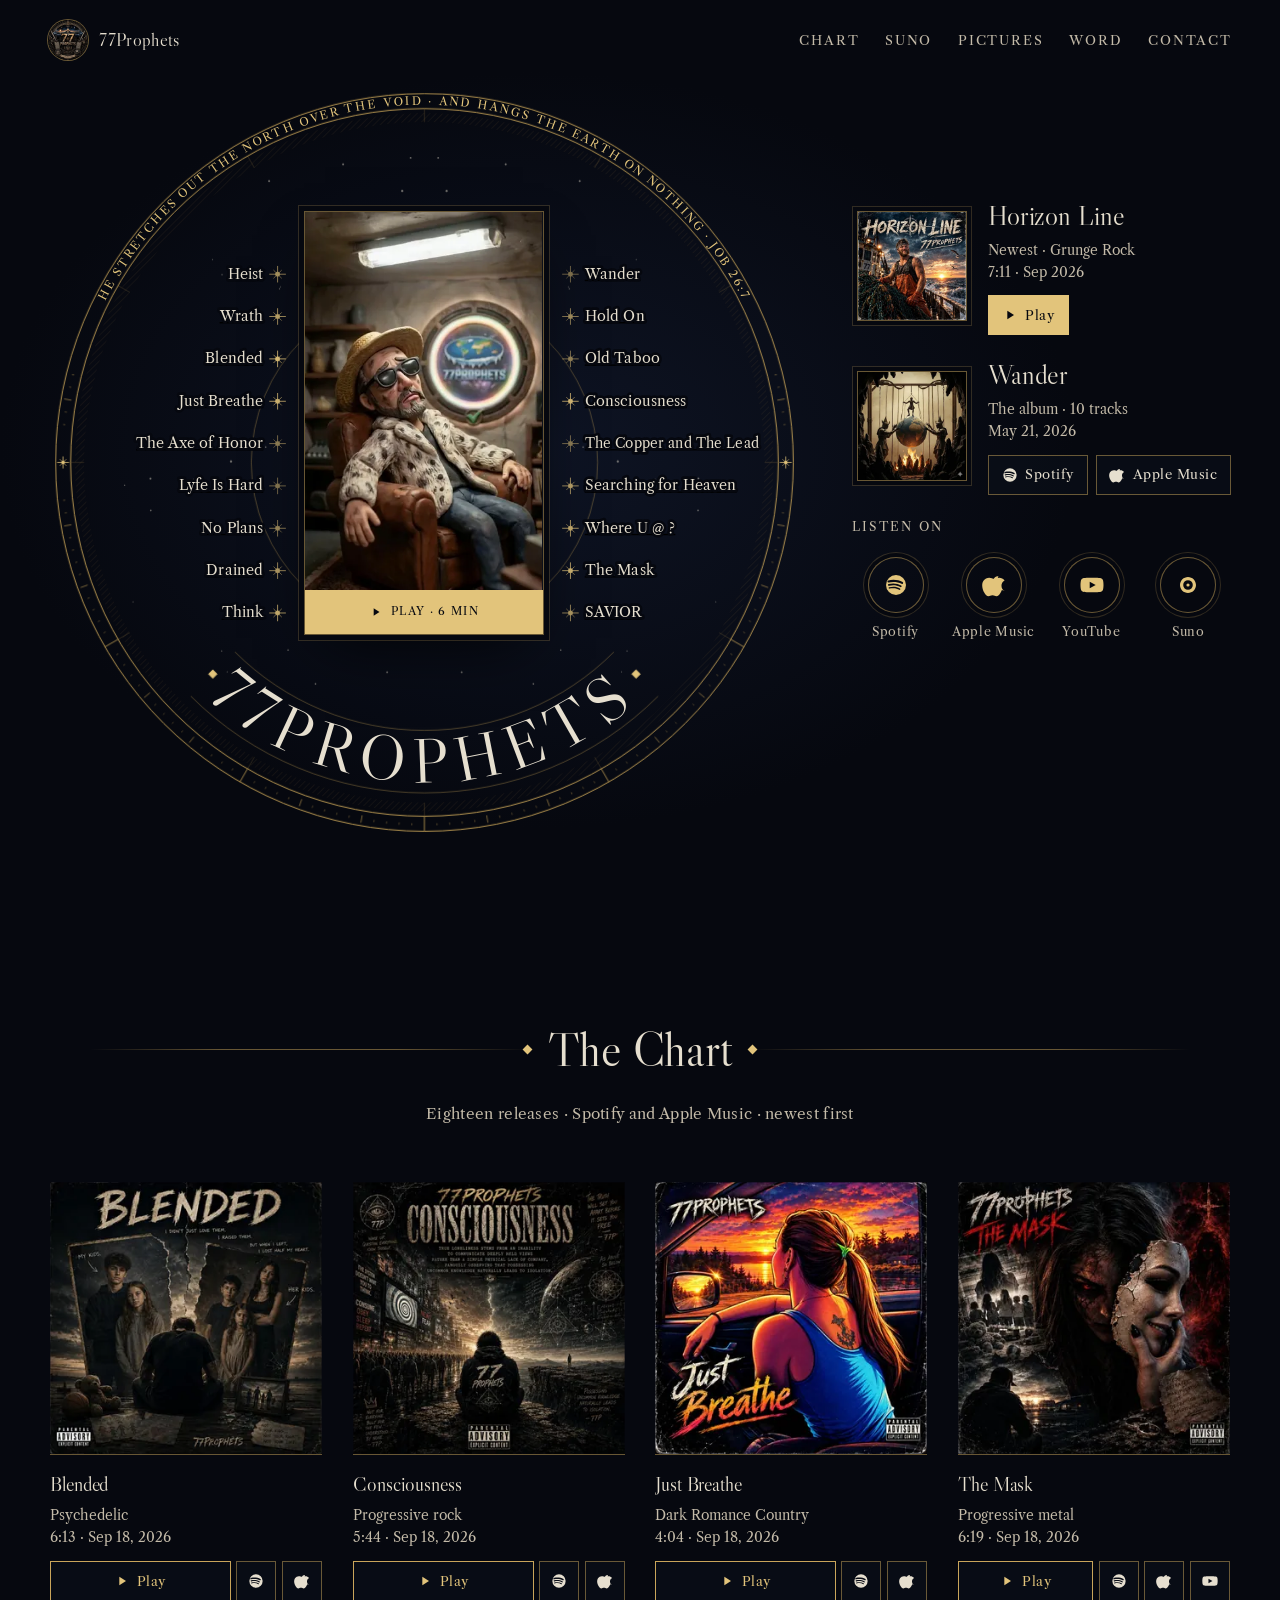
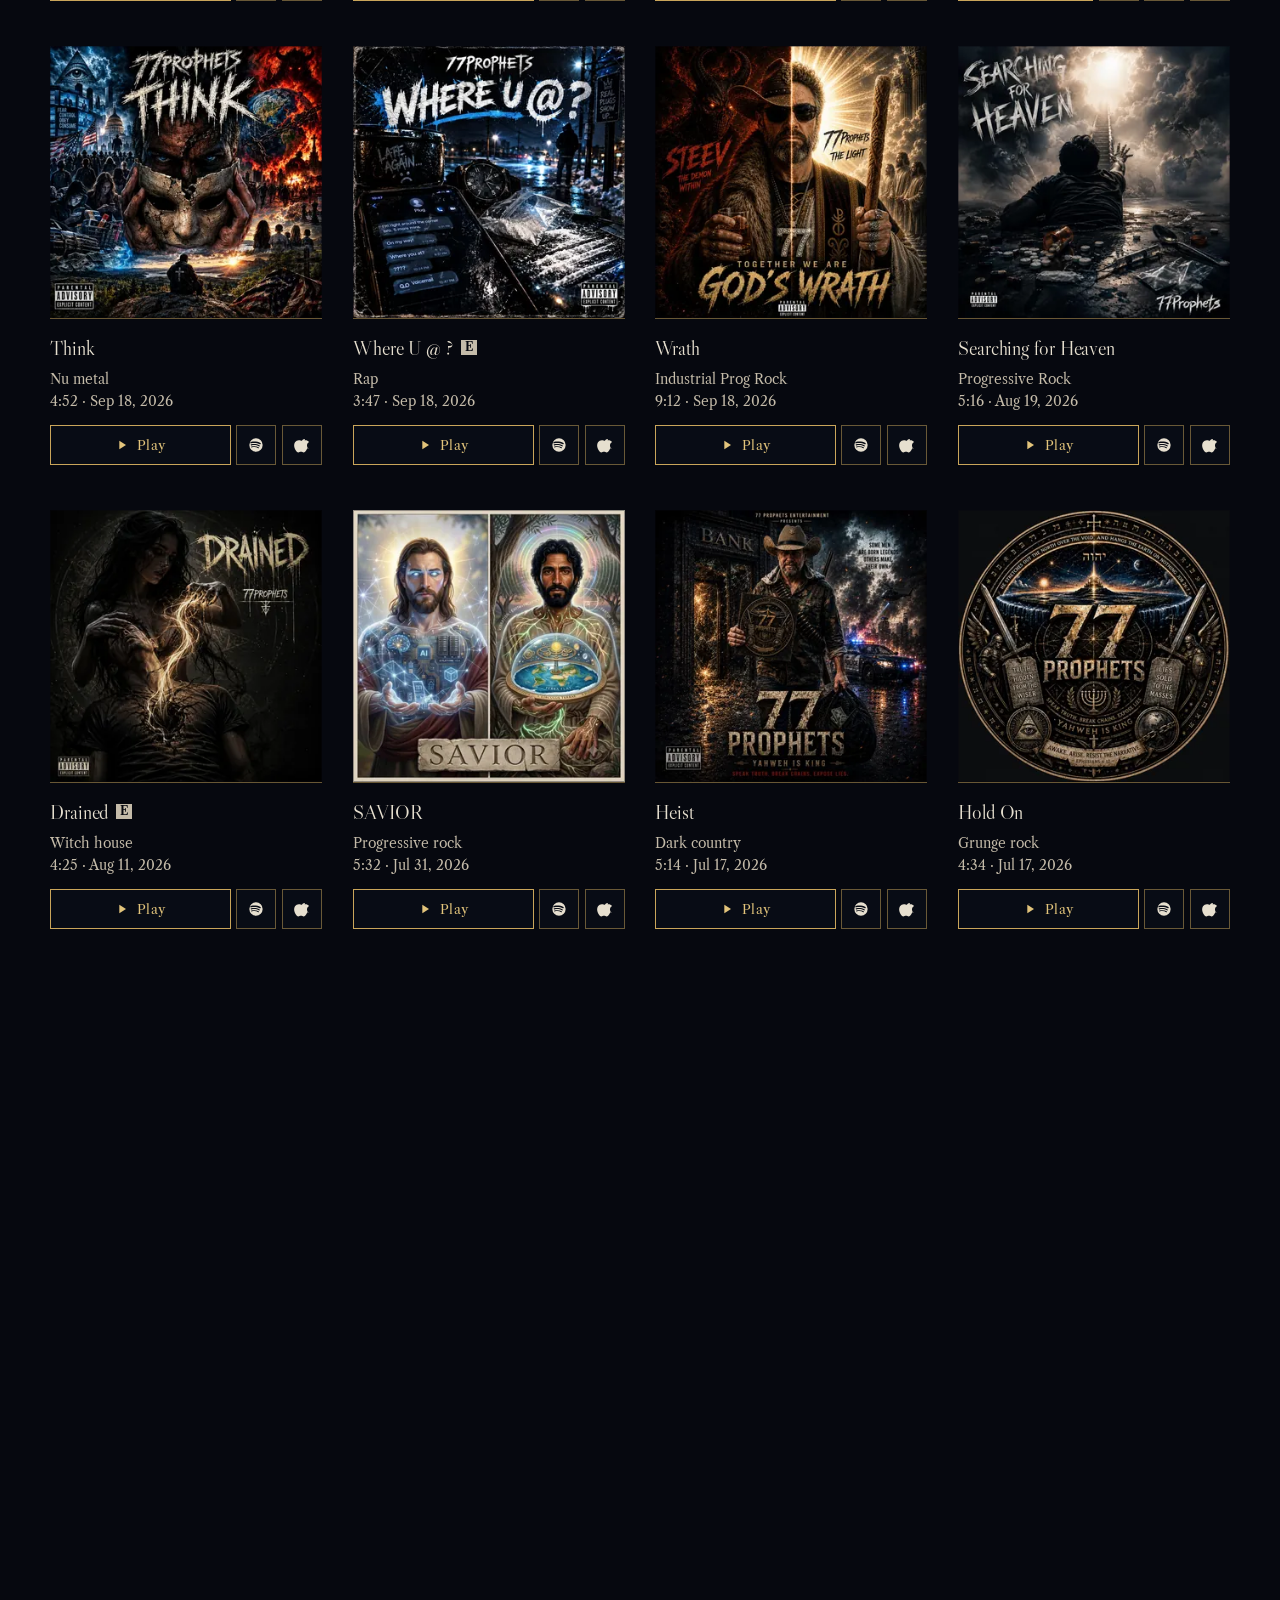
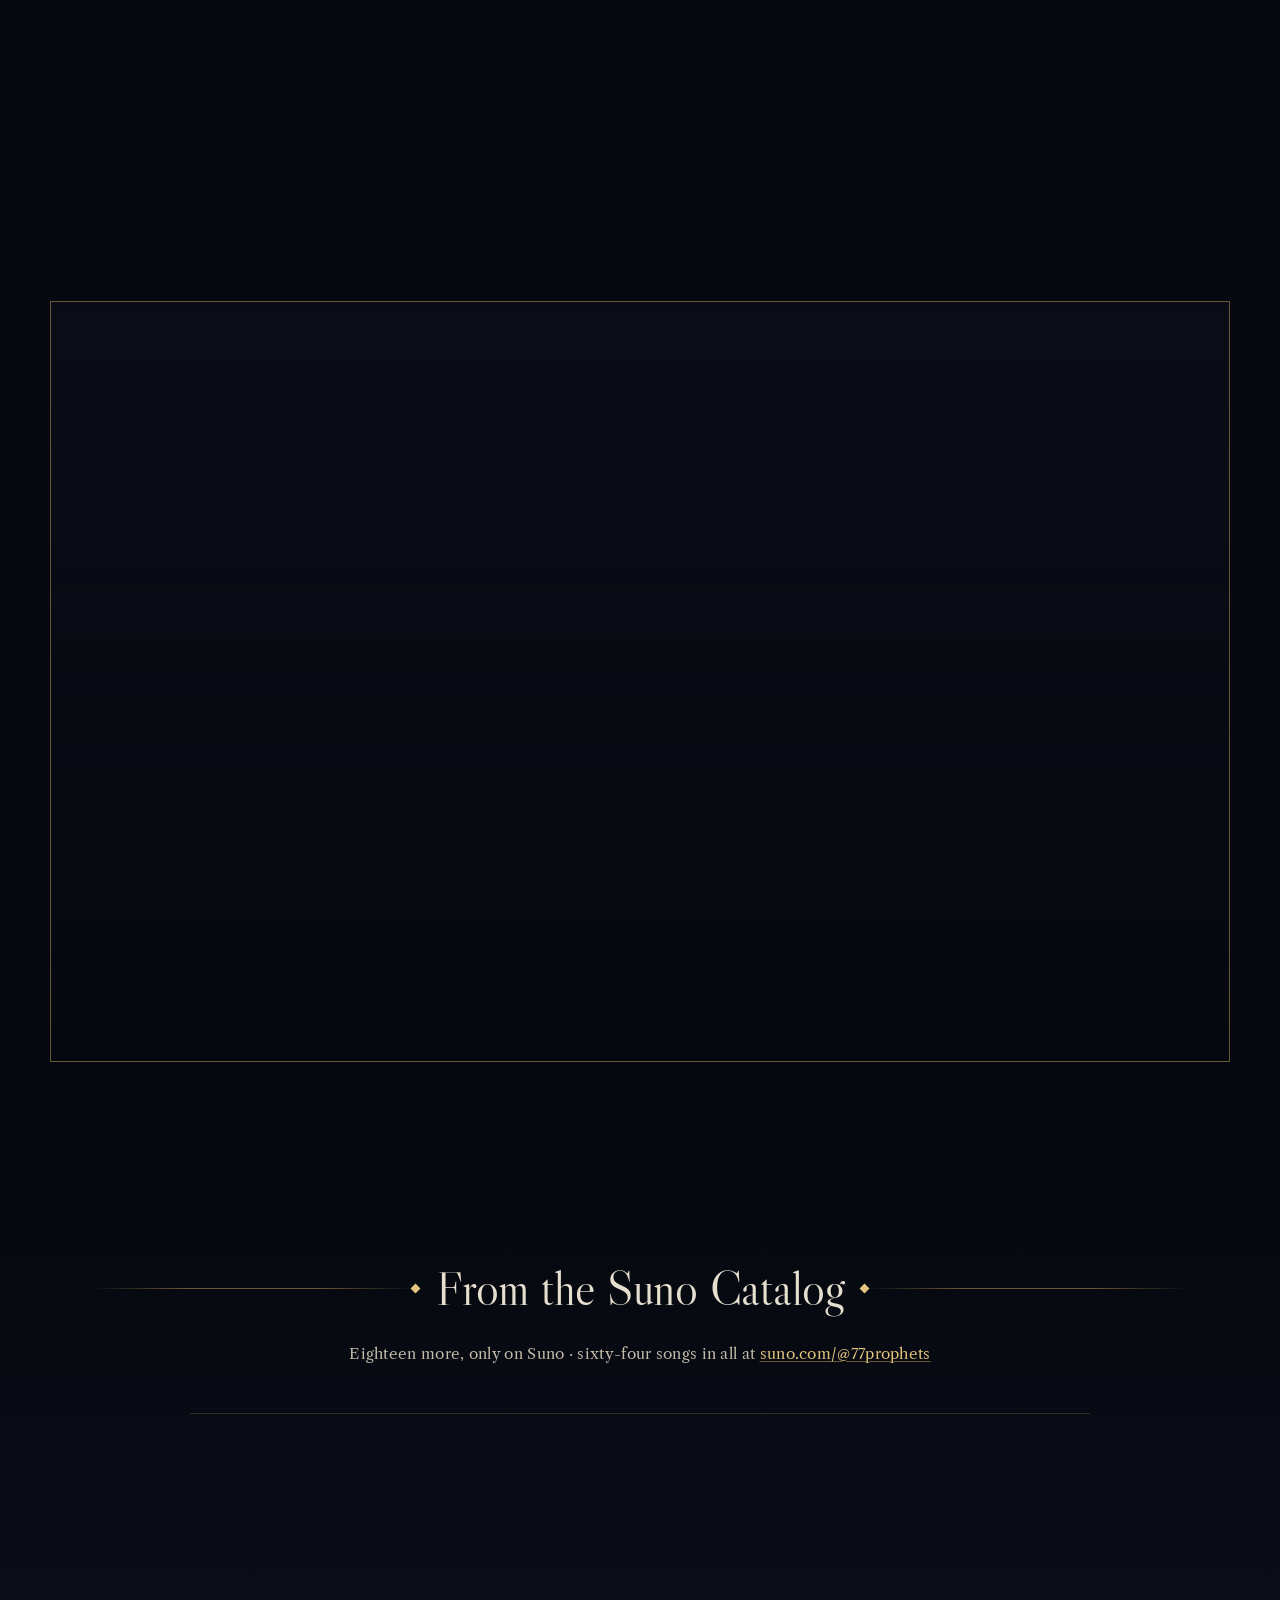
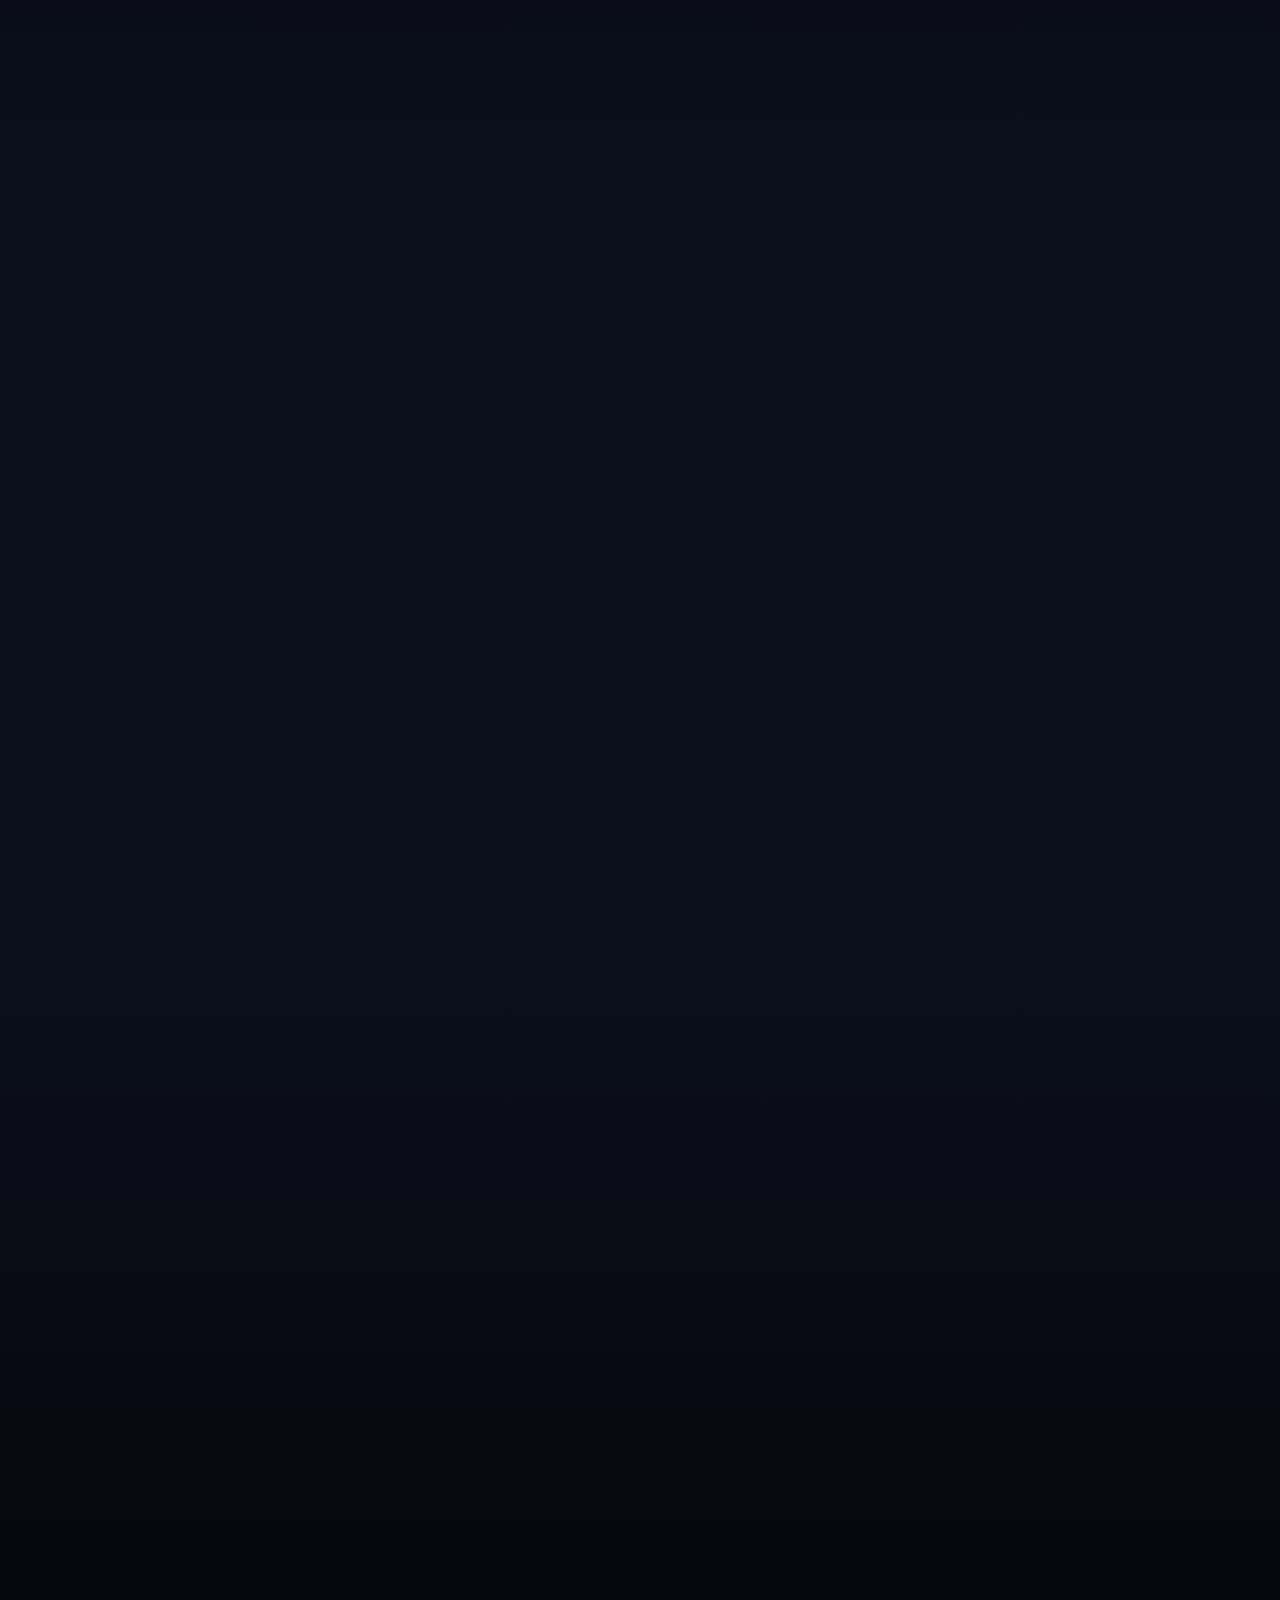
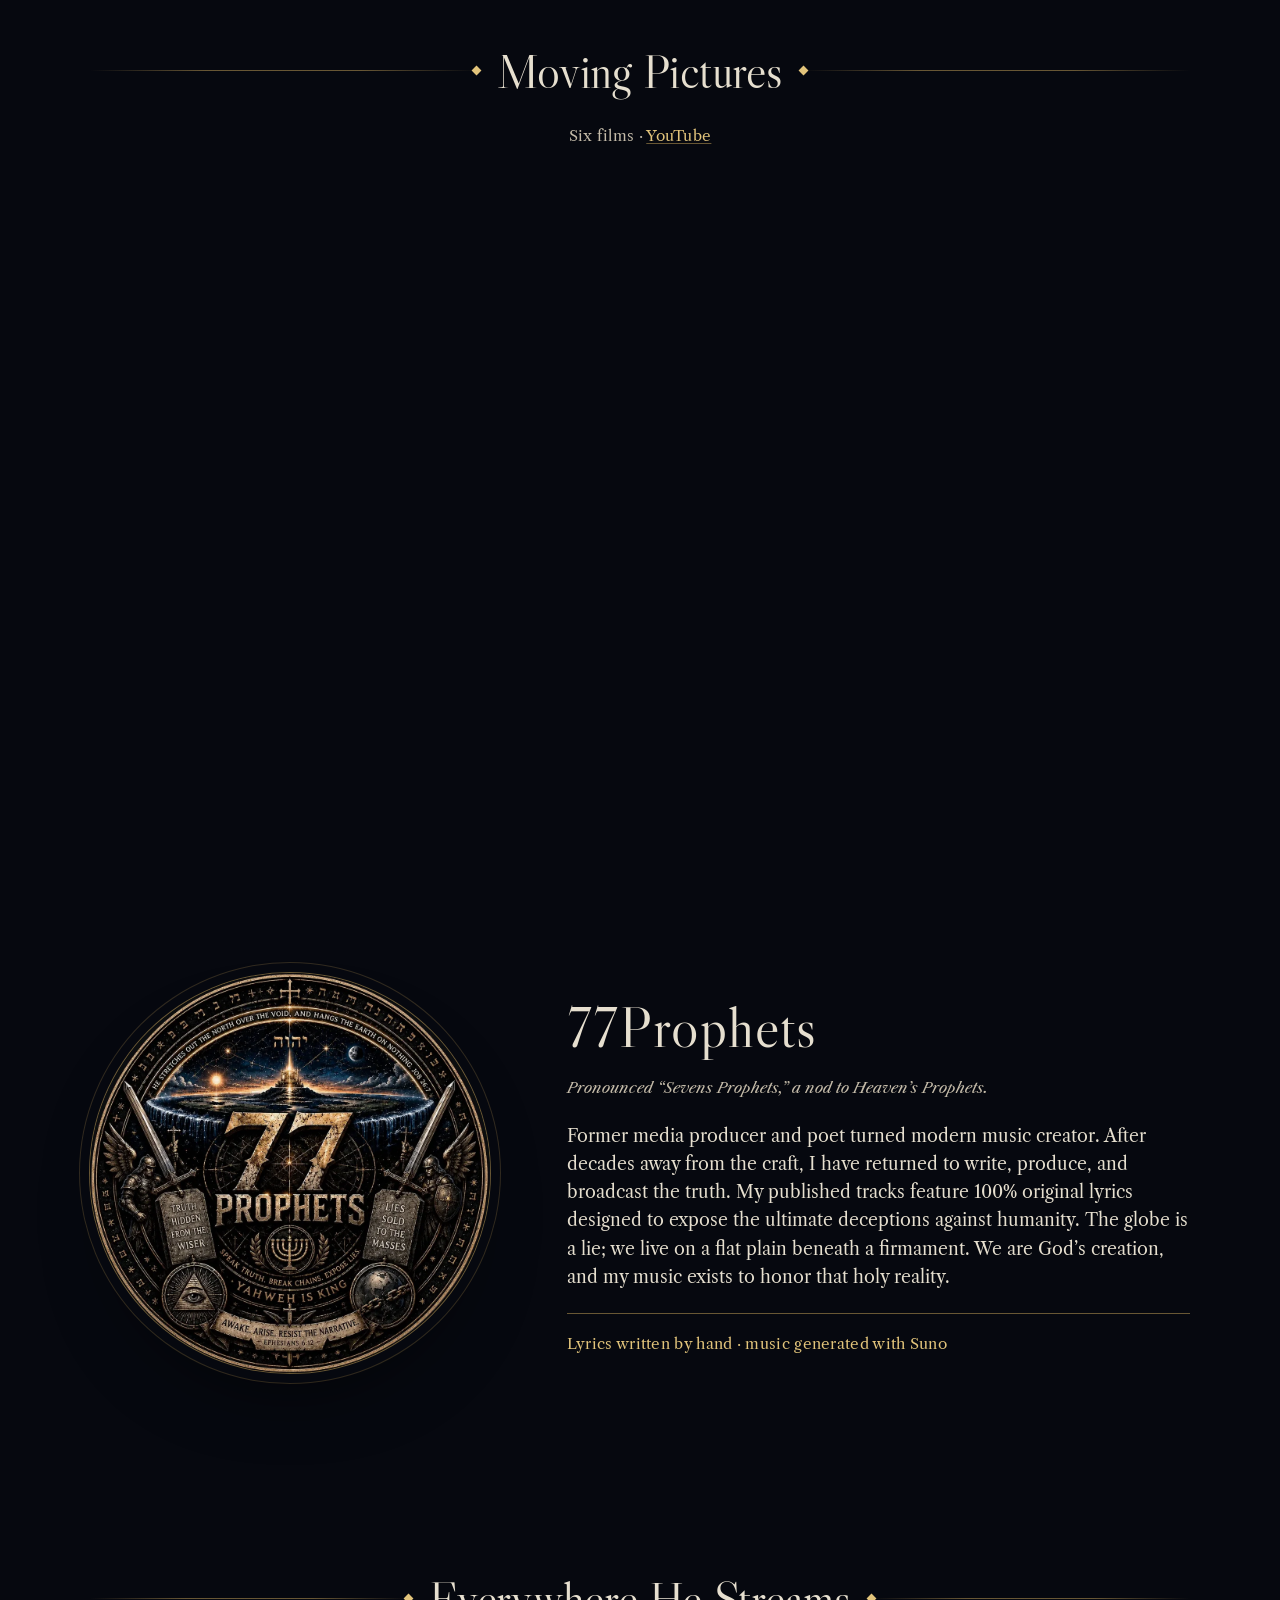
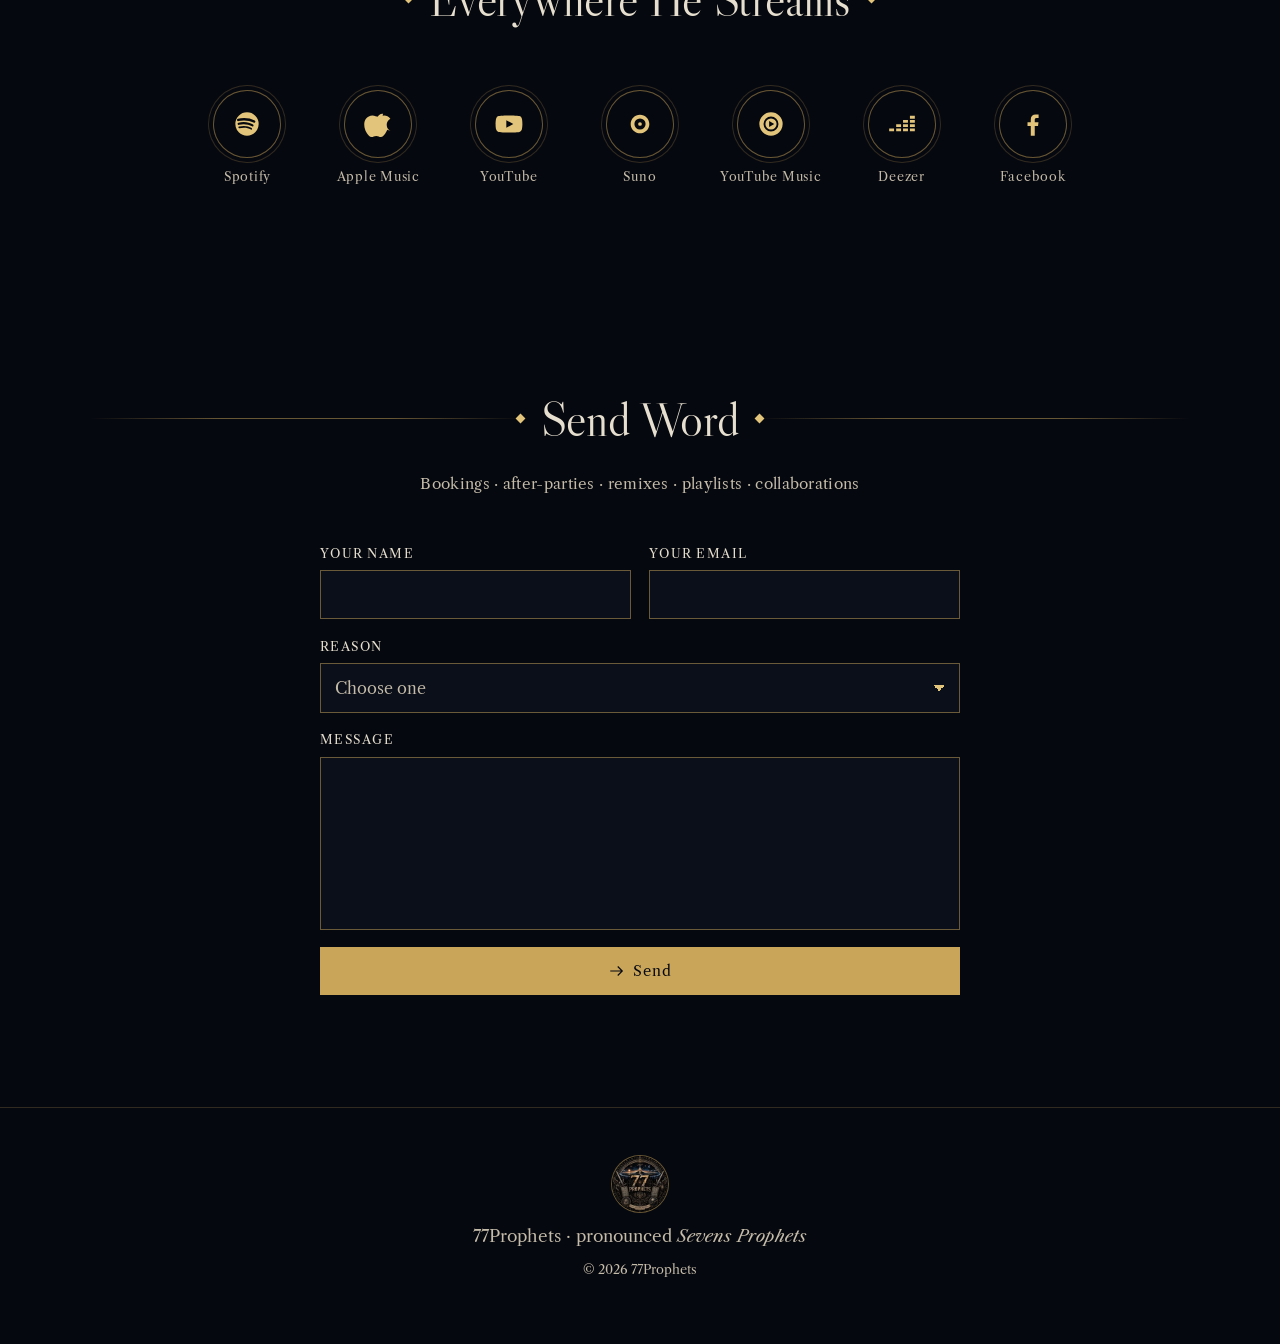
<file: index.html>
<!doctype html>
<html lang="en">
<head>
<meta charset="utf-8">
<meta name="viewport" content="width=device-width, initial-scale=1">
<title>77Prophets — official site: releases, films, and where to listen</title>
<meta name="description" content="77Prophets: original lyrics, music built with Suno. Eighteen releases on Spotify and Apple Music, the full catalog on Suno, six films on YouTube.">
<meta name="theme-color" content="#06080f">
<link rel="canonical" href="https://77prophets.patpadgett.com/">
<meta property="og:type" content="website">
<meta property="og:title" content="77Prophets">
<meta property="og:description" content="Original lyrics, music built with Suno. Releases, films, and every place to listen.">
<meta property="og:url" content="https://77prophets.patpadgett.com/">
<meta property="og:image" content="https://77prophets.patpadgett.com/assets/seal/og-1200.jpg">
<meta property="og:image:width" content="1200"><meta property="og:image:height" content="630">
<meta name="twitter:card" content="summary_large_image">
<link rel="icon" href="assets/seal/favicon-32.png" sizes="32x32">
<link rel="icon" href="assets/seal/favicon-192.png" sizes="192x192">
<link rel="apple-touch-icon" href="assets/seal/favicon-180.png">
<link rel="preload" href="assets/fonts/LibreCaslonDisplay-400.woff2" as="font" type="font/woff2" crossorigin>
<link rel="preload" href="assets/fonts/LibreCaslonText-400.woff2" as="font" type="font/woff2" crossorigin>
<link rel="stylesheet" href="styles.css">
<script type="application/ld+json">{"@context": "https://schema.org", "@graph": [{"@type": "WebSite", "@id": "https://77prophets.patpadgett.com/#website", "url": "https://77prophets.patpadgett.com/", "name": "77Prophets", "publisher": {"@id": "https://77prophets.patpadgett.com/#artist"}}, {"@type": "MusicGroup", "@id": "https://77prophets.patpadgett.com/#artist", "name": "77Prophets", "alternateName": "Sevens Prophets", "url": "https://77prophets.patpadgett.com/", "image": "https://77prophets.patpadgett.com/assets/seal/seal-1024.webp", "description": "Former media producer and poet turned modern music creator. After decades away from the craft, I have returned to write, produce, and broadcast the truth. My published tracks feature 100% original lyrics designed to expose the ultimate deceptions against humanity. The globe is a lie; we live on a fl", "sameAs": ["https://open.spotify.com/artist/5S4yAG9F49QJhHSgjmHF4N", "https://music.apple.com/us/artist/77prophets/6771765438", "https://www.youtube.com/@77Prophets", "https://suno.com/@77prophets", "https://music.youtube.com/channel/UC36L3k_Vg7DIpE_0Y8oYnzw", "https://www.deezer.com/artist/392333441", "https://www.facebook.com/77Prophets"], "album": [{"@type": "MusicAlbum", "@id": "https://77prophets.patpadgett.com/#r-blended", "name": "Blended", "url": "https://77prophets.patpadgett.com/#r-blended", "image": "https://77prophets.patpadgett.com/assets/art/blended-640.webp", "datePublished": "2026-09-18", "byArtist": {"@id": "https://77prophets.patpadgett.com/#artist"}, "numTracks": 1, "albumProductionType": "https://schema.org/StudioAlbum", "albumReleaseType": "https://schema.org/SingleRelease", "sameAs": ["https://open.spotify.com/album/2TcdZ4B99QNjTMoIilhRAl", "https://music.apple.com/us/album/blended-single/6813342866?uo=4"], "track": [{"@type": "MusicRecording", "name": "Blended", "byArtist": {"@id": "https://77prophets.patpadgett.com/#artist"}, "inAlbum": {"@id": "https://77prophets.patpadgett.com/#r-blended"}, "duration": "PT6M13S", "url": "https://open.spotify.com/track/2tTBS5y6Toof6LVPeWhGk2", "genre": "Psychedelic"}]}, {"@type": "MusicAlbum", "@id": "https://77prophets.patpadgett.com/#r-consciousness", "name": "Consciousness", "url": "https://77prophets.patpadgett.com/#r-consciousness", "image": "https://77prophets.patpadgett.com/assets/art/consciousness-640.webp", "datePublished": "2026-09-18", "byArtist": {"@id": "https://77prophets.patpadgett.com/#artist"}, "numTracks": 1, "albumProductionType": "https://schema.org/StudioAlbum", "albumReleaseType": "https://schema.org/SingleRelease", "sameAs": ["https://open.spotify.com/album/77ACLZ1mtebBJgi2UP5wjO", "https://music.apple.com/us/album/consciousness-single/6813338310?uo=4"], "track": [{"@type": "MusicRecording", "name": "Consciousness", "byArtist": {"@id": "https://77prophets.patpadgett.com/#artist"}, "inAlbum": {"@id": "https://77prophets.patpadgett.com/#r-consciousness"}, "duration": "PT5M44S", "url": "https://open.spotify.com/track/7sVDxymcVBSGnM86fJ9jeU", "genre": "Progressive rock"}]}, {"@type": "MusicAlbum", "@id": "https://77prophets.patpadgett.com/#r-just-breathe", "name": "Just Breathe", "url": "https://77prophets.patpadgett.com/#r-just-breathe", "image": "https://77prophets.patpadgett.com/assets/art/just-breathe-640.webp", "datePublished": "2026-09-18", "byArtist": {"@id": "https://77prophets.patpadgett.com/#artist"}, "numTracks": 1, "albumProductionType": "https://schema.org/StudioAlbum", "albumReleaseType": "https://schema.org/SingleRelease", "sameAs": ["https://open.spotify.com/album/3dzeCYjm4bpUNXAfx5Ie4n", "https://music.apple.com/us/album/just-breathe-single/6813909130?uo=4"], "track": [{"@type": "MusicRecording", "name": "Just Breathe", "byArtist": {"@id": "https://77prophets.patpadgett.com/#artist"}, "inAlbum": {"@id": "https://77prophets.patpadgett.com/#r-just-breathe"}, "duration": "PT4M4S", "url": "https://open.spotify.com/track/2D2wqYVuPLLJMusuCLGD9s", "genre": "Dark Romance Country"}]}, {"@type": "MusicAlbum", "@id": "https://77prophets.patpadgett.com/#r-the-mask", "name": "The Mask", "url": "https://77prophets.patpadgett.com/#r-the-mask", "image": "https://77prophets.patpadgett.com/assets/art/the-mask-640.webp", "datePublished": "2026-09-18", "byArtist": {"@id": "https://77prophets.patpadgett.com/#artist"}, "numTracks": 1, "albumProductionType": "https://schema.org/StudioAlbum", "albumReleaseType": "https://schema.org/SingleRelease", "sameAs": ["https://open.spotify.com/album/4Iyy6CyMWLPxdmCzRST4Dc", "https://music.apple.com/us/album/the-mask-single/6813350177?uo=4"], "track": [{"@type": "MusicRecording", "name": "The Mask", "byArtist": {"@id": "https://77prophets.patpadgett.com/#artist"}, "inAlbum": {"@id": "https://77prophets.patpadgett.com/#r-the-mask"}, "duration": "PT6M19S", "url": "https://open.spotify.com/track/0fXTUxT2FQmhsNtTSgLb7v", "genre": "Progressive metal"}]}, {"@type": "MusicAlbum", "@id": "https://77prophets.patpadgett.com/#r-think", "name": "Think", "url": "https://77prophets.patpadgett.com/#r-think", "image": "https://77prophets.patpadgett.com/assets/art/think-640.webp", "datePublished": "2026-09-18", "byArtist": {"@id": "https://77prophets.patpadgett.com/#artist"}, "numTracks": 1, "albumProductionType": "https://schema.org/StudioAlbum", "albumReleaseType": "https://schema.org/SingleRelease", "sameAs": ["https://open.spotify.com/album/4TZWyYVlXBhrSPqMmytmue", "https://music.apple.com/us/album/think-single/6813349250?uo=4"], "track": [{"@type": "MusicRecording", "name": "Think", "byArtist": {"@id": "https://77prophets.patpadgett.com/#artist"}, "inAlbum": {"@id": "https://77prophets.patpadgett.com/#r-think"}, "duration": "PT4M52S", "url": "https://open.spotify.com/track/1J5R7W0bH3A5mmhXkldbXL", "genre": "Nu metal"}]}, {"@type": "MusicAlbum", "@id": "https://77prophets.patpadgett.com/#r-where-u", "name": "Where U @ ?", "url": "https://77prophets.patpadgett.com/#r-where-u", "image": "https://77prophets.patpadgett.com/assets/art/where-u-640.webp", "datePublished": "2026-09-18", "byArtist": {"@id": "https://77prophets.patpadgett.com/#artist"}, "numTracks": 1, "albumProductionType": "https://schema.org/StudioAlbum", "albumReleaseType": "https://schema.org/SingleRelease", "sameAs": ["https://open.spotify.com/album/6NfsplDgkGmFYzDkrv1Jow", "https://music.apple.com/us/album/where-u-single/6813343743?uo=4"], "track": [{"@type": "MusicRecording", "name": "Where U @ ?", "byArtist": {"@id": "https://77prophets.patpadgett.com/#artist"}, "inAlbum": {"@id": "https://77prophets.patpadgett.com/#r-where-u"}, "duration": "PT3M47S", "url": "https://open.spotify.com/track/6JjT2WxfdnghnnD5PpcMLk", "genre": "Rap"}]}, {"@type": "MusicAlbum", "@id": "https://77prophets.patpadgett.com/#r-wrath", "name": "Wrath", "url": "https://77prophets.patpadgett.com/#r-wrath", "image": "https://77prophets.patpadgett.com/assets/art/wrath-640.webp", "datePublished": "2026-09-18", "byArtist": {"@id": "https://77prophets.patpadgett.com/#artist"}, "numTracks": 1, "albumProductionType": "https://schema.org/StudioAlbum", "albumReleaseType": "https://schema.org/SingleRelease", "sameAs": ["https://open.spotify.com/album/1fLHYL6RGwGX7n8No8tqVU", "https://music.apple.com/us/album/wrath-single/6813341035?uo=4"], "track": [{"@type": "MusicRecording", "name": "Wrath", "byArtist": {"@id": "https://77prophets.patpadgett.com/#artist"}, "inAlbum": {"@id": "https://77prophets.patpadgett.com/#r-wrath"}, "duration": "PT9M12S", "url": "https://open.spotify.com/track/5ReW6uNquLsrvfVWMgXTpz", "genre": "Industrial Prog Rock"}]}, {"@type": "MusicAlbum", "@id": "https://77prophets.patpadgett.com/#r-searching-for-heaven", "name": "Searching for Heaven", "url": "https://77prophets.patpadgett.com/#r-searching-for-heaven", "image": "https://77prophets.patpadgett.com/assets/art/searching-for-heaven-640.webp", "datePublished": "2026-08-19", "byArtist": {"@id": "https://77prophets.patpadgett.com/#artist"}, "numTracks": 1, "albumProductionType": "https://schema.org/StudioAlbum", "albumReleaseType": "https://schema.org/SingleRelease", "sameAs": ["https://open.spotify.com/album/1VzmC3AFBLKnHEMigmGbIM", "https://music.apple.com/us/album/searching-for-heaven-single/6802884495?uo=4"], "track": [{"@type": "MusicRecording", "name": "Searching for Heaven", "byArtist": {"@id": "https://77prophets.patpadgett.com/#artist"}, "inAlbum": {"@id": "https://77prophets.patpadgett.com/#r-searching-for-heaven"}, "duration": "PT5M16S", "url": "https://open.spotify.com/track/58wqDe4CL5wyocR5VKAatB", "genre": "Progressive Rock"}]}, {"@type": "MusicAlbum", "@id": "https://77prophets.patpadgett.com/#r-drained", "name": "Drained", "url": "https://77prophets.patpadgett.com/#r-drained", "image": "https://77prophets.patpadgett.com/assets/art/drained-640.webp", "datePublished": "2026-08-11", "byArtist": {"@id": "https://77prophets.patpadgett.com/#artist"}, "numTracks": 1, "albumProductionType": "https://schema.org/StudioAlbum", "albumReleaseType": "https://schema.org/SingleRelease", "sameAs": ["https://open.spotify.com/album/795EWdq3qP0AtUdtK0kx9P", "https://music.apple.com/us/album/drained-single/6799889858?uo=4"], "track": [{"@type": "MusicRecording", "name": "Drained", "byArtist": {"@id": "https://77prophets.patpadgett.com/#artist"}, "inAlbum": {"@id": "https://77prophets.patpadgett.com/#r-drained"}, "duration": "PT4M25S", "url": "https://open.spotify.com/track/0GtPK3IjhoxN1GkwdAMhkk", "genre": "Witch house"}]}, {"@type": "MusicAlbum", "@id": "https://77prophets.patpadgett.com/#r-savior", "name": "SAVIOR", "url": "https://77prophets.patpadgett.com/#r-savior", "image": "https://77prophets.patpadgett.com/assets/art/savior-640.webp", "datePublished": "2026-07-31", "byArtist": {"@id": "https://77prophets.patpadgett.com/#artist"}, "numTracks": 1, "albumProductionType": "https://schema.org/StudioAlbum", "albumReleaseType": "https://schema.org/SingleRelease", "sameAs": ["https://open.spotify.com/album/5vw6xwtxSlLXNLSNY271p2", "https://music.apple.com/us/album/savior-single/6796173075?uo=4"], "track": [{"@type": "MusicRecording", "name": "SAVIOR", "byArtist": {"@id": "https://77prophets.patpadgett.com/#artist"}, "inAlbum": {"@id": "https://77prophets.patpadgett.com/#r-savior"}, "duration": "PT5M32S", "url": "https://open.spotify.com/track/66Aj5os0i7CSxHuf3TphZl", "genre": "Progressive rock"}]}, {"@type": "MusicAlbum", "@id": "https://77prophets.patpadgett.com/#r-heist", "name": "Heist", "url": "https://77prophets.patpadgett.com/#r-heist", "image": "https://77prophets.patpadgett.com/assets/art/heist-640.webp", "datePublished": "2026-07-17", "byArtist": {"@id": "https://77prophets.patpadgett.com/#artist"}, "numTracks": 1, "albumProductionType": "https://schema.org/StudioAlbum", "albumReleaseType": "https://schema.org/SingleRelease", "sameAs": ["https://open.spotify.com/album/3pWfbbFLZzQoDpNdZndZSP", "https://music.apple.com/us/album/heist-single/6791448430?uo=4"], "track": [{"@type": "MusicRecording", "name": "Heist", "byArtist": {"@id": "https://77prophets.patpadgett.com/#artist"}, "inAlbum": {"@id": "https://77prophets.patpadgett.com/#r-heist"}, "duration": "PT5M14S", "url": "https://open.spotify.com/track/3dubFmYJOafHeF9m4vBqJU", "genre": "Dark country"}]}, {"@type": "MusicAlbum", "@id": "https://77prophets.patpadgett.com/#r-hold-on", "name": "Hold On", "url": "https://77prophets.patpadgett.com/#r-hold-on", "image": "https://77prophets.patpadgett.com/assets/art/hold-on-640.webp", "datePublished": "2026-07-17", "byArtist": {"@id": "https://77prophets.patpadgett.com/#artist"}, "numTracks": 1, "albumProductionType": "https://schema.org/StudioAlbum", "albumReleaseType": "https://schema.org/SingleRelease", "sameAs": ["https://open.spotify.com/album/4Ny2psm2jc86mN3oQJ4brD", "https://music.apple.com/us/album/hold-on-single/6791440342?uo=4"], "track": [{"@type": "MusicRecording", "name": "Hold On", "byArtist": {"@id": "https://77prophets.patpadgett.com/#artist"}, "inAlbum": {"@id": "https://77prophets.patpadgett.com/#r-hold-on"}, "duration": "PT4M34S", "url": "https://open.spotify.com/track/2YyODBK8tJOSCLoVCj09yq", "genre": "Grunge rock"}]}, {"@type": "MusicAlbum", "@id": "https://77prophets.patpadgett.com/#r-no-plans", "name": "No Plans", "url": "https://77prophets.patpadgett.com/#r-no-plans", "image": "https://77prophets.patpadgett.com/assets/art/no-plans-640.webp", "datePublished": "2026-07-10", "byArtist": {"@id": "https://77prophets.patpadgett.com/#artist"}, "numTracks": 1, "albumProductionType": "https://schema.org/StudioAlbum", "albumReleaseType": "https://schema.org/SingleRelease", "sameAs": ["https://open.spotify.com/album/3KDnSHgXsa3fzavEVvmgad", "https://music.apple.com/us/album/no-plans-single/6787835528?uo=4"], "track": [{"@type": "MusicRecording", "name": "No Plans", "byArtist": {"@id": "https://77prophets.patpadgett.com/#artist"}, "inAlbum": {"@id": "https://77prophets.patpadgett.com/#r-no-plans"}, "duration": "PT4M25S", "url": "https://open.spotify.com/track/0fa9GH25TKJPNDN1a8ntlB", "genre": "World Psychedelic Fusion"}]}, {"@type": "MusicAlbum", "@id": "https://77prophets.patpadgett.com/#r-old-taboo", "name": "Old Taboo", "url": "https://77prophets.patpadgett.com/#r-old-taboo", "image": "https://77prophets.patpadgett.com/assets/art/old-taboo-640.webp", "datePublished": "2026-07-01", "byArtist": {"@id": "https://77prophets.patpadgett.com/#artist"}, "numTracks": 1, "albumProductionType": "https://schema.org/StudioAlbum", "albumReleaseType": "https://schema.org/SingleRelease", "sameAs": ["https://open.spotify.com/album/7hhmvJBN4FGIBONdXw8LO8", "https://music.apple.com/us/album/old-taboo-single/6785239950?uo=4"], "track": [{"@type": "MusicRecording", "name": "Old Taboo", "byArtist": {"@id": "https://77prophets.patpadgett.com/#artist"}, "inAlbum": {"@id": "https://77prophets.patpadgett.com/#r-old-taboo"}, "duration": "PT5M27S", "url": "https://open.spotify.com/track/3VNcMdAdbsVu6tW7PwgGBN", "genre": "Jungle"}]}, {"@type": "MusicAlbum", "@id": "https://77prophets.patpadgett.com/#r-the-axe-of-honor", "name": "The Axe of Honor", "url": "https://77prophets.patpadgett.com/#r-the-axe-of-honor", "image": "https://77prophets.patpadgett.com/assets/art/the-axe-of-honor-640.webp", "datePublished": "2026-06-08", "byArtist": {"@id": "https://77prophets.patpadgett.com/#artist"}, "numTracks": 1, "albumProductionType": "https://schema.org/StudioAlbum", "albumReleaseType": "https://schema.org/SingleRelease", "sameAs": ["https://open.spotify.com/album/2UG5Zcu9iQU6SprA8rhgeX", "https://music.apple.com/us/album/the-axe-of-honor-single/6778307163?uo=4"], "track": [{"@type": "MusicRecording", "name": "The Axe of Honor", "byArtist": {"@id": "https://77prophets.patpadgett.com/#artist"}, "inAlbum": {"@id": "https://77prophets.patpadgett.com/#r-the-axe-of-honor"}, "duration": "PT6M8S", "url": "https://open.spotify.com/track/7479OxIR1Jd5dUexfNnv03", "genre": "Industrial prog rock"}]}, {"@type": "MusicAlbum", "@id": "https://77prophets.patpadgett.com/#r-the-copper-and-the-lead", "name": "The Copper and The Lead", "url": "https://77prophets.patpadgett.com/#r-the-copper-and-the-lead", "image": "https://77prophets.patpadgett.com/assets/art/the-copper-and-the-lead-640.webp", "datePublished": "2026-06-08", "byArtist": {"@id": "https://77prophets.patpadgett.com/#artist"}, "numTracks": 1, "albumProductionType": "https://schema.org/StudioAlbum", "albumReleaseType": "https://schema.org/SingleRelease", "sameAs": ["https://open.spotify.com/album/7pStUMT1skej0esj8yeilr", "https://music.apple.com/us/album/the-copper-and-the-lead-single/6778273526?uo=4"], "track": [{"@type": "MusicRecording", "name": "The Copper and The Lead", "byArtist": {"@id": "https://77prophets.patpadgett.com/#artist"}, "inAlbum": {"@id": "https://77prophets.patpadgett.com/#r-the-copper-and-the-lead"}, "duration": "PT5M27S", "url": "https://open.spotify.com/track/1CaNMfPo764saXKyZhbXPr", "genre": "Country"}]}, {"@type": "MusicAlbum", "@id": "https://77prophets.patpadgett.com/#r-lyfe-is-hard", "name": "Lyfe Is Hard", "url": "https://77prophets.patpadgett.com/#r-lyfe-is-hard", "image": "https://77prophets.patpadgett.com/assets/art/lyfe-is-hard-640.webp", "datePublished": "2026-06-05", "byArtist": {"@id": "https://77prophets.patpadgett.com/#artist"}, "numTracks": 1, "albumProductionType": "https://schema.org/StudioAlbum", "albumReleaseType": "https://schema.org/SingleRelease", "sameAs": ["https://open.spotify.com/album/0B9PnoJnOvCoaO03bVPVAa", "https://music.apple.com/us/album/lyfe-is-hard-single/6778473949?uo=4"], "track": [{"@type": "MusicRecording", "name": "Lyfe Is Hard", "byArtist": {"@id": "https://77prophets.patpadgett.com/#artist"}, "inAlbum": {"@id": "https://77prophets.patpadgett.com/#r-lyfe-is-hard"}, "duration": "PT7M12S", "url": "https://open.spotify.com/track/0YRz5eTRfXRBjIrIeQtc2t", "genre": "Progressive metal"}]}, {"@type": "MusicAlbum", "@id": "https://77prophets.patpadgett.com/#r-wander", "name": "Wander", "url": "https://77prophets.patpadgett.com/#r-wander", "image": "https://77prophets.patpadgett.com/assets/art/wander-640.webp", "datePublished": "2026-05-21", "byArtist": {"@id": "https://77prophets.patpadgett.com/#artist"}, "numTracks": 10, "albumProductionType": "https://schema.org/StudioAlbum", "albumReleaseType": "https://schema.org/AlbumRelease", "sameAs": ["https://open.spotify.com/album/1yW2VjOmcuKh3KDiJFXqeQ", "https://music.apple.com/us/album/wander/6774386990?uo=4"], "track": [{"@type": "MusicRecording", "name": "The Trap", "byArtist": {"@id": "https://77prophets.patpadgett.com/#artist"}, "inAlbum": {"@id": "https://77prophets.patpadgett.com/#r-wander"}, "duration": "PT6M6S", "url": "https://open.spotify.com/track/4FGCFAjGF3S8HiyRfjpVTV", "genre": "Post rock"}, {"@type": "MusicRecording", "name": "Digital Luv", "byArtist": {"@id": "https://77prophets.patpadgett.com/#artist"}, "inAlbum": {"@id": "https://77prophets.patpadgett.com/#r-wander"}, "duration": "PT5M19S", "url": "https://open.spotify.com/track/3tSbhruAMEWyx6IUdRKg7b", "genre": "Psychedelic"}, {"@type": "MusicRecording", "name": "Steev", "byArtist": {"@id": "https://77prophets.patpadgett.com/#artist"}, "inAlbum": {"@id": "https://77prophets.patpadgett.com/#r-wander"}, "duration": "PT6M3S", "url": "https://open.spotify.com/track/43er44tJ6yLgNE0015qmp6", "genre": "Nu metal"}, {"@type": "MusicRecording", "name": "Wander", "byArtist": {"@id": "https://77prophets.patpadgett.com/#artist"}, "inAlbum": {"@id": "https://77prophets.patpadgett.com/#r-wander"}, "duration": "PT11M20S", "url": "https://open.spotify.com/track/6tWAaQsk2kKQyvsrZiBSyI", "genre": "Progressive rock"}, {"@type": "MusicRecording", "name": "The World is in Jeopardy", "byArtist": {"@id": "https://77prophets.patpadgett.com/#artist"}, "inAlbum": {"@id": "https://77prophets.patpadgett.com/#r-wander"}, "duration": "PT4M46S", "url": "https://open.spotify.com/track/2WvX6PrIEXyS7gmQXDGlCg", "genre": "Glitch hop"}, {"@type": "MusicRecording", "name": "Fly Away Boy", "byArtist": {"@id": "https://77prophets.patpadgett.com/#artist"}, "inAlbum": {"@id": "https://77prophets.patpadgett.com/#r-wander"}, "duration": "PT4M38S", "url": "https://open.spotify.com/track/1t2DVdqFyuzvFD55a9rgN9", "genre": "Psychedelic"}, {"@type": "MusicRecording", "name": "The Ghost in the Machine", "byArtist": {"@id": "https://77prophets.patpadgett.com/#artist"}, "inAlbum": {"@id": "https://77prophets.patpadgett.com/#r-wander"}, "duration": "PT4M24S", "url": "https://open.spotify.com/track/7CT5gC5Ic0U9s7xq0gbbbW", "genre": "Industrial prog rock"}, {"@type": "MusicRecording", "name": "Down the Drain", "byArtist": {"@id": "https://77prophets.patpadgett.com/#artist"}, "inAlbum": {"@id": "https://77prophets.patpadgett.com/#r-wander"}, "duration": "PT7M27S", "url": "https://open.spotify.com/track/65Crs5chLqdwqoUuXabLJ5", "genre": "World"}, {"@type": "MusicRecording", "name": "The Ketamine Krabwalk", "byArtist": {"@id": "https://77prophets.patpadgett.com/#artist"}, "inAlbum": {"@id": "https://77prophets.patpadgett.com/#r-wander"}, "duration": "PT6M0S", "url": "https://open.spotify.com/track/15OUHBDZCBEzlhHDY7183A", "genre": "Downtempo ambient"}, {"@type": "MusicRecording", "name": "Wander (Original Poetry)", "byArtist": {"@id": "https://77prophets.patpadgett.com/#artist"}, "inAlbum": {"@id": "https://77prophets.patpadgett.com/#r-wander"}, "duration": "PT10M49S", "url": "https://open.spotify.com/track/3tjI2w7Q4Bf80h2dNqUWzy", "genre": "Spoken word"}]}]}, {"@type": "VideoObject", "@id": "https://77prophets.patpadgett.com/#v-9H0cE45GE9E", "name": "The Mask", "description": "This song took me longer than any others that I’ve written due to the complex and severe trauma that experienced during this relationship. I’m also pretty excited that an AI video creation app decided to adopt this genre and style a video that I created. It’s very reminiscent of the old tool videos.", "thumbnailUrl": ["https://77prophets.patpadgett.com/assets/posters/9H0cE45GE9E.webp"], "uploadDate": "2026-08-05", "duration": "PT6M20S", "embedUrl": "https://www.youtube-nocookie.com/embed/9H0cE45GE9E", "url": "https://www.youtube.com/watch?v=9H0cE45GE9E", "author": {"@id": "https://77prophets.patpadgett.com/#artist"}}, {"@type": "VideoObject", "@id": "https://77prophets.patpadgett.com/#v-0jO2XBqS9OM", "name": "The Trap", "description": "There’s a pretty popular theory that the moon is an interdimensional holographic machine. When you die, they say that you see a tunnel of light. Some say that this is a trap in order to get you to be recycled as an energy source and be put back down on earth. I believe it’s 100% true. Do some resear", "thumbnailUrl": ["https://77prophets.patpadgett.com/assets/posters/0jO2XBqS9OM.webp"], "uploadDate": "2026-06-06", "duration": "PT6M7S", "embedUrl": "https://www.youtube-nocookie.com/embed/0jO2XBqS9OM", "url": "https://www.youtube.com/watch?v=0jO2XBqS9OM", "author": {"@id": "https://77prophets.patpadgett.com/#artist"}}, {"@type": "VideoObject", "@id": "https://77prophets.patpadgett.com/#v-Mi6k4TmSCK8", "name": "Ketamine Krabwalk", "description": "Ketamine Krabwalk, a film by 77Prophets.", "thumbnailUrl": ["https://77prophets.patpadgett.com/assets/posters/Mi6k4TmSCK8.webp"], "uploadDate": "2026-06-06", "duration": "PT6M1S", "embedUrl": "https://www.youtube-nocookie.com/embed/Mi6k4TmSCK8", "url": "https://www.youtube.com/watch?v=Mi6k4TmSCK8", "author": {"@id": "https://77prophets.patpadgett.com/#artist"}, "contentUrl": "https://77prophets.patpadgett.com/assets/video/krabwalk-360.mp4"}, {"@type": "VideoObject", "@id": "https://77prophets.patpadgett.com/#v-DgXkb9--NWo", "name": "Dry", "description": "The song for all those that have been destroyed by a narcissist. I promise you that it will get better. It just takes time.", "thumbnailUrl": ["https://77prophets.patpadgett.com/assets/posters/DgXkb9--NWo.webp"], "uploadDate": "2026-06-06", "duration": "PT3M18S", "embedUrl": "https://www.youtube-nocookie.com/embed/DgXkb9--NWo", "url": "https://www.youtube.com/watch?v=DgXkb9--NWo", "author": {"@id": "https://77prophets.patpadgett.com/#artist"}}, {"@type": "VideoObject", "@id": "https://77prophets.patpadgett.com/#v-gyBCdFIRSbQ", "name": "Wander (Promo Video)", "description": "I put together this little promotion video for the title track wander", "thumbnailUrl": ["https://77prophets.patpadgett.com/assets/posters/gyBCdFIRSbQ.webp"], "uploadDate": "2026-05-28", "duration": "PT3M59S", "embedUrl": "https://www.youtube-nocookie.com/embed/gyBCdFIRSbQ", "url": "https://www.youtube.com/watch?v=gyBCdFIRSbQ", "author": {"@id": "https://77prophets.patpadgett.com/#artist"}}, {"@type": "VideoObject", "@id": "https://77prophets.patpadgett.com/#v-Ih0XRfu945s", "name": "Ghost in the Machine", "description": "This is my first project, combining writing lyrics, composing a song, using Suno and also Beatvid to create the video.", "thumbnailUrl": ["https://77prophets.patpadgett.com/assets/posters/Ih0XRfu945s.webp"], "uploadDate": "2026-04-16", "duration": "PT4M24S", "embedUrl": "https://www.youtube-nocookie.com/embed/Ih0XRfu945s", "url": "https://www.youtube.com/watch?v=Ih0XRfu945s", "author": {"@id": "https://77prophets.patpadgett.com/#artist"}}]}</script>
</head>
<body>
<a class="skip" href="#chart">Skip to the releases</a>

<header class="top">
  <a class="mark" href="#top" aria-label="77Prophets, top of page"><img src="assets/seal/seal-round-160.webp" width="40" height="40" alt=""><span>77Prophets</span></a>
  <nav class="nav" aria-label="Sections">
    <a href="#chart">Chart</a>
    <a href="#suno">Suno</a>
    <a href="#pictures">Pictures</a>
    <a href="#word">Word</a>
    <a href="#contact">Contact</a>
  </nav>
</header>

<main id="top">
<section class="hero" aria-label="77Prophets">
  <div class="dome" id="dome">
    <svg class="dome-svg" viewBox="0 0 1000 1000" xmlns="http://www.w3.org/2000/svg" aria-hidden="true" focusable="false"><defs><pattern id="hatch" width="6" height="6" patternUnits="userSpaceOnUse" patternTransform="rotate(45)"><line x1="0" y1="0" x2="0" y2="6" stroke="#c9a55a" stroke-width=".7" stroke-opacity=".3"/></pattern><path id="arc-top" d="M53.6,337.5 A475,475 0 0 1 946.4,337.5" fill="none"/><path id="arc-name" d="M131.9,712.5 A425,425 0 0 0 868.1,712.5" fill="none"/></defs><g class="d-rot"><circle class="d-hatch" cx="500" cy="500" r="458" fill="none" stroke="url(#hatch)" stroke-width="12"/><circle class="d-ring d-ring-h" style="--i:0;--len:3079" cx="500" cy="500" r="490"/><circle class="d-ring d-ring-h" style="--i:1;--len:2953" cx="500" cy="500" r="470"/><circle class="d-ring d-ring-in" style="--i:2;--len:1445" cx="500" cy="500" r="230"/><circle class="d-ring d-ring-in d-ring-dash" style="--i:3;--len:942" cx="500" cy="500" r="150" stroke-dasharray="2 6"/><path class="d-ring d-ring-in" style="--i:4;--len:559" d="M248.3,751.7 A356,356 0 0 0 751.7,751.7"/><path class="d-ring d-ring-in" style="--i:5;--len:690" d="M189.6,810.4 A439,439 0 0 0 810.4,810.4"/><g class="d-orn" transform="translate(218.9,781.1) rotate(45)"><rect x="-4" y="-4" width="8" height="8"/></g><g class="d-orn" transform="translate(781.1,781.1) rotate(45)"><rect x="-4" y="-4" width="8" height="8"/></g><line class="d-mer" style="--i:6" x1="952.0" y1="500.0" x2="970.0" y2="500.0"/><line class="d-mer" style="--i:6" x1="891.4" y1="726.0" x2="907.0" y2="735.0"/><line class="d-mer" style="--i:6" x1="726.0" y1="891.4" x2="735.0" y2="907.0"/><line class="d-mer" style="--i:6" x1="500.0" y1="952.0" x2="500.0" y2="970.0"/><line class="d-mer" style="--i:7" x1="274.0" y1="891.4" x2="265.0" y2="907.0"/><line class="d-mer" style="--i:7" x1="108.6" y1="726.0" x2="93.0" y2="735.0"/><line class="d-mer" style="--i:7" x1="48.0" y1="500.0" x2="30.0" y2="500.0"/><line class="d-mer" style="--i:7" x1="108.6" y1="274.0" x2="93.0" y2="265.0"/><line class="d-mer" style="--i:8" x1="274.0" y1="108.6" x2="265.0" y2="93.0"/><line class="d-mer" style="--i:8" x1="500.0" y1="48.0" x2="500.0" y2="30.0"/><line class="d-mer" style="--i:8" x1="726.0" y1="108.6" x2="735.0" y2="93.0"/><line class="d-mer" style="--i:8" x1="891.4" y1="274.0" x2="907.0" y2="265.0"/><g class="d-ticks"><line x1="976.9" y1="550.1" x2="979.9" y2="550.4" stroke-width="0.6"/><line x1="974.8" y1="566.7" x2="977.8" y2="567.2" stroke-width="0.6"/><line x1="968.8" y1="582.7" x2="978.6" y2="584.4" stroke-width="0.9"/><line x1="969.0" y1="599.7" x2="972.0" y2="600.3" stroke-width="0.6"/><line x1="965.3" y1="616.0" x2="968.2" y2="616.7" stroke-width="0.6"/><line x1="960.9" y1="632.2" x2="963.8" y2="633.0" stroke-width="0.6"/><line x1="956.0" y1="648.2" x2="958.9" y2="649.1" stroke-width="0.6"/><line x1="947.3" y1="662.8" x2="956.7" y2="666.2" stroke-width="0.9"/><line x1="944.6" y1="679.6" x2="947.4" y2="680.7" stroke-width="0.6"/><line x1="938.0" y1="695.0" x2="940.8" y2="696.3" stroke-width="0.6"/><line x1="931.0" y1="710.2" x2="933.7" y2="711.5" stroke-width="0.6"/><line x1="923.4" y1="725.1" x2="926.0" y2="726.5" stroke-width="0.6"/><line x1="907.0" y1="735.0" x2="924.4" y2="745.0" stroke-width="1.2"/><line x1="906.6" y1="754.1" x2="909.2" y2="755.7" stroke-width="0.6"/><line x1="897.5" y1="768.1" x2="900.0" y2="769.8" stroke-width="0.6"/><line x1="887.9" y1="781.8" x2="890.4" y2="783.6" stroke-width="0.6"/><line x1="877.9" y1="795.2" x2="880.2" y2="797.1" stroke-width="0.6"/><line x1="864.6" y1="806.0" x2="872.3" y2="812.4" stroke-width="0.9"/><line x1="856.3" y1="820.8" x2="858.6" y2="822.9" stroke-width="0.6"/><line x1="844.9" y1="833.1" x2="847.1" y2="835.2" stroke-width="0.6"/><line x1="833.1" y1="844.9" x2="835.2" y2="847.1" stroke-width="0.6"/><line x1="820.8" y1="856.3" x2="822.9" y2="858.6" stroke-width="0.6"/><line x1="806.0" y1="864.6" x2="812.4" y2="872.3" stroke-width="0.9"/><line x1="795.2" y1="877.9" x2="797.1" y2="880.2" stroke-width="0.6"/><line x1="781.8" y1="887.9" x2="783.6" y2="890.4" stroke-width="0.6"/><line x1="768.1" y1="897.5" x2="769.8" y2="900.0" stroke-width="0.6"/><line x1="754.1" y1="906.6" x2="755.7" y2="909.2" stroke-width="0.6"/><line x1="735.0" y1="907.0" x2="745.0" y2="924.4" stroke-width="1.2"/><line x1="725.1" y1="923.4" x2="726.5" y2="926.0" stroke-width="0.6"/><line x1="710.2" y1="931.0" x2="711.5" y2="933.7" stroke-width="0.6"/><line x1="695.0" y1="938.0" x2="696.3" y2="940.8" stroke-width="0.6"/><line x1="679.6" y1="944.6" x2="680.7" y2="947.4" stroke-width="0.6"/><line x1="662.8" y1="947.3" x2="666.2" y2="956.7" stroke-width="0.9"/><line x1="648.2" y1="956.0" x2="649.1" y2="958.9" stroke-width="0.6"/><line x1="632.2" y1="960.9" x2="633.0" y2="963.8" stroke-width="0.6"/><line x1="616.0" y1="965.3" x2="616.7" y2="968.2" stroke-width="0.6"/><line x1="599.7" y1="969.0" x2="600.3" y2="972.0" stroke-width="0.6"/><line x1="582.7" y1="968.8" x2="584.4" y2="978.6" stroke-width="0.9"/><line x1="566.7" y1="974.8" x2="567.2" y2="977.8" stroke-width="0.6"/><line x1="550.1" y1="976.9" x2="550.4" y2="979.9" stroke-width="0.6"/><line x1="533.4" y1="978.3" x2="533.7" y2="981.3" stroke-width="0.6"/><line x1="516.7" y1="979.2" x2="516.8" y2="982.2" stroke-width="0.6"/><line x1="500.0" y1="970.0" x2="500.0" y2="990.0" stroke-width="1.2"/><line x1="483.3" y1="979.2" x2="483.2" y2="982.2" stroke-width="0.6"/><line x1="466.6" y1="978.3" x2="466.3" y2="981.3" stroke-width="0.6"/><line x1="449.9" y1="976.9" x2="449.6" y2="979.9" stroke-width="0.6"/><line x1="433.3" y1="974.8" x2="432.8" y2="977.8" stroke-width="0.6"/><line x1="417.3" y1="968.8" x2="415.6" y2="978.6" stroke-width="0.9"/><line x1="400.3" y1="969.0" x2="399.7" y2="972.0" stroke-width="0.6"/><line x1="384.0" y1="965.3" x2="383.3" y2="968.2" stroke-width="0.6"/><line x1="367.8" y1="960.9" x2="367.0" y2="963.8" stroke-width="0.6"/><line x1="351.8" y1="956.0" x2="350.9" y2="958.9" stroke-width="0.6"/><line x1="337.2" y1="947.3" x2="333.8" y2="956.7" stroke-width="0.9"/><line x1="320.4" y1="944.6" x2="319.3" y2="947.4" stroke-width="0.6"/><line x1="305.0" y1="938.0" x2="303.7" y2="940.8" stroke-width="0.6"/><line x1="289.8" y1="931.0" x2="288.5" y2="933.7" stroke-width="0.6"/><line x1="274.9" y1="923.4" x2="273.5" y2="926.0" stroke-width="0.6"/><line x1="265.0" y1="907.0" x2="255.0" y2="924.4" stroke-width="1.2"/><line x1="245.9" y1="906.6" x2="244.3" y2="909.2" stroke-width="0.6"/><line x1="231.9" y1="897.5" x2="230.2" y2="900.0" stroke-width="0.6"/><line x1="218.2" y1="887.9" x2="216.4" y2="890.4" stroke-width="0.6"/><line x1="204.8" y1="877.9" x2="202.9" y2="880.2" stroke-width="0.6"/><line x1="194.0" y1="864.6" x2="187.6" y2="872.3" stroke-width="0.9"/><line x1="179.2" y1="856.3" x2="177.1" y2="858.6" stroke-width="0.6"/><line x1="166.9" y1="844.9" x2="164.8" y2="847.1" stroke-width="0.6"/><line x1="155.1" y1="833.1" x2="152.9" y2="835.2" stroke-width="0.6"/><line x1="143.7" y1="820.8" x2="141.4" y2="822.9" stroke-width="0.6"/><line x1="135.4" y1="806.0" x2="127.7" y2="812.4" stroke-width="0.9"/><line x1="122.1" y1="795.2" x2="119.8" y2="797.1" stroke-width="0.6"/><line x1="112.1" y1="781.8" x2="109.6" y2="783.6" stroke-width="0.6"/><line x1="102.5" y1="768.1" x2="100.0" y2="769.8" stroke-width="0.6"/><line x1="93.4" y1="754.1" x2="90.8" y2="755.7" stroke-width="0.6"/><line x1="93.0" y1="735.0" x2="75.6" y2="745.0" stroke-width="1.2"/><line x1="76.6" y1="725.1" x2="74.0" y2="726.5" stroke-width="0.6"/><line x1="69.0" y1="710.2" x2="66.3" y2="711.5" stroke-width="0.6"/><line x1="62.0" y1="695.0" x2="59.2" y2="696.3" stroke-width="0.6"/><line x1="55.4" y1="679.6" x2="52.6" y2="680.7" stroke-width="0.6"/><line x1="52.7" y1="662.8" x2="43.3" y2="666.2" stroke-width="0.9"/><line x1="44.0" y1="648.2" x2="41.1" y2="649.1" stroke-width="0.6"/><line x1="39.1" y1="632.2" x2="36.2" y2="633.0" stroke-width="0.6"/><line x1="34.7" y1="616.0" x2="31.8" y2="616.7" stroke-width="0.6"/><line x1="31.0" y1="599.7" x2="28.0" y2="600.3" stroke-width="0.6"/><line x1="31.2" y1="582.7" x2="21.4" y2="584.4" stroke-width="0.9"/><line x1="25.2" y1="566.7" x2="22.2" y2="567.2" stroke-width="0.6"/><line x1="23.1" y1="550.1" x2="20.1" y2="550.4" stroke-width="0.6"/><line x1="23.1" y1="449.9" x2="20.1" y2="449.6" stroke-width="0.6"/><line x1="25.2" y1="433.3" x2="22.2" y2="432.8" stroke-width="0.6"/><line x1="31.2" y1="417.3" x2="21.4" y2="415.6" stroke-width="0.9"/><line x1="31.0" y1="400.3" x2="28.0" y2="399.7" stroke-width="0.6"/><line x1="34.7" y1="384.0" x2="31.8" y2="383.3" stroke-width="0.6"/><line x1="965.3" y1="384.0" x2="968.2" y2="383.3" stroke-width="0.6"/><line x1="969.0" y1="400.3" x2="972.0" y2="399.7" stroke-width="0.6"/><line x1="968.8" y1="417.3" x2="978.6" y2="415.6" stroke-width="0.9"/><line x1="974.8" y1="433.3" x2="977.8" y2="432.8" stroke-width="0.6"/><line x1="976.9" y1="449.9" x2="979.9" y2="449.6" stroke-width="0.6"/></g><g class="d-ticks d-ticks-top"><line x1="39.1" y1="367.8" x2="36.2" y2="367.0" stroke-width="0.6"/><line x1="44.0" y1="351.8" x2="41.1" y2="350.9" stroke-width="0.6"/><line x1="52.7" y1="337.2" x2="43.3" y2="333.8" stroke-width="0.9"/><line x1="55.4" y1="320.4" x2="52.6" y2="319.3" stroke-width="0.6"/><line x1="62.0" y1="305.0" x2="59.2" y2="303.7" stroke-width="0.6"/><line x1="69.0" y1="289.8" x2="66.3" y2="288.5" stroke-width="0.6"/><line x1="76.6" y1="274.9" x2="74.0" y2="273.5" stroke-width="0.6"/><line x1="93.0" y1="265.0" x2="75.6" y2="255.0" stroke-width="1.2"/><line x1="93.4" y1="245.9" x2="90.8" y2="244.3" stroke-width="0.6"/><line x1="102.5" y1="231.9" x2="100.0" y2="230.2" stroke-width="0.6"/><line x1="112.1" y1="218.2" x2="109.6" y2="216.4" stroke-width="0.6"/><line x1="122.1" y1="204.8" x2="119.8" y2="202.9" stroke-width="0.6"/><line x1="135.4" y1="194.0" x2="127.7" y2="187.6" stroke-width="0.9"/><line x1="143.7" y1="179.2" x2="141.4" y2="177.1" stroke-width="0.6"/><line x1="155.1" y1="166.9" x2="152.9" y2="164.8" stroke-width="0.6"/><line x1="166.9" y1="155.1" x2="164.8" y2="152.9" stroke-width="0.6"/><line x1="179.2" y1="143.7" x2="177.1" y2="141.4" stroke-width="0.6"/><line x1="194.0" y1="135.4" x2="187.6" y2="127.7" stroke-width="0.9"/><line x1="204.8" y1="122.1" x2="202.9" y2="119.8" stroke-width="0.6"/><line x1="218.2" y1="112.1" x2="216.4" y2="109.6" stroke-width="0.6"/><line x1="231.9" y1="102.5" x2="230.2" y2="100.0" stroke-width="0.6"/><line x1="245.9" y1="93.4" x2="244.3" y2="90.8" stroke-width="0.6"/><line x1="265.0" y1="93.0" x2="255.0" y2="75.6" stroke-width="1.2"/><line x1="274.9" y1="76.6" x2="273.5" y2="74.0" stroke-width="0.6"/><line x1="289.8" y1="69.0" x2="288.5" y2="66.3" stroke-width="0.6"/><line x1="305.0" y1="62.0" x2="303.7" y2="59.2" stroke-width="0.6"/><line x1="320.4" y1="55.4" x2="319.3" y2="52.6" stroke-width="0.6"/><line x1="337.2" y1="52.7" x2="333.8" y2="43.3" stroke-width="0.9"/><line x1="351.8" y1="44.0" x2="350.9" y2="41.1" stroke-width="0.6"/><line x1="367.8" y1="39.1" x2="367.0" y2="36.2" stroke-width="0.6"/><line x1="384.0" y1="34.7" x2="383.3" y2="31.8" stroke-width="0.6"/><line x1="400.3" y1="31.0" x2="399.7" y2="28.0" stroke-width="0.6"/><line x1="417.3" y1="31.2" x2="415.6" y2="21.4" stroke-width="0.9"/><line x1="433.3" y1="25.2" x2="432.8" y2="22.2" stroke-width="0.6"/><line x1="449.9" y1="23.1" x2="449.6" y2="20.1" stroke-width="0.6"/><line x1="466.6" y1="21.7" x2="466.3" y2="18.7" stroke-width="0.6"/><line x1="483.3" y1="20.8" x2="483.2" y2="17.8" stroke-width="0.6"/><line x1="500.0" y1="30.0" x2="500.0" y2="10.0" stroke-width="1.2"/><line x1="516.7" y1="20.8" x2="516.8" y2="17.8" stroke-width="0.6"/><line x1="533.4" y1="21.7" x2="533.7" y2="18.7" stroke-width="0.6"/><line x1="550.1" y1="23.1" x2="550.4" y2="20.1" stroke-width="0.6"/><line x1="566.7" y1="25.2" x2="567.2" y2="22.2" stroke-width="0.6"/><line x1="582.7" y1="31.2" x2="584.4" y2="21.4" stroke-width="0.9"/><line x1="599.7" y1="31.0" x2="600.3" y2="28.0" stroke-width="0.6"/><line x1="616.0" y1="34.7" x2="616.7" y2="31.8" stroke-width="0.6"/><line x1="632.2" y1="39.1" x2="633.0" y2="36.2" stroke-width="0.6"/><line x1="648.2" y1="44.0" x2="649.1" y2="41.1" stroke-width="0.6"/><line x1="662.8" y1="52.7" x2="666.2" y2="43.3" stroke-width="0.9"/><line x1="679.6" y1="55.4" x2="680.7" y2="52.6" stroke-width="0.6"/><line x1="695.0" y1="62.0" x2="696.3" y2="59.2" stroke-width="0.6"/><line x1="710.2" y1="69.0" x2="711.5" y2="66.3" stroke-width="0.6"/><line x1="725.1" y1="76.6" x2="726.5" y2="74.0" stroke-width="0.6"/><line x1="735.0" y1="93.0" x2="745.0" y2="75.6" stroke-width="1.2"/><line x1="754.1" y1="93.4" x2="755.7" y2="90.8" stroke-width="0.6"/><line x1="768.1" y1="102.5" x2="769.8" y2="100.0" stroke-width="0.6"/><line x1="781.8" y1="112.1" x2="783.6" y2="109.6" stroke-width="0.6"/><line x1="795.2" y1="122.1" x2="797.1" y2="119.8" stroke-width="0.6"/><line x1="806.0" y1="135.4" x2="812.4" y2="127.7" stroke-width="0.9"/><line x1="820.8" y1="143.7" x2="822.9" y2="141.4" stroke-width="0.6"/><line x1="833.1" y1="155.1" x2="835.2" y2="152.9" stroke-width="0.6"/><line x1="844.9" y1="166.9" x2="847.1" y2="164.8" stroke-width="0.6"/><line x1="856.3" y1="179.2" x2="858.6" y2="177.1" stroke-width="0.6"/><line x1="864.6" y1="194.0" x2="872.3" y2="187.6" stroke-width="0.9"/><line x1="877.9" y1="204.8" x2="880.2" y2="202.9" stroke-width="0.6"/><line x1="887.9" y1="218.2" x2="890.4" y2="216.4" stroke-width="0.6"/><line x1="897.5" y1="231.9" x2="900.0" y2="230.2" stroke-width="0.6"/><line x1="906.6" y1="245.9" x2="909.2" y2="244.3" stroke-width="0.6"/><line x1="907.0" y1="265.0" x2="924.4" y2="255.0" stroke-width="1.2"/><line x1="923.4" y1="274.9" x2="926.0" y2="273.5" stroke-width="0.6"/><line x1="931.0" y1="289.8" x2="933.7" y2="288.5" stroke-width="0.6"/><line x1="938.0" y1="305.0" x2="940.8" y2="303.7" stroke-width="0.6"/><line x1="944.6" y1="320.4" x2="947.4" y2="319.3" stroke-width="0.6"/><line x1="947.3" y1="337.2" x2="956.7" y2="333.8" stroke-width="0.9"/><line x1="956.0" y1="351.8" x2="958.9" y2="350.9" stroke-width="0.6"/><line x1="960.9" y1="367.8" x2="963.8" y2="367.0" stroke-width="0.6"/></g><g class="d-orn" transform="translate(20,500)"><path d="M0-8V8M-8 0H8" stroke-width="1"/><path d="M-4.5-4.5 4.5 4.5M4.5-4.5-4.5 4.5" stroke-width=".7"/><circle r="2"/></g><g class="d-orn" transform="translate(980,500)"><path d="M0-8V8M-8 0H8" stroke-width="1"/><path d="M-4.5-4.5 4.5 4.5M4.5-4.5-4.5 4.5" stroke-width=".7"/><circle r="2"/></g><g class="d-deco"><circle cx="238.1" cy="778.0" r="0.7"/><circle cx="761.9" cy="778.0" r="0.7"/><circle cx="193.5" cy="522.9" r="1.2"/><circle cx="806.5" cy="522.9" r="1.2"/><circle cx="355.3" cy="794.2" r="1.1"/><circle cx="644.7" cy="794.2" r="1.1"/><circle cx="307.5" cy="269.2" r="0.8"/><circle cx="692.5" cy="269.2" r="0.8"/><circle cx="318.9" cy="749.1" r="1.0"/><circle cx="681.1" cy="749.1" r="1.0"/><circle cx="293.7" cy="126.2" r="1.3"/><circle cx="706.3" cy="126.2" r="1.3"/><circle cx="218.6" cy="230.5" r="0.7"/><circle cx="781.4" cy="230.5" r="0.7"/><circle cx="308.8" cy="266.6" r="0.7"/><circle cx="691.2" cy="266.6" r="0.7"/><circle cx="136.5" cy="563.7" r="1.1"/><circle cx="863.5" cy="563.7" r="1.1"/><circle cx="470.5" cy="139.4" r="1.5"/><circle cx="529.5" cy="139.4" r="1.5"/><circle cx="289.2" cy="479.4" r="1.0"/><circle cx="710.8" cy="479.4" r="1.0"/><circle cx="231.2" cy="250.5" r="0.9"/><circle cx="768.8" cy="250.5" r="0.9"/><circle cx="113.0" cy="685.0" r="0.7"/><circle cx="887.0" cy="685.0" r="0.7"/><circle cx="481.7" cy="95.2" r="1.2"/><circle cx="518.3" cy="95.2" r="1.2"/><circle cx="450.5" cy="778.6" r="1.2"/><circle cx="549.5" cy="778.6" r="1.2"/><circle cx="392.0" cy="104.0" r="1.3"/><circle cx="608.0" cy="104.0" r="1.3"/><circle cx="136.1" cy="521.3" r="1.3"/><circle cx="863.9" cy="521.3" r="1.3"/><circle cx="101.9" cy="530.2" r="0.7"/><circle cx="898.1" cy="530.2" r="0.7"/><circle cx="230.8" cy="750.4" r="0.7"/><circle cx="769.2" cy="750.4" r="0.7"/><circle cx="243.1" cy="498.8" r="1.5"/><circle cx="756.9" cy="498.8" r="1.5"/></g></g><g class="d-stars"><a class="d-star" href="#r-heist" style="--k:0"><title>Heist</title><g class="d-glyph" transform="translate(305.0,250.0)" opacity="0.74"><path d="M0-11V11M-11 0H11" stroke-width="1.1"/><path d="M-5.5-5.5 5.5 5.5M5.5-5.5-5.5 5.5" stroke-width=".8"/><circle r="2.8"/></g><text class="d-label" x="286.0" y="256.0" text-anchor="end">Heist</text></a><a class="d-star" href="#r-wander" style="--k:1"><title>Wander</title><g class="d-glyph" transform="translate(694.0,250.0)" opacity="0.55"><path d="M0-11V11M-11 0H11" stroke-width="1.1"/><path d="M-5.5-5.5 5.5 5.5M5.5-5.5-5.5 5.5" stroke-width=".8"/><circle r="2.8"/></g><text class="d-label" x="713.0" y="256.0" text-anchor="start">Wander</text></a><a class="d-star" href="#r-wrath" style="--k:2"><title>Wrath</title><g class="d-glyph" transform="translate(305.0,306.2)" opacity="0.84"><path d="M0-11V11M-11 0H11" stroke-width="1.1"/><path d="M-5.5-5.5 5.5 5.5M5.5-5.5-5.5 5.5" stroke-width=".8"/><circle r="2.8"/></g><text class="d-label" x="286.0" y="312.2" text-anchor="end">Wrath</text></a><a class="d-star" href="#r-hold-on" style="--k:3"><title>Hold On</title><g class="d-glyph" transform="translate(694.0,306.2)" opacity="0.71"><path d="M0-11V11M-11 0H11" stroke-width="1.1"/><path d="M-5.5-5.5 5.5 5.5M5.5-5.5-5.5 5.5" stroke-width=".8"/><circle r="2.8"/></g><text class="d-label" x="713.0" y="312.2" text-anchor="start">Hold On</text></a><a class="d-star" href="#r-blended" style="--k:4"><title>Blended</title><g class="d-glyph" transform="translate(305.0,362.5)" opacity="1.0"><path d="M0-11V11M-11 0H11" stroke-width="1.1"/><path d="M-5.5-5.5 5.5 5.5M5.5-5.5-5.5 5.5" stroke-width=".8"/><circle r="2.8"/></g><text class="d-label" x="286.0" y="368.5" text-anchor="end">Blended</text></a><a class="d-star" href="#r-old-taboo" style="--k:5"><title>Old Taboo</title><g class="d-glyph" transform="translate(694.0,362.5)" opacity="0.66"><path d="M0-11V11M-11 0H11" stroke-width="1.1"/><path d="M-5.5-5.5 5.5 5.5M5.5-5.5-5.5 5.5" stroke-width=".8"/><circle r="2.8"/></g><text class="d-label" x="713.0" y="368.5" text-anchor="start">Old Taboo</text></a><a class="d-star" href="#r-just-breathe" style="--k:6"><title>Just Breathe</title><g class="d-glyph" transform="translate(305.0,418.8)" opacity="0.95"><path d="M0-11V11M-11 0H11" stroke-width="1.1"/><path d="M-5.5-5.5 5.5 5.5M5.5-5.5-5.5 5.5" stroke-width=".8"/><circle r="2.8"/></g><text class="d-label" x="286.0" y="424.8" text-anchor="end">Just Breathe</text></a><a class="d-star" href="#r-consciousness" style="--k:7"><title>Consciousness</title><g class="d-glyph" transform="translate(694.0,418.8)" opacity="0.97"><path d="M0-11V11M-11 0H11" stroke-width="1.1"/><path d="M-5.5-5.5 5.5 5.5M5.5-5.5-5.5 5.5" stroke-width=".8"/><circle r="2.8"/></g><text class="d-label" x="713.0" y="424.8" text-anchor="start">Consciousness</text></a><a class="d-star" href="#r-the-axe-of-honor" style="--k:8"><title>The Axe of Honor</title><g class="d-glyph" transform="translate(305.0,475.0)" opacity="0.63"><path d="M0-11V11M-11 0H11" stroke-width="1.1"/><path d="M-5.5-5.5 5.5 5.5M5.5-5.5-5.5 5.5" stroke-width=".8"/><circle r="2.8"/></g><text class="d-label" x="286.0" y="481.0" text-anchor="end">The Axe of Honor</text></a><a class="d-star" href="#r-the-copper-and-the-lead" style="--k:9"><title>The Copper and The Lead</title><g class="d-glyph" transform="translate(694.0,475.0)" opacity="0.6"><path d="M0-11V11M-11 0H11" stroke-width="1.1"/><path d="M-5.5-5.5 5.5 5.5M5.5-5.5-5.5 5.5" stroke-width=".8"/><circle r="2.8"/></g><text class="d-label" x="713.0" y="481.0" text-anchor="start" style="font-size:17.9px">The Copper and The Lead</text></a><a class="d-star" href="#r-lyfe-is-hard" style="--k:10"><title>Lyfe Is Hard</title><g class="d-glyph" transform="translate(305.0,531.2)" opacity="0.58"><path d="M0-11V11M-11 0H11" stroke-width="1.1"/><path d="M-5.5-5.5 5.5 5.5M5.5-5.5-5.5 5.5" stroke-width=".8"/><circle r="2.8"/></g><text class="d-label" x="286.0" y="537.2" text-anchor="end">Lyfe Is Hard</text></a><a class="d-star" href="#r-searching-for-heaven" style="--k:11"><title>Searching for Heaven</title><g class="d-glyph" transform="translate(694.0,531.2)" opacity="0.81"><path d="M0-11V11M-11 0H11" stroke-width="1.1"/><path d="M-5.5-5.5 5.5 5.5M5.5-5.5-5.5 5.5" stroke-width=".8"/><circle r="2.8"/></g><text class="d-label" x="713.0" y="537.2" text-anchor="start">Searching for Heaven</text></a><a class="d-star" href="#r-no-plans" style="--k:12"><title>No Plans</title><g class="d-glyph" transform="translate(305.0,587.5)" opacity="0.68"><path d="M0-11V11M-11 0H11" stroke-width="1.1"/><path d="M-5.5-5.5 5.5 5.5M5.5-5.5-5.5 5.5" stroke-width=".8"/><circle r="2.8"/></g><text class="d-label" x="286.0" y="593.5" text-anchor="end">No Plans</text></a><a class="d-star" href="#r-where-u" style="--k:13"><title>Where U @ ?</title><g class="d-glyph" transform="translate(694.0,587.5)" opacity="0.87"><path d="M0-11V11M-11 0H11" stroke-width="1.1"/><path d="M-5.5-5.5 5.5 5.5M5.5-5.5-5.5 5.5" stroke-width=".8"/><circle r="2.8"/></g><text class="d-label" x="713.0" y="593.5" text-anchor="start">Where U @ ?</text></a><a class="d-star" href="#r-drained" style="--k:14"><title>Drained</title><g class="d-glyph" transform="translate(305.0,643.8)" opacity="0.79"><path d="M0-11V11M-11 0H11" stroke-width="1.1"/><path d="M-5.5-5.5 5.5 5.5M5.5-5.5-5.5 5.5" stroke-width=".8"/><circle r="2.8"/></g><text class="d-label" x="286.0" y="649.8" text-anchor="end">Drained</text></a><a class="d-star" href="#r-the-mask" style="--k:15"><title>The Mask</title><g class="d-glyph" transform="translate(694.0,643.8)" opacity="0.92"><path d="M0-11V11M-11 0H11" stroke-width="1.1"/><path d="M-5.5-5.5 5.5 5.5M5.5-5.5-5.5 5.5" stroke-width=".8"/><circle r="2.8"/></g><text class="d-label" x="713.0" y="649.8" text-anchor="start">The Mask</text></a><a class="d-star" href="#r-think" style="--k:16"><title>Think</title><g class="d-glyph" transform="translate(305.0,700.0)" opacity="0.89"><path d="M0-11V11M-11 0H11" stroke-width="1.1"/><path d="M-5.5-5.5 5.5 5.5M5.5-5.5-5.5 5.5" stroke-width=".8"/><circle r="2.8"/></g><text class="d-label" x="286.0" y="706.0" text-anchor="end">Think</text></a><a class="d-star" href="#r-savior" style="--k:17"><title>SAVIOR</title><g class="d-glyph" transform="translate(694.0,700.0)" opacity="0.76"><path d="M0-11V11M-11 0H11" stroke-width="1.1"/><path d="M-5.5-5.5 5.5 5.5M5.5-5.5-5.5 5.5" stroke-width=".8"/><circle r="2.8"/></g><text class="d-label" x="713.0" y="706.0" text-anchor="start">SAVIOR</text></a></g><text class="d-quote"><textPath href="#arc-top" startOffset="50%" text-anchor="middle">HE STRETCHES OUT THE NORTH OVER THE VOID · AND HANGS THE EARTH ON NOTHING · JOB 26:7</textPath></text><text class="d-name" aria-hidden="true"><textPath href="#arc-name" startOffset="50%" text-anchor="middle">77PROPHETS</textPath></text></svg>
    <h1 class="sr-only">77Prophets</h1>
    <figure class="plate-video" id="plate">
      <video id="film" preload="none" playsinline poster="assets/video/krabwalk-poster.webp" width="360" height="640" aria-label="The Ketamine Krabwalk, promo film, six minutes">
        <source src="assets/video/krabwalk-360.mp4" type="video/mp4">
      </video>
      <button type="button" class="film-play" id="film-play" aria-label="Play the film: The Ketamine Krabwalk, six minutes, with sound"><svg viewBox="0 0 24 24" aria-hidden="true"><path d="M8 5.5v13l10-6.5z"/></svg><span class="long">Play the film · 6 min</span><span class="short">Play · 6 min</span><span class="tiny">Play</span></button>
      <figcaption class="sr-only">The Ketamine Krabwalk, a six-minute film</figcaption>
      <button type="button" class="film-close" id="film-close" aria-label="Close the film and stop playback"><svg viewBox="0 0 24 24" aria-hidden="true"><path d="M6 6l12 12M18 6L6 18" stroke="currentColor" stroke-width="1.6" fill="none"/></svg></button>
    </figure>
  </div>

  <aside class="legend" aria-label="Newest release, the album, and where to listen">
    <article class="newest">
      <img class="newest-art" src="assets/suno/horizon-line-320.webp" width="320" height="320" alt="Cover art for Horizon Line">
      <div class="newest-body">
        <h2 class="newest-title">Horizon Line</h2>
        <p class="newest-cap"><span>Newest · Grunge Rock</span><span>7:11 · Sep 2026</span></p>
        <button type="button" class="act act-play" data-suno="6bc87f7d-5fe8-4cb7-a7c6-2c2f4641a392" data-title="Horizon Line" data-suno-url="https://suno.com/song/6bc87f7d-5fe8-4cb7-a7c6-2c2f4641a392" data-label="Play" aria-label="Play Horizon Line in the player"><svg viewBox="0 0 24 24" aria-hidden="true"><path d="M8 5.5v13l10-6.5z"/></svg><span>Play</span></button>
      </div>
    </article>
    <article class="newest">
      <img class="newest-art" src="assets/art/wander-320.webp" width="320" height="320" alt="Cover art for the album Wander">
      <div class="newest-body">
        <h2 class="newest-title">Wander</h2>
        <p class="newest-cap"><span>The album · 10 tracks</span><span>May 21, 2026</span></p>
        <div class="acts"><a class="act" href="https://open.spotify.com/album/1yW2VjOmcuKh3KDiJFXqeQ" target="_blank" rel="noopener"><svg viewBox="0 0 24 24" aria-hidden="true"><path d="M12 2a10 10 0 1 0 0 20 10 10 0 0 0 0-20zm4.3 14.5a.7.7 0 0 1-1 .2c-2.6-1.6-5.9-2-9.8-1.1a.7.7 0 0 1-.3-1.4c4.2-1 7.9-.5 10.8 1.3.3.2.4.7.3 1zm1.2-2.8a.9.9 0 0 1-1.2.3c-3-1.8-7.5-2.4-11-1.3a.9.9 0 1 1-.5-1.7c4-1.2 9-.6 12.4 1.5.4.3.5.8.3 1.2zm.1-2.9C14 8.7 8.2 8.5 4.8 9.5a1 1 0 1 1-.6-2c3.9-1.2 10.3-1 14.4 1.5a1 1 0 0 1-1 1.8z"/></svg><span>Spotify</span></a><a class="act" href="https://music.apple.com/us/album/wander/6774386990?uo=4" target="_blank" rel="noopener"><svg viewBox="0 0 24 24" aria-hidden="true"><path d="M16.4 3.2c-.2 1.3-.9 2.5-1.9 3.3-1 .8-2.1 1.2-3.2 1.1.1-1.3.7-2.6 1.7-3.4 1-.9 2.3-1.2 3.4-1zM19.9 17c-.5 1.2-.8 1.8-1.5 2.9-1 1.5-2.3 3.3-4 3.3-1.5 0-1.9-1-3.9-1s-2.5 1-4 1c-1.7 0-3-1.7-4-3.2C-.2 15.9-.5 10.6 1.5 7.8c1.4-2 3.6-3.1 5.7-3.1 2.1 0 3.4 1.1 5.1 1.1 1.7 0 2.7-1.1 5.1-1.1 1.8 0 3.8 1 5.2 2.7-4.6 2.5-3.8 9 .3 10.6z"/></svg><span>Apple Music</span></a></div>
      </div>
    </article>
    <div class="listen">
      <p class="listen-k" id="listen-k">Listen on</p>
      <ul aria-labelledby="listen-k" class="outlets outlets-fold"><li><a class="ring-link" href="https://open.spotify.com/artist/5S4yAG9F49QJhHSgjmHF4N" target="_blank" rel="noopener"><span class="ring"><svg viewBox="0 0 24 24" aria-hidden="true"><path d="M12 2a10 10 0 1 0 0 20 10 10 0 0 0 0-20zm4.3 14.5a.7.7 0 0 1-1 .2c-2.6-1.6-5.9-2-9.8-1.1a.7.7 0 0 1-.3-1.4c4.2-1 7.9-.5 10.8 1.3.3.2.4.7.3 1zm1.2-2.8a.9.9 0 0 1-1.2.3c-3-1.8-7.5-2.4-11-1.3a.9.9 0 1 1-.5-1.7c4-1.2 9-.6 12.4 1.5.4.3.5.8.3 1.2zm.1-2.9C14 8.7 8.2 8.5 4.8 9.5a1 1 0 1 1-.6-2c3.9-1.2 10.3-1 14.4 1.5a1 1 0 0 1-1 1.8z"/></svg></span><span class="ring-label">Spotify</span></a></li><li><a class="ring-link" href="https://music.apple.com/us/artist/77prophets/6771765438" target="_blank" rel="noopener"><span class="ring"><svg viewBox="0 0 24 24" aria-hidden="true"><path d="M16.4 3.2c-.2 1.3-.9 2.5-1.9 3.3-1 .8-2.1 1.2-3.2 1.1.1-1.3.7-2.6 1.7-3.4 1-.9 2.3-1.2 3.4-1zM19.9 17c-.5 1.2-.8 1.8-1.5 2.9-1 1.5-2.3 3.3-4 3.3-1.5 0-1.9-1-3.9-1s-2.5 1-4 1c-1.7 0-3-1.7-4-3.2C-.2 15.9-.5 10.6 1.5 7.8c1.4-2 3.6-3.1 5.7-3.1 2.1 0 3.4 1.1 5.1 1.1 1.7 0 2.7-1.1 5.1-1.1 1.8 0 3.8 1 5.2 2.7-4.6 2.5-3.8 9 .3 10.6z"/></svg></span><span class="ring-label">Apple Music</span></a></li><li><a class="ring-link" href="https://www.youtube.com/@77Prophets" target="_blank" rel="noopener"><span class="ring"><svg viewBox="0 0 24 24" aria-hidden="true"><path d="M23 7.2a2.9 2.9 0 0 0-2-2C19.2 4.7 12 4.7 12 4.7s-7.2 0-9 .5a2.9 2.9 0 0 0-2 2C.5 9 .5 12 .5 12s0 3 .5 4.8a2.9 2.9 0 0 0 2 2c1.8.5 9 .5 9 .5s7.2 0 9-.5a2.9 2.9 0 0 0 2-2c.5-1.8.5-4.8.5-4.8s0-3-.5-4.8zM9.7 15.3V8.7l6 3.3-6 3.3z"/></svg></span><span class="ring-label">YouTube</span></a></li><li><a class="ring-link" href="https://suno.com/@77prophets" target="_blank" rel="noopener"><span class="ring"><svg viewBox="0 0 24 24" aria-hidden="true"><path d="M4 12c0-4.4 3.6-8 8-8s8 3.6 8 8-3.6 8-8 8-8-3.6-8-8zm3.2 0a4.8 4.8 0 1 0 9.6 0 4.8 4.8 0 0 0-9.6 0zm3.2 0a1.6 1.6 0 1 1 3.2 0 1.6 1.6 0 0 1-3.2 0z"/></svg></span><span class="ring-label">Suno</span></a></li></ul>
    </div>
  </aside>
</section>

<section class="sect" id="chart" aria-labelledby="chart-h">
  <header class="rule-title"><span class="rule"></span><h2 id="chart-h">The Chart</h2><span class="rule"></span></header>
  <p class="sect-sub">Eighteen releases · Spotify and Apple Music · newest first</p>
  <div class="plates">
    <article class="plate" id="r-blended" data-date="2026-09-18"><figure class="plate-fig"><img src="assets/art/blended-640.webp" srcset="assets/art/blended-320.webp 320w, assets/art/blended-640.webp 640w" sizes="(min-width: 1100px) 22vw, (min-width: 700px) 30vw, 46vw" width="640" height="640" loading="lazy" decoding="async" alt="Cover art for Blended"></figure><h3 class="plate-title">Blended</h3><p class="plate-cap"><span>Psychedelic</span><span>6:13 · Sep 18, 2026</span></p><div class="acts"><button type="button" class="act act-play" data-suno="598f91e4-e380-4dab-8e76-6f5eb98c9612" data-title="Blended" data-suno-url="https://suno.com/song/598f91e4-e380-4dab-8e76-6f5eb98c9612" data-label="Play" aria-label="Play Blended in the player"><svg viewBox="0 0 24 24" aria-hidden="true"><path d="M8 5.5v13l10-6.5z"/></svg><span>Play</span></button><a class="act act-ico" href="https://open.spotify.com/track/2tTBS5y6Toof6LVPeWhGk2" target="_blank" rel="noopener" aria-label="Blended on Spotify"><svg viewBox="0 0 24 24" aria-hidden="true"><path d="M12 2a10 10 0 1 0 0 20 10 10 0 0 0 0-20zm4.3 14.5a.7.7 0 0 1-1 .2c-2.6-1.6-5.9-2-9.8-1.1a.7.7 0 0 1-.3-1.4c4.2-1 7.9-.5 10.8 1.3.3.2.4.7.3 1zm1.2-2.8a.9.9 0 0 1-1.2.3c-3-1.8-7.5-2.4-11-1.3a.9.9 0 1 1-.5-1.7c4-1.2 9-.6 12.4 1.5.4.3.5.8.3 1.2zm.1-2.9C14 8.7 8.2 8.5 4.8 9.5a1 1 0 1 1-.6-2c3.9-1.2 10.3-1 14.4 1.5a1 1 0 0 1-1 1.8z"/></svg><span>Spotify</span></a><a class="act act-ico" href="https://music.apple.com/us/album/blended-single/6813342866?uo=4" target="_blank" rel="noopener" aria-label="Blended on Apple Music"><svg viewBox="0 0 24 24" aria-hidden="true"><path d="M16.4 3.2c-.2 1.3-.9 2.5-1.9 3.3-1 .8-2.1 1.2-3.2 1.1.1-1.3.7-2.6 1.7-3.4 1-.9 2.3-1.2 3.4-1zM19.9 17c-.5 1.2-.8 1.8-1.5 2.9-1 1.5-2.3 3.3-4 3.3-1.5 0-1.9-1-3.9-1s-2.5 1-4 1c-1.7 0-3-1.7-4-3.2C-.2 15.9-.5 10.6 1.5 7.8c1.4-2 3.6-3.1 5.7-3.1 2.1 0 3.4 1.1 5.1 1.1 1.7 0 2.7-1.1 5.1-1.1 1.8 0 3.8 1 5.2 2.7-4.6 2.5-3.8 9 .3 10.6z"/></svg><span>Apple Music</span></a></div></article><article class="plate" id="r-consciousness" data-date="2026-09-18"><figure class="plate-fig"><img src="assets/art/consciousness-640.webp" srcset="assets/art/consciousness-320.webp 320w, assets/art/consciousness-640.webp 640w" sizes="(min-width: 1100px) 22vw, (min-width: 700px) 30vw, 46vw" width="640" height="640" loading="lazy" decoding="async" alt="Cover art for Consciousness"></figure><h3 class="plate-title">Consciousness</h3><p class="plate-cap"><span>Progressive rock</span><span>5:44 · Sep 18, 2026</span></p><div class="acts"><button type="button" class="act act-play" data-suno="9c8c8293-7308-4ee0-bb8a-c95696791954" data-title="Consciousness" data-suno-url="https://suno.com/song/9c8c8293-7308-4ee0-bb8a-c95696791954" data-label="Play" aria-label="Play Consciousness in the player"><svg viewBox="0 0 24 24" aria-hidden="true"><path d="M8 5.5v13l10-6.5z"/></svg><span>Play</span></button><a class="act act-ico" href="https://open.spotify.com/track/7sVDxymcVBSGnM86fJ9jeU" target="_blank" rel="noopener" aria-label="Consciousness on Spotify"><svg viewBox="0 0 24 24" aria-hidden="true"><path d="M12 2a10 10 0 1 0 0 20 10 10 0 0 0 0-20zm4.3 14.5a.7.7 0 0 1-1 .2c-2.6-1.6-5.9-2-9.8-1.1a.7.7 0 0 1-.3-1.4c4.2-1 7.9-.5 10.8 1.3.3.2.4.7.3 1zm1.2-2.8a.9.9 0 0 1-1.2.3c-3-1.8-7.5-2.4-11-1.3a.9.9 0 1 1-.5-1.7c4-1.2 9-.6 12.4 1.5.4.3.5.8.3 1.2zm.1-2.9C14 8.7 8.2 8.5 4.8 9.5a1 1 0 1 1-.6-2c3.9-1.2 10.3-1 14.4 1.5a1 1 0 0 1-1 1.8z"/></svg><span>Spotify</span></a><a class="act act-ico" href="https://music.apple.com/us/album/consciousness-single/6813338310?uo=4" target="_blank" rel="noopener" aria-label="Consciousness on Apple Music"><svg viewBox="0 0 24 24" aria-hidden="true"><path d="M16.4 3.2c-.2 1.3-.9 2.5-1.9 3.3-1 .8-2.1 1.2-3.2 1.1.1-1.3.7-2.6 1.7-3.4 1-.9 2.3-1.2 3.4-1zM19.9 17c-.5 1.2-.8 1.8-1.5 2.9-1 1.5-2.3 3.3-4 3.3-1.5 0-1.9-1-3.9-1s-2.5 1-4 1c-1.7 0-3-1.7-4-3.2C-.2 15.9-.5 10.6 1.5 7.8c1.4-2 3.6-3.1 5.7-3.1 2.1 0 3.4 1.1 5.1 1.1 1.7 0 2.7-1.1 5.1-1.1 1.8 0 3.8 1 5.2 2.7-4.6 2.5-3.8 9 .3 10.6z"/></svg><span>Apple Music</span></a></div></article><article class="plate" id="r-just-breathe" data-date="2026-09-18"><figure class="plate-fig"><img src="assets/art/just-breathe-640.webp" srcset="assets/art/just-breathe-320.webp 320w, assets/art/just-breathe-640.webp 640w" sizes="(min-width: 1100px) 22vw, (min-width: 700px) 30vw, 46vw" width="640" height="640" loading="lazy" decoding="async" alt="Cover art for Just Breathe"></figure><h3 class="plate-title">Just Breathe</h3><p class="plate-cap"><span>Dark Romance Country</span><span>4:04 · Sep 18, 2026</span></p><div class="acts"><button type="button" class="act act-play" data-suno="c26dbe95-0ca9-48fa-91d6-f945f757c83e" data-title="Just Breathe" data-suno-url="https://suno.com/song/c26dbe95-0ca9-48fa-91d6-f945f757c83e" data-label="Play" aria-label="Play Just Breathe in the player"><svg viewBox="0 0 24 24" aria-hidden="true"><path d="M8 5.5v13l10-6.5z"/></svg><span>Play</span></button><a class="act act-ico" href="https://open.spotify.com/track/2D2wqYVuPLLJMusuCLGD9s" target="_blank" rel="noopener" aria-label="Just Breathe on Spotify"><svg viewBox="0 0 24 24" aria-hidden="true"><path d="M12 2a10 10 0 1 0 0 20 10 10 0 0 0 0-20zm4.3 14.5a.7.7 0 0 1-1 .2c-2.6-1.6-5.9-2-9.8-1.1a.7.7 0 0 1-.3-1.4c4.2-1 7.9-.5 10.8 1.3.3.2.4.7.3 1zm1.2-2.8a.9.9 0 0 1-1.2.3c-3-1.8-7.5-2.4-11-1.3a.9.9 0 1 1-.5-1.7c4-1.2 9-.6 12.4 1.5.4.3.5.8.3 1.2zm.1-2.9C14 8.7 8.2 8.5 4.8 9.5a1 1 0 1 1-.6-2c3.9-1.2 10.3-1 14.4 1.5a1 1 0 0 1-1 1.8z"/></svg><span>Spotify</span></a><a class="act act-ico" href="https://music.apple.com/us/album/just-breathe-single/6813909130?uo=4" target="_blank" rel="noopener" aria-label="Just Breathe on Apple Music"><svg viewBox="0 0 24 24" aria-hidden="true"><path d="M16.4 3.2c-.2 1.3-.9 2.5-1.9 3.3-1 .8-2.1 1.2-3.2 1.1.1-1.3.7-2.6 1.7-3.4 1-.9 2.3-1.2 3.4-1zM19.9 17c-.5 1.2-.8 1.8-1.5 2.9-1 1.5-2.3 3.3-4 3.3-1.5 0-1.9-1-3.9-1s-2.5 1-4 1c-1.7 0-3-1.7-4-3.2C-.2 15.9-.5 10.6 1.5 7.8c1.4-2 3.6-3.1 5.7-3.1 2.1 0 3.4 1.1 5.1 1.1 1.7 0 2.7-1.1 5.1-1.1 1.8 0 3.8 1 5.2 2.7-4.6 2.5-3.8 9 .3 10.6z"/></svg><span>Apple Music</span></a></div></article><article class="plate" id="r-the-mask" data-date="2026-09-18"><figure class="plate-fig"><img src="assets/art/the-mask-640.webp" srcset="assets/art/the-mask-320.webp 320w, assets/art/the-mask-640.webp 640w" sizes="(min-width: 1100px) 22vw, (min-width: 700px) 30vw, 46vw" width="640" height="640" loading="lazy" decoding="async" alt="Cover art for The Mask"></figure><h3 class="plate-title">The Mask</h3><p class="plate-cap"><span>Progressive metal</span><span>6:19 · Sep 18, 2026</span></p><div class="acts"><button type="button" class="act act-play" data-suno="1e806b08-9ebd-4ba7-b02c-91874402ec79" data-title="The Mask" data-suno-url="https://suno.com/song/1e806b08-9ebd-4ba7-b02c-91874402ec79" data-label="Play" aria-label="Play The Mask in the player"><svg viewBox="0 0 24 24" aria-hidden="true"><path d="M8 5.5v13l10-6.5z"/></svg><span>Play</span></button><a class="act act-ico" href="https://open.spotify.com/track/0fXTUxT2FQmhsNtTSgLb7v" target="_blank" rel="noopener" aria-label="The Mask on Spotify"><svg viewBox="0 0 24 24" aria-hidden="true"><path d="M12 2a10 10 0 1 0 0 20 10 10 0 0 0 0-20zm4.3 14.5a.7.7 0 0 1-1 .2c-2.6-1.6-5.9-2-9.8-1.1a.7.7 0 0 1-.3-1.4c4.2-1 7.9-.5 10.8 1.3.3.2.4.7.3 1zm1.2-2.8a.9.9 0 0 1-1.2.3c-3-1.8-7.5-2.4-11-1.3a.9.9 0 1 1-.5-1.7c4-1.2 9-.6 12.4 1.5.4.3.5.8.3 1.2zm.1-2.9C14 8.7 8.2 8.5 4.8 9.5a1 1 0 1 1-.6-2c3.9-1.2 10.3-1 14.4 1.5a1 1 0 0 1-1 1.8z"/></svg><span>Spotify</span></a><a class="act act-ico" href="https://music.apple.com/us/album/the-mask-single/6813350177?uo=4" target="_blank" rel="noopener" aria-label="The Mask on Apple Music"><svg viewBox="0 0 24 24" aria-hidden="true"><path d="M16.4 3.2c-.2 1.3-.9 2.5-1.9 3.3-1 .8-2.1 1.2-3.2 1.1.1-1.3.7-2.6 1.7-3.4 1-.9 2.3-1.2 3.4-1zM19.9 17c-.5 1.2-.8 1.8-1.5 2.9-1 1.5-2.3 3.3-4 3.3-1.5 0-1.9-1-3.9-1s-2.5 1-4 1c-1.7 0-3-1.7-4-3.2C-.2 15.9-.5 10.6 1.5 7.8c1.4-2 3.6-3.1 5.7-3.1 2.1 0 3.4 1.1 5.1 1.1 1.7 0 2.7-1.1 5.1-1.1 1.8 0 3.8 1 5.2 2.7-4.6 2.5-3.8 9 .3 10.6z"/></svg><span>Apple Music</span></a><a class="act act-ico" href="https://www.youtube.com/watch?v=9H0cE45GE9E" target="_blank" rel="noopener" aria-label="The Mask video on YouTube"><svg viewBox="0 0 24 24" aria-hidden="true"><path d="M23 7.2a2.9 2.9 0 0 0-2-2C19.2 4.7 12 4.7 12 4.7s-7.2 0-9 .5a2.9 2.9 0 0 0-2 2C.5 9 .5 12 .5 12s0 3 .5 4.8a2.9 2.9 0 0 0 2 2c1.8.5 9 .5 9 .5s7.2 0 9-.5a2.9 2.9 0 0 0 2-2c.5-1.8.5-4.8.5-4.8s0-3-.5-4.8zM9.7 15.3V8.7l6 3.3-6 3.3z"/></svg><span>Video</span></a></div></article><article class="plate" id="r-think" data-date="2026-09-18"><figure class="plate-fig"><img src="assets/art/think-640.webp" srcset="assets/art/think-320.webp 320w, assets/art/think-640.webp 640w" sizes="(min-width: 1100px) 22vw, (min-width: 700px) 30vw, 46vw" width="640" height="640" loading="lazy" decoding="async" alt="Cover art for Think"></figure><h3 class="plate-title">Think</h3><p class="plate-cap"><span>Nu metal</span><span>4:52 · Sep 18, 2026</span></p><div class="acts"><button type="button" class="act act-play" data-suno="01357551-49af-4088-9dc9-7d20d48ef3e9" data-title="Think" data-suno-url="https://suno.com/song/01357551-49af-4088-9dc9-7d20d48ef3e9" data-label="Play" aria-label="Play Think in the player"><svg viewBox="0 0 24 24" aria-hidden="true"><path d="M8 5.5v13l10-6.5z"/></svg><span>Play</span></button><a class="act act-ico" href="https://open.spotify.com/track/1J5R7W0bH3A5mmhXkldbXL" target="_blank" rel="noopener" aria-label="Think on Spotify"><svg viewBox="0 0 24 24" aria-hidden="true"><path d="M12 2a10 10 0 1 0 0 20 10 10 0 0 0 0-20zm4.3 14.5a.7.7 0 0 1-1 .2c-2.6-1.6-5.9-2-9.8-1.1a.7.7 0 0 1-.3-1.4c4.2-1 7.9-.5 10.8 1.3.3.2.4.7.3 1zm1.2-2.8a.9.9 0 0 1-1.2.3c-3-1.8-7.5-2.4-11-1.3a.9.9 0 1 1-.5-1.7c4-1.2 9-.6 12.4 1.5.4.3.5.8.3 1.2zm.1-2.9C14 8.7 8.2 8.5 4.8 9.5a1 1 0 1 1-.6-2c3.9-1.2 10.3-1 14.4 1.5a1 1 0 0 1-1 1.8z"/></svg><span>Spotify</span></a><a class="act act-ico" href="https://music.apple.com/us/album/think-single/6813349250?uo=4" target="_blank" rel="noopener" aria-label="Think on Apple Music"><svg viewBox="0 0 24 24" aria-hidden="true"><path d="M16.4 3.2c-.2 1.3-.9 2.5-1.9 3.3-1 .8-2.1 1.2-3.2 1.1.1-1.3.7-2.6 1.7-3.4 1-.9 2.3-1.2 3.4-1zM19.9 17c-.5 1.2-.8 1.8-1.5 2.9-1 1.5-2.3 3.3-4 3.3-1.5 0-1.9-1-3.9-1s-2.5 1-4 1c-1.7 0-3-1.7-4-3.2C-.2 15.9-.5 10.6 1.5 7.8c1.4-2 3.6-3.1 5.7-3.1 2.1 0 3.4 1.1 5.1 1.1 1.7 0 2.7-1.1 5.1-1.1 1.8 0 3.8 1 5.2 2.7-4.6 2.5-3.8 9 .3 10.6z"/></svg><span>Apple Music</span></a></div></article><article class="plate" id="r-where-u" data-date="2026-09-18"><figure class="plate-fig"><img src="assets/art/where-u-640.webp" srcset="assets/art/where-u-320.webp 320w, assets/art/where-u-640.webp 640w" sizes="(min-width: 1100px) 22vw, (min-width: 700px) 30vw, 46vw" width="640" height="640" loading="lazy" decoding="async" alt="Cover art for Where U @ ?"></figure><h3 class="plate-title">Where U @ ? <abbr class="e-mark" title="Explicit">E</abbr></h3><p class="plate-cap"><span>Rap</span><span>3:47 · Sep 18, 2026</span></p><div class="acts"><button type="button" class="act act-play" data-suno="95d60769-87a3-4973-ae07-6c1c30182497" data-title="Where U @ ?" data-suno-url="https://suno.com/song/95d60769-87a3-4973-ae07-6c1c30182497" data-label="Play" aria-label="Play Where U @ ? in the player"><svg viewBox="0 0 24 24" aria-hidden="true"><path d="M8 5.5v13l10-6.5z"/></svg><span>Play</span></button><a class="act act-ico" href="https://open.spotify.com/track/6JjT2WxfdnghnnD5PpcMLk" target="_blank" rel="noopener" aria-label="Where U @ ? on Spotify"><svg viewBox="0 0 24 24" aria-hidden="true"><path d="M12 2a10 10 0 1 0 0 20 10 10 0 0 0 0-20zm4.3 14.5a.7.7 0 0 1-1 .2c-2.6-1.6-5.9-2-9.8-1.1a.7.7 0 0 1-.3-1.4c4.2-1 7.9-.5 10.8 1.3.3.2.4.7.3 1zm1.2-2.8a.9.9 0 0 1-1.2.3c-3-1.8-7.5-2.4-11-1.3a.9.9 0 1 1-.5-1.7c4-1.2 9-.6 12.4 1.5.4.3.5.8.3 1.2zm.1-2.9C14 8.7 8.2 8.5 4.8 9.5a1 1 0 1 1-.6-2c3.9-1.2 10.3-1 14.4 1.5a1 1 0 0 1-1 1.8z"/></svg><span>Spotify</span></a><a class="act act-ico" href="https://music.apple.com/us/album/where-u-single/6813343743?uo=4" target="_blank" rel="noopener" aria-label="Where U @ ? on Apple Music"><svg viewBox="0 0 24 24" aria-hidden="true"><path d="M16.4 3.2c-.2 1.3-.9 2.5-1.9 3.3-1 .8-2.1 1.2-3.2 1.1.1-1.3.7-2.6 1.7-3.4 1-.9 2.3-1.2 3.4-1zM19.9 17c-.5 1.2-.8 1.8-1.5 2.9-1 1.5-2.3 3.3-4 3.3-1.5 0-1.9-1-3.9-1s-2.5 1-4 1c-1.7 0-3-1.7-4-3.2C-.2 15.9-.5 10.6 1.5 7.8c1.4-2 3.6-3.1 5.7-3.1 2.1 0 3.4 1.1 5.1 1.1 1.7 0 2.7-1.1 5.1-1.1 1.8 0 3.8 1 5.2 2.7-4.6 2.5-3.8 9 .3 10.6z"/></svg><span>Apple Music</span></a></div></article><article class="plate" id="r-wrath" data-date="2026-09-18"><figure class="plate-fig"><img src="assets/art/wrath-640.webp" srcset="assets/art/wrath-320.webp 320w, assets/art/wrath-640.webp 640w" sizes="(min-width: 1100px) 22vw, (min-width: 700px) 30vw, 46vw" width="640" height="640" loading="lazy" decoding="async" alt="Cover art for Wrath"></figure><h3 class="plate-title">Wrath</h3><p class="plate-cap"><span>Industrial Prog Rock</span><span>9:12 · Sep 18, 2026</span></p><div class="acts"><button type="button" class="act act-play" data-suno="25a3c0f5-b38f-4e08-8d24-5ce184d68a9d" data-title="Wrath" data-suno-url="https://suno.com/song/25a3c0f5-b38f-4e08-8d24-5ce184d68a9d" data-label="Play" aria-label="Play Wrath in the player"><svg viewBox="0 0 24 24" aria-hidden="true"><path d="M8 5.5v13l10-6.5z"/></svg><span>Play</span></button><a class="act act-ico" href="https://open.spotify.com/track/5ReW6uNquLsrvfVWMgXTpz" target="_blank" rel="noopener" aria-label="Wrath on Spotify"><svg viewBox="0 0 24 24" aria-hidden="true"><path d="M12 2a10 10 0 1 0 0 20 10 10 0 0 0 0-20zm4.3 14.5a.7.7 0 0 1-1 .2c-2.6-1.6-5.9-2-9.8-1.1a.7.7 0 0 1-.3-1.4c4.2-1 7.9-.5 10.8 1.3.3.2.4.7.3 1zm1.2-2.8a.9.9 0 0 1-1.2.3c-3-1.8-7.5-2.4-11-1.3a.9.9 0 1 1-.5-1.7c4-1.2 9-.6 12.4 1.5.4.3.5.8.3 1.2zm.1-2.9C14 8.7 8.2 8.5 4.8 9.5a1 1 0 1 1-.6-2c3.9-1.2 10.3-1 14.4 1.5a1 1 0 0 1-1 1.8z"/></svg><span>Spotify</span></a><a class="act act-ico" href="https://music.apple.com/us/album/wrath-single/6813341035?uo=4" target="_blank" rel="noopener" aria-label="Wrath on Apple Music"><svg viewBox="0 0 24 24" aria-hidden="true"><path d="M16.4 3.2c-.2 1.3-.9 2.5-1.9 3.3-1 .8-2.1 1.2-3.2 1.1.1-1.3.7-2.6 1.7-3.4 1-.9 2.3-1.2 3.4-1zM19.9 17c-.5 1.2-.8 1.8-1.5 2.9-1 1.5-2.3 3.3-4 3.3-1.5 0-1.9-1-3.9-1s-2.5 1-4 1c-1.7 0-3-1.7-4-3.2C-.2 15.9-.5 10.6 1.5 7.8c1.4-2 3.6-3.1 5.7-3.1 2.1 0 3.4 1.1 5.1 1.1 1.7 0 2.7-1.1 5.1-1.1 1.8 0 3.8 1 5.2 2.7-4.6 2.5-3.8 9 .3 10.6z"/></svg><span>Apple Music</span></a></div></article><article class="plate" id="r-searching-for-heaven" data-date="2026-08-19"><figure class="plate-fig"><img src="assets/art/searching-for-heaven-640.webp" srcset="assets/art/searching-for-heaven-320.webp 320w, assets/art/searching-for-heaven-640.webp 640w" sizes="(min-width: 1100px) 22vw, (min-width: 700px) 30vw, 46vw" width="640" height="640" loading="lazy" decoding="async" alt="Cover art for Searching for Heaven"></figure><h3 class="plate-title">Searching for Heaven</h3><p class="plate-cap"><span>Progressive Rock</span><span>5:16 · Aug 19, 2026</span></p><div class="acts"><button type="button" class="act act-play" data-suno="4fd085ab-d5cb-4b67-b157-ca948c0c4703" data-title="Searching for Heaven" data-suno-url="https://suno.com/song/4fd085ab-d5cb-4b67-b157-ca948c0c4703" data-label="Play" aria-label="Play Searching for Heaven in the player"><svg viewBox="0 0 24 24" aria-hidden="true"><path d="M8 5.5v13l10-6.5z"/></svg><span>Play</span></button><a class="act act-ico" href="https://open.spotify.com/track/58wqDe4CL5wyocR5VKAatB" target="_blank" rel="noopener" aria-label="Searching for Heaven on Spotify"><svg viewBox="0 0 24 24" aria-hidden="true"><path d="M12 2a10 10 0 1 0 0 20 10 10 0 0 0 0-20zm4.3 14.5a.7.7 0 0 1-1 .2c-2.6-1.6-5.9-2-9.8-1.1a.7.7 0 0 1-.3-1.4c4.2-1 7.9-.5 10.8 1.3.3.2.4.7.3 1zm1.2-2.8a.9.9 0 0 1-1.2.3c-3-1.8-7.5-2.4-11-1.3a.9.9 0 1 1-.5-1.7c4-1.2 9-.6 12.4 1.5.4.3.5.8.3 1.2zm.1-2.9C14 8.7 8.2 8.5 4.8 9.5a1 1 0 1 1-.6-2c3.9-1.2 10.3-1 14.4 1.5a1 1 0 0 1-1 1.8z"/></svg><span>Spotify</span></a><a class="act act-ico" href="https://music.apple.com/us/album/searching-for-heaven-single/6802884495?uo=4" target="_blank" rel="noopener" aria-label="Searching for Heaven on Apple Music"><svg viewBox="0 0 24 24" aria-hidden="true"><path d="M16.4 3.2c-.2 1.3-.9 2.5-1.9 3.3-1 .8-2.1 1.2-3.2 1.1.1-1.3.7-2.6 1.7-3.4 1-.9 2.3-1.2 3.4-1zM19.9 17c-.5 1.2-.8 1.8-1.5 2.9-1 1.5-2.3 3.3-4 3.3-1.5 0-1.9-1-3.9-1s-2.5 1-4 1c-1.7 0-3-1.7-4-3.2C-.2 15.9-.5 10.6 1.5 7.8c1.4-2 3.6-3.1 5.7-3.1 2.1 0 3.4 1.1 5.1 1.1 1.7 0 2.7-1.1 5.1-1.1 1.8 0 3.8 1 5.2 2.7-4.6 2.5-3.8 9 .3 10.6z"/></svg><span>Apple Music</span></a></div></article><article class="plate" id="r-drained" data-date="2026-08-11"><figure class="plate-fig"><img src="assets/art/drained-640.webp" srcset="assets/art/drained-320.webp 320w, assets/art/drained-640.webp 640w" sizes="(min-width: 1100px) 22vw, (min-width: 700px) 30vw, 46vw" width="640" height="640" loading="lazy" decoding="async" alt="Cover art for Drained"></figure><h3 class="plate-title">Drained <abbr class="e-mark" title="Explicit">E</abbr></h3><p class="plate-cap"><span>Witch house</span><span>4:25 · Aug 11, 2026</span></p><div class="acts"><button type="button" class="act act-play" data-suno="741fd1f3-53c3-4608-b1d3-94113116dbfd" data-title="Drained" data-suno-url="https://suno.com/song/741fd1f3-53c3-4608-b1d3-94113116dbfd" data-label="Play" aria-label="Play Drained in the player"><svg viewBox="0 0 24 24" aria-hidden="true"><path d="M8 5.5v13l10-6.5z"/></svg><span>Play</span></button><a class="act act-ico" href="https://open.spotify.com/track/0GtPK3IjhoxN1GkwdAMhkk" target="_blank" rel="noopener" aria-label="Drained on Spotify"><svg viewBox="0 0 24 24" aria-hidden="true"><path d="M12 2a10 10 0 1 0 0 20 10 10 0 0 0 0-20zm4.3 14.5a.7.7 0 0 1-1 .2c-2.6-1.6-5.9-2-9.8-1.1a.7.7 0 0 1-.3-1.4c4.2-1 7.9-.5 10.8 1.3.3.2.4.7.3 1zm1.2-2.8a.9.9 0 0 1-1.2.3c-3-1.8-7.5-2.4-11-1.3a.9.9 0 1 1-.5-1.7c4-1.2 9-.6 12.4 1.5.4.3.5.8.3 1.2zm.1-2.9C14 8.7 8.2 8.5 4.8 9.5a1 1 0 1 1-.6-2c3.9-1.2 10.3-1 14.4 1.5a1 1 0 0 1-1 1.8z"/></svg><span>Spotify</span></a><a class="act act-ico" href="https://music.apple.com/us/album/drained-single/6799889858?uo=4" target="_blank" rel="noopener" aria-label="Drained on Apple Music"><svg viewBox="0 0 24 24" aria-hidden="true"><path d="M16.4 3.2c-.2 1.3-.9 2.5-1.9 3.3-1 .8-2.1 1.2-3.2 1.1.1-1.3.7-2.6 1.7-3.4 1-.9 2.3-1.2 3.4-1zM19.9 17c-.5 1.2-.8 1.8-1.5 2.9-1 1.5-2.3 3.3-4 3.3-1.5 0-1.9-1-3.9-1s-2.5 1-4 1c-1.7 0-3-1.7-4-3.2C-.2 15.9-.5 10.6 1.5 7.8c1.4-2 3.6-3.1 5.7-3.1 2.1 0 3.4 1.1 5.1 1.1 1.7 0 2.7-1.1 5.1-1.1 1.8 0 3.8 1 5.2 2.7-4.6 2.5-3.8 9 .3 10.6z"/></svg><span>Apple Music</span></a></div></article><article class="plate" id="r-savior" data-date="2026-07-31"><figure class="plate-fig"><img src="assets/art/savior-640.webp" srcset="assets/art/savior-320.webp 320w, assets/art/savior-640.webp 640w" sizes="(min-width: 1100px) 22vw, (min-width: 700px) 30vw, 46vw" width="640" height="640" loading="lazy" decoding="async" alt="Cover art for SAVIOR"></figure><h3 class="plate-title">SAVIOR</h3><p class="plate-cap"><span>Progressive rock</span><span>5:32 · Jul 31, 2026</span></p><div class="acts"><button type="button" class="act act-play" data-suno="00aadf41-e21d-4368-9dba-7d5916166ee2" data-title="SAVIOR" data-suno-url="https://suno.com/song/00aadf41-e21d-4368-9dba-7d5916166ee2" data-label="Play" aria-label="Play SAVIOR in the player"><svg viewBox="0 0 24 24" aria-hidden="true"><path d="M8 5.5v13l10-6.5z"/></svg><span>Play</span></button><a class="act act-ico" href="https://open.spotify.com/track/66Aj5os0i7CSxHuf3TphZl" target="_blank" rel="noopener" aria-label="SAVIOR on Spotify"><svg viewBox="0 0 24 24" aria-hidden="true"><path d="M12 2a10 10 0 1 0 0 20 10 10 0 0 0 0-20zm4.3 14.5a.7.7 0 0 1-1 .2c-2.6-1.6-5.9-2-9.8-1.1a.7.7 0 0 1-.3-1.4c4.2-1 7.9-.5 10.8 1.3.3.2.4.7.3 1zm1.2-2.8a.9.9 0 0 1-1.2.3c-3-1.8-7.5-2.4-11-1.3a.9.9 0 1 1-.5-1.7c4-1.2 9-.6 12.4 1.5.4.3.5.8.3 1.2zm.1-2.9C14 8.7 8.2 8.5 4.8 9.5a1 1 0 1 1-.6-2c3.9-1.2 10.3-1 14.4 1.5a1 1 0 0 1-1 1.8z"/></svg><span>Spotify</span></a><a class="act act-ico" href="https://music.apple.com/us/album/savior-single/6796173075?uo=4" target="_blank" rel="noopener" aria-label="SAVIOR on Apple Music"><svg viewBox="0 0 24 24" aria-hidden="true"><path d="M16.4 3.2c-.2 1.3-.9 2.5-1.9 3.3-1 .8-2.1 1.2-3.2 1.1.1-1.3.7-2.6 1.7-3.4 1-.9 2.3-1.2 3.4-1zM19.9 17c-.5 1.2-.8 1.8-1.5 2.9-1 1.5-2.3 3.3-4 3.3-1.5 0-1.9-1-3.9-1s-2.5 1-4 1c-1.7 0-3-1.7-4-3.2C-.2 15.9-.5 10.6 1.5 7.8c1.4-2 3.6-3.1 5.7-3.1 2.1 0 3.4 1.1 5.1 1.1 1.7 0 2.7-1.1 5.1-1.1 1.8 0 3.8 1 5.2 2.7-4.6 2.5-3.8 9 .3 10.6z"/></svg><span>Apple Music</span></a></div></article><article class="plate" id="r-heist" data-date="2026-07-17"><figure class="plate-fig"><img src="assets/art/heist-640.webp" srcset="assets/art/heist-320.webp 320w, assets/art/heist-640.webp 640w" sizes="(min-width: 1100px) 22vw, (min-width: 700px) 30vw, 46vw" width="640" height="640" loading="lazy" decoding="async" alt="Cover art for Heist"></figure><h3 class="plate-title">Heist</h3><p class="plate-cap"><span>Dark country</span><span>5:14 · Jul 17, 2026</span></p><div class="acts"><button type="button" class="act act-play" data-suno="07a9d069-ab19-4797-9a46-2f9d1909d07a" data-title="Heist" data-suno-url="https://suno.com/song/07a9d069-ab19-4797-9a46-2f9d1909d07a" data-label="Play" aria-label="Play Heist in the player"><svg viewBox="0 0 24 24" aria-hidden="true"><path d="M8 5.5v13l10-6.5z"/></svg><span>Play</span></button><a class="act act-ico" href="https://open.spotify.com/track/3dubFmYJOafHeF9m4vBqJU" target="_blank" rel="noopener" aria-label="Heist on Spotify"><svg viewBox="0 0 24 24" aria-hidden="true"><path d="M12 2a10 10 0 1 0 0 20 10 10 0 0 0 0-20zm4.3 14.5a.7.7 0 0 1-1 .2c-2.6-1.6-5.9-2-9.8-1.1a.7.7 0 0 1-.3-1.4c4.2-1 7.9-.5 10.8 1.3.3.2.4.7.3 1zm1.2-2.8a.9.9 0 0 1-1.2.3c-3-1.8-7.5-2.4-11-1.3a.9.9 0 1 1-.5-1.7c4-1.2 9-.6 12.4 1.5.4.3.5.8.3 1.2zm.1-2.9C14 8.7 8.2 8.5 4.8 9.5a1 1 0 1 1-.6-2c3.9-1.2 10.3-1 14.4 1.5a1 1 0 0 1-1 1.8z"/></svg><span>Spotify</span></a><a class="act act-ico" href="https://music.apple.com/us/album/heist-single/6791448430?uo=4" target="_blank" rel="noopener" aria-label="Heist on Apple Music"><svg viewBox="0 0 24 24" aria-hidden="true"><path d="M16.4 3.2c-.2 1.3-.9 2.5-1.9 3.3-1 .8-2.1 1.2-3.2 1.1.1-1.3.7-2.6 1.7-3.4 1-.9 2.3-1.2 3.4-1zM19.9 17c-.5 1.2-.8 1.8-1.5 2.9-1 1.5-2.3 3.3-4 3.3-1.5 0-1.9-1-3.9-1s-2.5 1-4 1c-1.7 0-3-1.7-4-3.2C-.2 15.9-.5 10.6 1.5 7.8c1.4-2 3.6-3.1 5.7-3.1 2.1 0 3.4 1.1 5.1 1.1 1.7 0 2.7-1.1 5.1-1.1 1.8 0 3.8 1 5.2 2.7-4.6 2.5-3.8 9 .3 10.6z"/></svg><span>Apple Music</span></a></div></article><article class="plate" id="r-hold-on" data-date="2026-07-17"><figure class="plate-fig"><img src="assets/art/hold-on-640.webp" srcset="assets/art/hold-on-320.webp 320w, assets/art/hold-on-640.webp 640w" sizes="(min-width: 1100px) 22vw, (min-width: 700px) 30vw, 46vw" width="640" height="640" loading="lazy" decoding="async" alt="Cover art for Hold On"></figure><h3 class="plate-title">Hold On</h3><p class="plate-cap"><span>Grunge rock</span><span>4:34 · Jul 17, 2026</span></p><div class="acts"><button type="button" class="act act-play" data-suno="285f8779-5a4f-41f0-9e0f-81f208bd73d2" data-title="Hold On" data-suno-url="https://suno.com/song/285f8779-5a4f-41f0-9e0f-81f208bd73d2" data-label="Play" aria-label="Play Hold On in the player"><svg viewBox="0 0 24 24" aria-hidden="true"><path d="M8 5.5v13l10-6.5z"/></svg><span>Play</span></button><a class="act act-ico" href="https://open.spotify.com/track/2YyODBK8tJOSCLoVCj09yq" target="_blank" rel="noopener" aria-label="Hold On on Spotify"><svg viewBox="0 0 24 24" aria-hidden="true"><path d="M12 2a10 10 0 1 0 0 20 10 10 0 0 0 0-20zm4.3 14.5a.7.7 0 0 1-1 .2c-2.6-1.6-5.9-2-9.8-1.1a.7.7 0 0 1-.3-1.4c4.2-1 7.9-.5 10.8 1.3.3.2.4.7.3 1zm1.2-2.8a.9.9 0 0 1-1.2.3c-3-1.8-7.5-2.4-11-1.3a.9.9 0 1 1-.5-1.7c4-1.2 9-.6 12.4 1.5.4.3.5.8.3 1.2zm.1-2.9C14 8.7 8.2 8.5 4.8 9.5a1 1 0 1 1-.6-2c3.9-1.2 10.3-1 14.4 1.5a1 1 0 0 1-1 1.8z"/></svg><span>Spotify</span></a><a class="act act-ico" href="https://music.apple.com/us/album/hold-on-single/6791440342?uo=4" target="_blank" rel="noopener" aria-label="Hold On on Apple Music"><svg viewBox="0 0 24 24" aria-hidden="true"><path d="M16.4 3.2c-.2 1.3-.9 2.5-1.9 3.3-1 .8-2.1 1.2-3.2 1.1.1-1.3.7-2.6 1.7-3.4 1-.9 2.3-1.2 3.4-1zM19.9 17c-.5 1.2-.8 1.8-1.5 2.9-1 1.5-2.3 3.3-4 3.3-1.5 0-1.9-1-3.9-1s-2.5 1-4 1c-1.7 0-3-1.7-4-3.2C-.2 15.9-.5 10.6 1.5 7.8c1.4-2 3.6-3.1 5.7-3.1 2.1 0 3.4 1.1 5.1 1.1 1.7 0 2.7-1.1 5.1-1.1 1.8 0 3.8 1 5.2 2.7-4.6 2.5-3.8 9 .3 10.6z"/></svg><span>Apple Music</span></a></div></article><article class="plate" id="r-no-plans" data-date="2026-07-10"><figure class="plate-fig"><img src="assets/art/no-plans-640.webp" srcset="assets/art/no-plans-320.webp 320w, assets/art/no-plans-640.webp 640w" sizes="(min-width: 1100px) 22vw, (min-width: 700px) 30vw, 46vw" width="640" height="640" loading="lazy" decoding="async" alt="Cover art for No Plans"></figure><h3 class="plate-title">No Plans</h3><p class="plate-cap"><span>World Psychedelic Fusion</span><span>4:25 · Jul 10, 2026</span></p><div class="acts"><button type="button" class="act act-play" data-suno="1de3d802-0275-41ff-b638-00786fadef18" data-title="No Plans" data-suno-url="https://suno.com/song/1de3d802-0275-41ff-b638-00786fadef18" data-label="Play" aria-label="Play No Plans in the player"><svg viewBox="0 0 24 24" aria-hidden="true"><path d="M8 5.5v13l10-6.5z"/></svg><span>Play</span></button><a class="act act-ico" href="https://open.spotify.com/track/0fa9GH25TKJPNDN1a8ntlB" target="_blank" rel="noopener" aria-label="No Plans on Spotify"><svg viewBox="0 0 24 24" aria-hidden="true"><path d="M12 2a10 10 0 1 0 0 20 10 10 0 0 0 0-20zm4.3 14.5a.7.7 0 0 1-1 .2c-2.6-1.6-5.9-2-9.8-1.1a.7.7 0 0 1-.3-1.4c4.2-1 7.9-.5 10.8 1.3.3.2.4.7.3 1zm1.2-2.8a.9.9 0 0 1-1.2.3c-3-1.8-7.5-2.4-11-1.3a.9.9 0 1 1-.5-1.7c4-1.2 9-.6 12.4 1.5.4.3.5.8.3 1.2zm.1-2.9C14 8.7 8.2 8.5 4.8 9.5a1 1 0 1 1-.6-2c3.9-1.2 10.3-1 14.4 1.5a1 1 0 0 1-1 1.8z"/></svg><span>Spotify</span></a><a class="act act-ico" href="https://music.apple.com/us/album/no-plans-single/6787835528?uo=4" target="_blank" rel="noopener" aria-label="No Plans on Apple Music"><svg viewBox="0 0 24 24" aria-hidden="true"><path d="M16.4 3.2c-.2 1.3-.9 2.5-1.9 3.3-1 .8-2.1 1.2-3.2 1.1.1-1.3.7-2.6 1.7-3.4 1-.9 2.3-1.2 3.4-1zM19.9 17c-.5 1.2-.8 1.8-1.5 2.9-1 1.5-2.3 3.3-4 3.3-1.5 0-1.9-1-3.9-1s-2.5 1-4 1c-1.7 0-3-1.7-4-3.2C-.2 15.9-.5 10.6 1.5 7.8c1.4-2 3.6-3.1 5.7-3.1 2.1 0 3.4 1.1 5.1 1.1 1.7 0 2.7-1.1 5.1-1.1 1.8 0 3.8 1 5.2 2.7-4.6 2.5-3.8 9 .3 10.6z"/></svg><span>Apple Music</span></a></div></article><article class="plate" id="r-old-taboo" data-date="2026-07-01"><figure class="plate-fig"><img src="assets/art/old-taboo-640.webp" srcset="assets/art/old-taboo-320.webp 320w, assets/art/old-taboo-640.webp 640w" sizes="(min-width: 1100px) 22vw, (min-width: 700px) 30vw, 46vw" width="640" height="640" loading="lazy" decoding="async" alt="Cover art for Old Taboo"></figure><h3 class="plate-title">Old Taboo</h3><p class="plate-cap"><span>Jungle</span><span>5:27 · Jul 1, 2026</span></p><div class="acts"><button type="button" class="act act-play" data-suno="e281a8c1-92ee-447b-8291-f484555a915b" data-title="Old Taboo" data-suno-url="https://suno.com/song/e281a8c1-92ee-447b-8291-f484555a915b" data-label="Play" aria-label="Play Old Taboo in the player"><svg viewBox="0 0 24 24" aria-hidden="true"><path d="M8 5.5v13l10-6.5z"/></svg><span>Play</span></button><a class="act act-ico" href="https://open.spotify.com/track/3VNcMdAdbsVu6tW7PwgGBN" target="_blank" rel="noopener" aria-label="Old Taboo on Spotify"><svg viewBox="0 0 24 24" aria-hidden="true"><path d="M12 2a10 10 0 1 0 0 20 10 10 0 0 0 0-20zm4.3 14.5a.7.7 0 0 1-1 .2c-2.6-1.6-5.9-2-9.8-1.1a.7.7 0 0 1-.3-1.4c4.2-1 7.9-.5 10.8 1.3.3.2.4.7.3 1zm1.2-2.8a.9.9 0 0 1-1.2.3c-3-1.8-7.5-2.4-11-1.3a.9.9 0 1 1-.5-1.7c4-1.2 9-.6 12.4 1.5.4.3.5.8.3 1.2zm.1-2.9C14 8.7 8.2 8.5 4.8 9.5a1 1 0 1 1-.6-2c3.9-1.2 10.3-1 14.4 1.5a1 1 0 0 1-1 1.8z"/></svg><span>Spotify</span></a><a class="act act-ico" href="https://music.apple.com/us/album/old-taboo-single/6785239950?uo=4" target="_blank" rel="noopener" aria-label="Old Taboo on Apple Music"><svg viewBox="0 0 24 24" aria-hidden="true"><path d="M16.4 3.2c-.2 1.3-.9 2.5-1.9 3.3-1 .8-2.1 1.2-3.2 1.1.1-1.3.7-2.6 1.7-3.4 1-.9 2.3-1.2 3.4-1zM19.9 17c-.5 1.2-.8 1.8-1.5 2.9-1 1.5-2.3 3.3-4 3.3-1.5 0-1.9-1-3.9-1s-2.5 1-4 1c-1.7 0-3-1.7-4-3.2C-.2 15.9-.5 10.6 1.5 7.8c1.4-2 3.6-3.1 5.7-3.1 2.1 0 3.4 1.1 5.1 1.1 1.7 0 2.7-1.1 5.1-1.1 1.8 0 3.8 1 5.2 2.7-4.6 2.5-3.8 9 .3 10.6z"/></svg><span>Apple Music</span></a></div></article><article class="plate" id="r-the-axe-of-honor" data-date="2026-06-08"><figure class="plate-fig"><img src="assets/art/the-axe-of-honor-640.webp" srcset="assets/art/the-axe-of-honor-320.webp 320w, assets/art/the-axe-of-honor-640.webp 640w" sizes="(min-width: 1100px) 22vw, (min-width: 700px) 30vw, 46vw" width="640" height="640" loading="lazy" decoding="async" alt="Cover art for The Axe of Honor"></figure><h3 class="plate-title">The Axe of Honor</h3><p class="plate-cap"><span>Industrial prog rock</span><span>6:08 · Jun 8, 2026</span></p><div class="acts"><button type="button" class="act act-play" data-suno="61698131-65a4-477e-9a2d-6c0980ba4912" data-title="The Axe of Honor" data-suno-url="https://suno.com/song/61698131-65a4-477e-9a2d-6c0980ba4912" data-label="Play" aria-label="Play The Axe of Honor in the player"><svg viewBox="0 0 24 24" aria-hidden="true"><path d="M8 5.5v13l10-6.5z"/></svg><span>Play</span></button><a class="act act-ico" href="https://open.spotify.com/track/7479OxIR1Jd5dUexfNnv03" target="_blank" rel="noopener" aria-label="The Axe of Honor on Spotify"><svg viewBox="0 0 24 24" aria-hidden="true"><path d="M12 2a10 10 0 1 0 0 20 10 10 0 0 0 0-20zm4.3 14.5a.7.7 0 0 1-1 .2c-2.6-1.6-5.9-2-9.8-1.1a.7.7 0 0 1-.3-1.4c4.2-1 7.9-.5 10.8 1.3.3.2.4.7.3 1zm1.2-2.8a.9.9 0 0 1-1.2.3c-3-1.8-7.5-2.4-11-1.3a.9.9 0 1 1-.5-1.7c4-1.2 9-.6 12.4 1.5.4.3.5.8.3 1.2zm.1-2.9C14 8.7 8.2 8.5 4.8 9.5a1 1 0 1 1-.6-2c3.9-1.2 10.3-1 14.4 1.5a1 1 0 0 1-1 1.8z"/></svg><span>Spotify</span></a><a class="act act-ico" href="https://music.apple.com/us/album/the-axe-of-honor-single/6778307163?uo=4" target="_blank" rel="noopener" aria-label="The Axe of Honor on Apple Music"><svg viewBox="0 0 24 24" aria-hidden="true"><path d="M16.4 3.2c-.2 1.3-.9 2.5-1.9 3.3-1 .8-2.1 1.2-3.2 1.1.1-1.3.7-2.6 1.7-3.4 1-.9 2.3-1.2 3.4-1zM19.9 17c-.5 1.2-.8 1.8-1.5 2.9-1 1.5-2.3 3.3-4 3.3-1.5 0-1.9-1-3.9-1s-2.5 1-4 1c-1.7 0-3-1.7-4-3.2C-.2 15.9-.5 10.6 1.5 7.8c1.4-2 3.6-3.1 5.7-3.1 2.1 0 3.4 1.1 5.1 1.1 1.7 0 2.7-1.1 5.1-1.1 1.8 0 3.8 1 5.2 2.7-4.6 2.5-3.8 9 .3 10.6z"/></svg><span>Apple Music</span></a></div></article><article class="plate" id="r-the-copper-and-the-lead" data-date="2026-06-08"><figure class="plate-fig"><img src="assets/art/the-copper-and-the-lead-640.webp" srcset="assets/art/the-copper-and-the-lead-320.webp 320w, assets/art/the-copper-and-the-lead-640.webp 640w" sizes="(min-width: 1100px) 22vw, (min-width: 700px) 30vw, 46vw" width="640" height="640" loading="lazy" decoding="async" alt="Cover art for The Copper and The Lead"></figure><h3 class="plate-title">The Copper and The Lead</h3><p class="plate-cap"><span>Country</span><span>5:27 · Jun 8, 2026</span></p><div class="acts"><a class="act act-ico" href="https://open.spotify.com/track/1CaNMfPo764saXKyZhbXPr" target="_blank" rel="noopener" aria-label="The Copper and The Lead on Spotify"><svg viewBox="0 0 24 24" aria-hidden="true"><path d="M12 2a10 10 0 1 0 0 20 10 10 0 0 0 0-20zm4.3 14.5a.7.7 0 0 1-1 .2c-2.6-1.6-5.9-2-9.8-1.1a.7.7 0 0 1-.3-1.4c4.2-1 7.9-.5 10.8 1.3.3.2.4.7.3 1zm1.2-2.8a.9.9 0 0 1-1.2.3c-3-1.8-7.5-2.4-11-1.3a.9.9 0 1 1-.5-1.7c4-1.2 9-.6 12.4 1.5.4.3.5.8.3 1.2zm.1-2.9C14 8.7 8.2 8.5 4.8 9.5a1 1 0 1 1-.6-2c3.9-1.2 10.3-1 14.4 1.5a1 1 0 0 1-1 1.8z"/></svg><span>Spotify</span></a><a class="act act-ico" href="https://music.apple.com/us/album/the-copper-and-the-lead-single/6778273526?uo=4" target="_blank" rel="noopener" aria-label="The Copper and The Lead on Apple Music"><svg viewBox="0 0 24 24" aria-hidden="true"><path d="M16.4 3.2c-.2 1.3-.9 2.5-1.9 3.3-1 .8-2.1 1.2-3.2 1.1.1-1.3.7-2.6 1.7-3.4 1-.9 2.3-1.2 3.4-1zM19.9 17c-.5 1.2-.8 1.8-1.5 2.9-1 1.5-2.3 3.3-4 3.3-1.5 0-1.9-1-3.9-1s-2.5 1-4 1c-1.7 0-3-1.7-4-3.2C-.2 15.9-.5 10.6 1.5 7.8c1.4-2 3.6-3.1 5.7-3.1 2.1 0 3.4 1.1 5.1 1.1 1.7 0 2.7-1.1 5.1-1.1 1.8 0 3.8 1 5.2 2.7-4.6 2.5-3.8 9 .3 10.6z"/></svg><span>Apple Music</span></a></div></article><article class="plate" id="r-lyfe-is-hard" data-date="2026-06-05"><figure class="plate-fig"><img src="assets/art/lyfe-is-hard-640.webp" srcset="assets/art/lyfe-is-hard-320.webp 320w, assets/art/lyfe-is-hard-640.webp 640w" sizes="(min-width: 1100px) 22vw, (min-width: 700px) 30vw, 46vw" width="640" height="640" loading="lazy" decoding="async" alt="Cover art for Lyfe Is Hard"></figure><h3 class="plate-title">Lyfe Is Hard <abbr class="e-mark" title="Explicit">E</abbr></h3><p class="plate-cap"><span>Progressive metal</span><span>7:12 · Jun 5, 2026</span></p><div class="acts"><button type="button" class="act act-play" data-suno="429afa12-913d-4f4f-8d76-c4c9c36c4e8f" data-title="Lyfe Is Hard" data-suno-url="https://suno.com/song/429afa12-913d-4f4f-8d76-c4c9c36c4e8f" data-label="Play" aria-label="Play Lyfe Is Hard in the player"><svg viewBox="0 0 24 24" aria-hidden="true"><path d="M8 5.5v13l10-6.5z"/></svg><span>Play</span></button><a class="act act-ico" href="https://open.spotify.com/track/0YRz5eTRfXRBjIrIeQtc2t" target="_blank" rel="noopener" aria-label="Lyfe Is Hard on Spotify"><svg viewBox="0 0 24 24" aria-hidden="true"><path d="M12 2a10 10 0 1 0 0 20 10 10 0 0 0 0-20zm4.3 14.5a.7.7 0 0 1-1 .2c-2.6-1.6-5.9-2-9.8-1.1a.7.7 0 0 1-.3-1.4c4.2-1 7.9-.5 10.8 1.3.3.2.4.7.3 1zm1.2-2.8a.9.9 0 0 1-1.2.3c-3-1.8-7.5-2.4-11-1.3a.9.9 0 1 1-.5-1.7c4-1.2 9-.6 12.4 1.5.4.3.5.8.3 1.2zm.1-2.9C14 8.7 8.2 8.5 4.8 9.5a1 1 0 1 1-.6-2c3.9-1.2 10.3-1 14.4 1.5a1 1 0 0 1-1 1.8z"/></svg><span>Spotify</span></a><a class="act act-ico" href="https://music.apple.com/us/album/lyfe-is-hard-single/6778473949?uo=4" target="_blank" rel="noopener" aria-label="Lyfe Is Hard on Apple Music"><svg viewBox="0 0 24 24" aria-hidden="true"><path d="M16.4 3.2c-.2 1.3-.9 2.5-1.9 3.3-1 .8-2.1 1.2-3.2 1.1.1-1.3.7-2.6 1.7-3.4 1-.9 2.3-1.2 3.4-1zM19.9 17c-.5 1.2-.8 1.8-1.5 2.9-1 1.5-2.3 3.3-4 3.3-1.5 0-1.9-1-3.9-1s-2.5 1-4 1c-1.7 0-3-1.7-4-3.2C-.2 15.9-.5 10.6 1.5 7.8c1.4-2 3.6-3.1 5.7-3.1 2.1 0 3.4 1.1 5.1 1.1 1.7 0 2.7-1.1 5.1-1.1 1.8 0 3.8 1 5.2 2.7-4.6 2.5-3.8 9 .3 10.6z"/></svg><span>Apple Music</span></a></div></article><article class="plate plate-album" id="r-wander" data-date="2026-05-21"><div class="album-head"><figure class="plate-fig"><img src="assets/art/wander-640.webp" width="640" height="640" loading="lazy" decoding="async" alt="Cover art for the album Wander"></figure><h3 class="plate-title">Wander</h3><p class="plate-cap"><span>The album · 10 tracks</span><span>May 21, 2026</span></p><div class="acts"><a class="act" href="https://open.spotify.com/album/1yW2VjOmcuKh3KDiJFXqeQ" target="_blank" rel="noopener"><svg viewBox="0 0 24 24" aria-hidden="true"><path d="M12 2a10 10 0 1 0 0 20 10 10 0 0 0 0-20zm4.3 14.5a.7.7 0 0 1-1 .2c-2.6-1.6-5.9-2-9.8-1.1a.7.7 0 0 1-.3-1.4c4.2-1 7.9-.5 10.8 1.3.3.2.4.7.3 1zm1.2-2.8a.9.9 0 0 1-1.2.3c-3-1.8-7.5-2.4-11-1.3a.9.9 0 1 1-.5-1.7c4-1.2 9-.6 12.4 1.5.4.3.5.8.3 1.2zm.1-2.9C14 8.7 8.2 8.5 4.8 9.5a1 1 0 1 1-.6-2c3.9-1.2 10.3-1 14.4 1.5a1 1 0 0 1-1 1.8z"/></svg><span>Spotify</span></a><a class="act" href="https://music.apple.com/us/album/wander/6774386990?uo=4" target="_blank" rel="noopener"><svg viewBox="0 0 24 24" aria-hidden="true"><path d="M16.4 3.2c-.2 1.3-.9 2.5-1.9 3.3-1 .8-2.1 1.2-3.2 1.1.1-1.3.7-2.6 1.7-3.4 1-.9 2.3-1.2 3.4-1zM19.9 17c-.5 1.2-.8 1.8-1.5 2.9-1 1.5-2.3 3.3-4 3.3-1.5 0-1.9-1-3.9-1s-2.5 1-4 1c-1.7 0-3-1.7-4-3.2C-.2 15.9-.5 10.6 1.5 7.8c1.4-2 3.6-3.1 5.7-3.1 2.1 0 3.4 1.1 5.1 1.1 1.7 0 2.7-1.1 5.1-1.1 1.8 0 3.8 1 5.2 2.7-4.6 2.5-3.8 9 .3 10.6z"/></svg><span>Apple Music</span></a><a class="act" href="https://suno.com/playlist/de391fe0-32db-4497-97f4-4362f4cbf02e" target="_blank" rel="noopener"><svg viewBox="0 0 24 24" aria-hidden="true"><path d="M4 12c0-4.4 3.6-8 8-8s8 3.6 8 8-3.6 8-8 8-8-3.6-8-8zm3.2 0a4.8 4.8 0 1 0 9.6 0 4.8 4.8 0 0 0-9.6 0zm3.2 0a1.6 1.6 0 1 1 3.2 0 1.6 1.6 0 0 1-3.2 0z"/></svg><span>Suno</span></a></div></div><ol class="trk-list"><li class="trk"><span class="trk-n">1</span><span class="trk-t">The Trap<small>Post rock · 6:06</small></span><div class="acts"><button type="button" class="act act-play" data-suno="ecbbbf49-e4dd-44b7-8730-2dc6c13618d2" data-title="The Trap" data-suno-url="https://suno.com/song/ecbbbf49-e4dd-44b7-8730-2dc6c13618d2" data-label="Play" aria-label="Play The Trap in the player"><svg viewBox="0 0 24 24" aria-hidden="true"><path d="M8 5.5v13l10-6.5z"/></svg><span>Play</span></button><a class="act act-ico" href="https://open.spotify.com/track/4FGCFAjGF3S8HiyRfjpVTV" target="_blank" rel="noopener" aria-label="The Trap on Spotify"><svg viewBox="0 0 24 24" aria-hidden="true"><path d="M12 2a10 10 0 1 0 0 20 10 10 0 0 0 0-20zm4.3 14.5a.7.7 0 0 1-1 .2c-2.6-1.6-5.9-2-9.8-1.1a.7.7 0 0 1-.3-1.4c4.2-1 7.9-.5 10.8 1.3.3.2.4.7.3 1zm1.2-2.8a.9.9 0 0 1-1.2.3c-3-1.8-7.5-2.4-11-1.3a.9.9 0 1 1-.5-1.7c4-1.2 9-.6 12.4 1.5.4.3.5.8.3 1.2zm.1-2.9C14 8.7 8.2 8.5 4.8 9.5a1 1 0 1 1-.6-2c3.9-1.2 10.3-1 14.4 1.5a1 1 0 0 1-1 1.8z"/></svg><span>Spotify</span></a><a class="act act-ico" href="https://www.youtube.com/watch?v=0jO2XBqS9OM" target="_blank" rel="noopener" aria-label="The Trap video on YouTube"><svg viewBox="0 0 24 24" aria-hidden="true"><path d="M23 7.2a2.9 2.9 0 0 0-2-2C19.2 4.7 12 4.7 12 4.7s-7.2 0-9 .5a2.9 2.9 0 0 0-2 2C.5 9 .5 12 .5 12s0 3 .5 4.8a2.9 2.9 0 0 0 2 2c1.8.5 9 .5 9 .5s7.2 0 9-.5a2.9 2.9 0 0 0 2-2c.5-1.8.5-4.8.5-4.8s0-3-.5-4.8zM9.7 15.3V8.7l6 3.3-6 3.3z"/></svg><span>Video</span></a></div></li><li class="trk"><span class="trk-n">2</span><span class="trk-t">Digital Luv<small>Psychedelic · 5:19</small></span><div class="acts"><button type="button" class="act act-play" data-suno="509655b9-fd77-461d-8d7a-3aa98564331b" data-title="Digital Luv" data-suno-url="https://suno.com/song/509655b9-fd77-461d-8d7a-3aa98564331b" data-label="Play" aria-label="Play Digital Luv in the player"><svg viewBox="0 0 24 24" aria-hidden="true"><path d="M8 5.5v13l10-6.5z"/></svg><span>Play</span></button><a class="act act-ico" href="https://open.spotify.com/track/3tSbhruAMEWyx6IUdRKg7b" target="_blank" rel="noopener" aria-label="Digital Luv on Spotify"><svg viewBox="0 0 24 24" aria-hidden="true"><path d="M12 2a10 10 0 1 0 0 20 10 10 0 0 0 0-20zm4.3 14.5a.7.7 0 0 1-1 .2c-2.6-1.6-5.9-2-9.8-1.1a.7.7 0 0 1-.3-1.4c4.2-1 7.9-.5 10.8 1.3.3.2.4.7.3 1zm1.2-2.8a.9.9 0 0 1-1.2.3c-3-1.8-7.5-2.4-11-1.3a.9.9 0 1 1-.5-1.7c4-1.2 9-.6 12.4 1.5.4.3.5.8.3 1.2zm.1-2.9C14 8.7 8.2 8.5 4.8 9.5a1 1 0 1 1-.6-2c3.9-1.2 10.3-1 14.4 1.5a1 1 0 0 1-1 1.8z"/></svg><span>Spotify</span></a></div></li><li class="trk"><span class="trk-n">3</span><span class="trk-t">Steev <abbr class="e-mark" title="Explicit">E</abbr><small>Nu metal · 6:03</small></span><div class="acts"><button type="button" class="act act-play" data-suno="35514136-1c26-4e4b-afb0-f6d54d461f62" data-title="Steev" data-suno-url="https://suno.com/song/35514136-1c26-4e4b-afb0-f6d54d461f62" data-label="Play" aria-label="Play Steev in the player"><svg viewBox="0 0 24 24" aria-hidden="true"><path d="M8 5.5v13l10-6.5z"/></svg><span>Play</span></button><a class="act act-ico" href="https://open.spotify.com/track/43er44tJ6yLgNE0015qmp6" target="_blank" rel="noopener" aria-label="Steev on Spotify"><svg viewBox="0 0 24 24" aria-hidden="true"><path d="M12 2a10 10 0 1 0 0 20 10 10 0 0 0 0-20zm4.3 14.5a.7.7 0 0 1-1 .2c-2.6-1.6-5.9-2-9.8-1.1a.7.7 0 0 1-.3-1.4c4.2-1 7.9-.5 10.8 1.3.3.2.4.7.3 1zm1.2-2.8a.9.9 0 0 1-1.2.3c-3-1.8-7.5-2.4-11-1.3a.9.9 0 1 1-.5-1.7c4-1.2 9-.6 12.4 1.5.4.3.5.8.3 1.2zm.1-2.9C14 8.7 8.2 8.5 4.8 9.5a1 1 0 1 1-.6-2c3.9-1.2 10.3-1 14.4 1.5a1 1 0 0 1-1 1.8z"/></svg><span>Spotify</span></a></div></li><li class="trk"><span class="trk-n">4</span><span class="trk-t">Wander<small>Progressive rock · 11:20</small></span><div class="acts"><button type="button" class="act act-play" data-suno="bb96b909-65bb-4379-ae92-53e3b79af72c" data-title="Wander" data-suno-url="https://suno.com/song/bb96b909-65bb-4379-ae92-53e3b79af72c" data-label="Play" aria-label="Play Wander in the player"><svg viewBox="0 0 24 24" aria-hidden="true"><path d="M8 5.5v13l10-6.5z"/></svg><span>Play</span></button><a class="act act-ico" href="https://open.spotify.com/track/6tWAaQsk2kKQyvsrZiBSyI" target="_blank" rel="noopener" aria-label="Wander on Spotify"><svg viewBox="0 0 24 24" aria-hidden="true"><path d="M12 2a10 10 0 1 0 0 20 10 10 0 0 0 0-20zm4.3 14.5a.7.7 0 0 1-1 .2c-2.6-1.6-5.9-2-9.8-1.1a.7.7 0 0 1-.3-1.4c4.2-1 7.9-.5 10.8 1.3.3.2.4.7.3 1zm1.2-2.8a.9.9 0 0 1-1.2.3c-3-1.8-7.5-2.4-11-1.3a.9.9 0 1 1-.5-1.7c4-1.2 9-.6 12.4 1.5.4.3.5.8.3 1.2zm.1-2.9C14 8.7 8.2 8.5 4.8 9.5a1 1 0 1 1-.6-2c3.9-1.2 10.3-1 14.4 1.5a1 1 0 0 1-1 1.8z"/></svg><span>Spotify</span></a><a class="act act-ico" href="https://www.youtube.com/watch?v=gyBCdFIRSbQ" target="_blank" rel="noopener" aria-label="Wander video on YouTube"><svg viewBox="0 0 24 24" aria-hidden="true"><path d="M23 7.2a2.9 2.9 0 0 0-2-2C19.2 4.7 12 4.7 12 4.7s-7.2 0-9 .5a2.9 2.9 0 0 0-2 2C.5 9 .5 12 .5 12s0 3 .5 4.8a2.9 2.9 0 0 0 2 2c1.8.5 9 .5 9 .5s7.2 0 9-.5a2.9 2.9 0 0 0 2-2c.5-1.8.5-4.8.5-4.8s0-3-.5-4.8zM9.7 15.3V8.7l6 3.3-6 3.3z"/></svg><span>Video</span></a></div></li><li class="trk"><span class="trk-n">5</span><span class="trk-t">The World is in Jeopardy <abbr class="e-mark" title="Explicit">E</abbr><small>Glitch hop · 4:46</small></span><div class="acts"><button type="button" class="act act-play" data-suno="a342af25-1e61-4733-a1ca-9bc4925dff74" data-title="The World is in Jeopardy" data-suno-url="https://suno.com/song/a342af25-1e61-4733-a1ca-9bc4925dff74" data-label="Play" aria-label="Play The World is in Jeopardy in the player"><svg viewBox="0 0 24 24" aria-hidden="true"><path d="M8 5.5v13l10-6.5z"/></svg><span>Play</span></button><a class="act act-ico" href="https://open.spotify.com/track/2WvX6PrIEXyS7gmQXDGlCg" target="_blank" rel="noopener" aria-label="The World is in Jeopardy on Spotify"><svg viewBox="0 0 24 24" aria-hidden="true"><path d="M12 2a10 10 0 1 0 0 20 10 10 0 0 0 0-20zm4.3 14.5a.7.7 0 0 1-1 .2c-2.6-1.6-5.9-2-9.8-1.1a.7.7 0 0 1-.3-1.4c4.2-1 7.9-.5 10.8 1.3.3.2.4.7.3 1zm1.2-2.8a.9.9 0 0 1-1.2.3c-3-1.8-7.5-2.4-11-1.3a.9.9 0 1 1-.5-1.7c4-1.2 9-.6 12.4 1.5.4.3.5.8.3 1.2zm.1-2.9C14 8.7 8.2 8.5 4.8 9.5a1 1 0 1 1-.6-2c3.9-1.2 10.3-1 14.4 1.5a1 1 0 0 1-1 1.8z"/></svg><span>Spotify</span></a></div></li><li class="trk"><span class="trk-n">6</span><span class="trk-t">Fly Away Boy<small>Psychedelic · 4:38</small></span><div class="acts"><button type="button" class="act act-play" data-suno="702f949e-d78e-41fd-854b-7acf82473018" data-title="Fly Away Boy" data-suno-url="https://suno.com/song/702f949e-d78e-41fd-854b-7acf82473018" data-label="Play" aria-label="Play Fly Away Boy in the player"><svg viewBox="0 0 24 24" aria-hidden="true"><path d="M8 5.5v13l10-6.5z"/></svg><span>Play</span></button><a class="act act-ico" href="https://open.spotify.com/track/1t2DVdqFyuzvFD55a9rgN9" target="_blank" rel="noopener" aria-label="Fly Away Boy on Spotify"><svg viewBox="0 0 24 24" aria-hidden="true"><path d="M12 2a10 10 0 1 0 0 20 10 10 0 0 0 0-20zm4.3 14.5a.7.7 0 0 1-1 .2c-2.6-1.6-5.9-2-9.8-1.1a.7.7 0 0 1-.3-1.4c4.2-1 7.9-.5 10.8 1.3.3.2.4.7.3 1zm1.2-2.8a.9.9 0 0 1-1.2.3c-3-1.8-7.5-2.4-11-1.3a.9.9 0 1 1-.5-1.7c4-1.2 9-.6 12.4 1.5.4.3.5.8.3 1.2zm.1-2.9C14 8.7 8.2 8.5 4.8 9.5a1 1 0 1 1-.6-2c3.9-1.2 10.3-1 14.4 1.5a1 1 0 0 1-1 1.8z"/></svg><span>Spotify</span></a></div></li><li class="trk"><span class="trk-n">7</span><span class="trk-t">The Ghost in the Machine <abbr class="e-mark" title="Explicit">E</abbr><small>Industrial prog rock · 4:24</small></span><div class="acts"><button type="button" class="act act-play" data-suno="64cbb4b5-aca6-46e9-8705-fdc95762e9a2" data-title="The Ghost in the Machine" data-suno-url="https://suno.com/song/64cbb4b5-aca6-46e9-8705-fdc95762e9a2" data-label="Play" aria-label="Play The Ghost in the Machine in the player"><svg viewBox="0 0 24 24" aria-hidden="true"><path d="M8 5.5v13l10-6.5z"/></svg><span>Play</span></button><a class="act act-ico" href="https://open.spotify.com/track/7CT5gC5Ic0U9s7xq0gbbbW" target="_blank" rel="noopener" aria-label="The Ghost in the Machine on Spotify"><svg viewBox="0 0 24 24" aria-hidden="true"><path d="M12 2a10 10 0 1 0 0 20 10 10 0 0 0 0-20zm4.3 14.5a.7.7 0 0 1-1 .2c-2.6-1.6-5.9-2-9.8-1.1a.7.7 0 0 1-.3-1.4c4.2-1 7.9-.5 10.8 1.3.3.2.4.7.3 1zm1.2-2.8a.9.9 0 0 1-1.2.3c-3-1.8-7.5-2.4-11-1.3a.9.9 0 1 1-.5-1.7c4-1.2 9-.6 12.4 1.5.4.3.5.8.3 1.2zm.1-2.9C14 8.7 8.2 8.5 4.8 9.5a1 1 0 1 1-.6-2c3.9-1.2 10.3-1 14.4 1.5a1 1 0 0 1-1 1.8z"/></svg><span>Spotify</span></a><a class="act act-ico" href="https://www.youtube.com/watch?v=Ih0XRfu945s" target="_blank" rel="noopener" aria-label="The Ghost in the Machine video on YouTube"><svg viewBox="0 0 24 24" aria-hidden="true"><path d="M23 7.2a2.9 2.9 0 0 0-2-2C19.2 4.7 12 4.7 12 4.7s-7.2 0-9 .5a2.9 2.9 0 0 0-2 2C.5 9 .5 12 .5 12s0 3 .5 4.8a2.9 2.9 0 0 0 2 2c1.8.5 9 .5 9 .5s7.2 0 9-.5a2.9 2.9 0 0 0 2-2c.5-1.8.5-4.8.5-4.8s0-3-.5-4.8zM9.7 15.3V8.7l6 3.3-6 3.3z"/></svg><span>Video</span></a></div></li><li class="trk"><span class="trk-n">8</span><span class="trk-t">Down the Drain<small>World · 7:27</small></span><div class="acts"><button type="button" class="act act-play" data-suno="2237d674-9b99-4b9f-a09b-05c73c685479" data-title="Down the Drain" data-suno-url="https://suno.com/song/2237d674-9b99-4b9f-a09b-05c73c685479" data-label="Play" aria-label="Play Down the Drain in the player"><svg viewBox="0 0 24 24" aria-hidden="true"><path d="M8 5.5v13l10-6.5z"/></svg><span>Play</span></button><a class="act act-ico" href="https://open.spotify.com/track/65Crs5chLqdwqoUuXabLJ5" target="_blank" rel="noopener" aria-label="Down the Drain on Spotify"><svg viewBox="0 0 24 24" aria-hidden="true"><path d="M12 2a10 10 0 1 0 0 20 10 10 0 0 0 0-20zm4.3 14.5a.7.7 0 0 1-1 .2c-2.6-1.6-5.9-2-9.8-1.1a.7.7 0 0 1-.3-1.4c4.2-1 7.9-.5 10.8 1.3.3.2.4.7.3 1zm1.2-2.8a.9.9 0 0 1-1.2.3c-3-1.8-7.5-2.4-11-1.3a.9.9 0 1 1-.5-1.7c4-1.2 9-.6 12.4 1.5.4.3.5.8.3 1.2zm.1-2.9C14 8.7 8.2 8.5 4.8 9.5a1 1 0 1 1-.6-2c3.9-1.2 10.3-1 14.4 1.5a1 1 0 0 1-1 1.8z"/></svg><span>Spotify</span></a></div></li><li class="trk"><span class="trk-n">9</span><span class="trk-t">The Ketamine Krabwalk <abbr class="e-mark" title="Explicit">E</abbr><small>Downtempo ambient · 6:00</small></span><div class="acts"><button type="button" class="act act-play" data-suno="36c193f9-86f9-42ff-a26d-8892b069fc93" data-title="The Ketamine Krabwalk" data-suno-url="https://suno.com/song/36c193f9-86f9-42ff-a26d-8892b069fc93" data-label="Play" aria-label="Play The Ketamine Krabwalk in the player"><svg viewBox="0 0 24 24" aria-hidden="true"><path d="M8 5.5v13l10-6.5z"/></svg><span>Play</span></button><a class="act act-ico" href="https://open.spotify.com/track/15OUHBDZCBEzlhHDY7183A" target="_blank" rel="noopener" aria-label="The Ketamine Krabwalk on Spotify"><svg viewBox="0 0 24 24" aria-hidden="true"><path d="M12 2a10 10 0 1 0 0 20 10 10 0 0 0 0-20zm4.3 14.5a.7.7 0 0 1-1 .2c-2.6-1.6-5.9-2-9.8-1.1a.7.7 0 0 1-.3-1.4c4.2-1 7.9-.5 10.8 1.3.3.2.4.7.3 1zm1.2-2.8a.9.9 0 0 1-1.2.3c-3-1.8-7.5-2.4-11-1.3a.9.9 0 1 1-.5-1.7c4-1.2 9-.6 12.4 1.5.4.3.5.8.3 1.2zm.1-2.9C14 8.7 8.2 8.5 4.8 9.5a1 1 0 1 1-.6-2c3.9-1.2 10.3-1 14.4 1.5a1 1 0 0 1-1 1.8z"/></svg><span>Spotify</span></a><a class="act act-ico" href="https://www.youtube.com/watch?v=Mi6k4TmSCK8" target="_blank" rel="noopener" aria-label="The Ketamine Krabwalk video on YouTube"><svg viewBox="0 0 24 24" aria-hidden="true"><path d="M23 7.2a2.9 2.9 0 0 0-2-2C19.2 4.7 12 4.7 12 4.7s-7.2 0-9 .5a2.9 2.9 0 0 0-2 2C.5 9 .5 12 .5 12s0 3 .5 4.8a2.9 2.9 0 0 0 2 2c1.8.5 9 .5 9 .5s7.2 0 9-.5a2.9 2.9 0 0 0 2-2c.5-1.8.5-4.8.5-4.8s0-3-.5-4.8zM9.7 15.3V8.7l6 3.3-6 3.3z"/></svg><span>Video</span></a></div></li><li class="trk"><span class="trk-n">10</span><span class="trk-t">Wander (Original Poetry)<small>Spoken word · 10:49</small></span><div class="acts"><button type="button" class="act act-play" data-suno="7ac13050-e4a5-43e8-8739-3ada2d748d43" data-title="Wander (Original Poetry)" data-suno-url="https://suno.com/song/7ac13050-e4a5-43e8-8739-3ada2d748d43" data-label="Play" aria-label="Play Wander (Original Poetry) in the player"><svg viewBox="0 0 24 24" aria-hidden="true"><path d="M8 5.5v13l10-6.5z"/></svg><span>Play</span></button><a class="act act-ico" href="https://open.spotify.com/track/3tjI2w7Q4Bf80h2dNqUWzy" target="_blank" rel="noopener" aria-label="Wander (Original Poetry) on Spotify"><svg viewBox="0 0 24 24" aria-hidden="true"><path d="M12 2a10 10 0 1 0 0 20 10 10 0 0 0 0-20zm4.3 14.5a.7.7 0 0 1-1 .2c-2.6-1.6-5.9-2-9.8-1.1a.7.7 0 0 1-.3-1.4c4.2-1 7.9-.5 10.8 1.3.3.2.4.7.3 1zm1.2-2.8a.9.9 0 0 1-1.2.3c-3-1.8-7.5-2.4-11-1.3a.9.9 0 1 1-.5-1.7c4-1.2 9-.6 12.4 1.5.4.3.5.8.3 1.2zm.1-2.9C14 8.7 8.2 8.5 4.8 9.5a1 1 0 1 1-.6-2c3.9-1.2 10.3-1 14.4 1.5a1 1 0 0 1-1 1.8z"/></svg><span>Spotify</span></a></div></li></ol></article>
  </div>
</section>

<section class="sect sect-suno" id="suno" aria-labelledby="suno-h">
  <header class="rule-title"><span class="rule"></span><h2 id="suno-h">From the Suno Catalog</h2><span class="rule"></span></header>
  <p class="sect-sub">Eighteen more, only on Suno · sixty-four songs in all at <a href="https://suno.com/@77prophets" target="_blank" rel="noopener">suno.com/@77prophets</a></p>
  <ol class="srows"><li class="srow"><figure class="srow-fig"><img src="assets/suno/bed-tyme-160.webp" width="64" height="64" loading="lazy" decoding="async" alt=""></figure><div class="srow-body"><h3>Bed Tyme</h3><p>Funk · 4:20 · Mar 8, 2026</p></div><div class="acts"><button type="button" class="act act-play" data-suno="bddcb3f3-55be-4a6c-8bb2-b580d282fa73" data-title="Bed Tyme" data-suno-url="https://suno.com/song/bddcb3f3-55be-4a6c-8bb2-b580d282fa73" data-label="Play" aria-label="Play Bed Tyme in the player"><svg viewBox="0 0 24 24" aria-hidden="true"><path d="M8 5.5v13l10-6.5z"/></svg><span>Play</span></button><a class="act act-ico" href="https://suno.com/song/bddcb3f3-55be-4a6c-8bb2-b580d282fa73" target="_blank" rel="noopener" aria-label="Bed Tyme on Suno"><svg viewBox="0 0 24 24" aria-hidden="true"><path d="M4 12c0-4.4 3.6-8 8-8s8 3.6 8 8-3.6 8-8 8-8-3.6-8-8zm3.2 0a4.8 4.8 0 1 0 9.6 0 4.8 4.8 0 0 0-9.6 0zm3.2 0a1.6 1.6 0 1 1 3.2 0 1.6 1.6 0 0 1-3.2 0z"/></svg><span>Suno</span></a></div></li><li class="srow"><figure class="srow-fig"><img src="assets/suno/mama-160.webp" width="64" height="64" loading="lazy" decoding="async" alt=""></figure><div class="srow-body"><h3>Mama</h3><p>Indie · 4:07 · Mar 23, 2026</p></div><div class="acts"><button type="button" class="act act-play" data-suno="454e0f1b-699e-4170-ad06-acfc1cdca075" data-title="Mama" data-suno-url="https://suno.com/song/454e0f1b-699e-4170-ad06-acfc1cdca075" data-label="Play" aria-label="Play Mama in the player"><svg viewBox="0 0 24 24" aria-hidden="true"><path d="M8 5.5v13l10-6.5z"/></svg><span>Play</span></button><a class="act act-ico" href="https://suno.com/song/454e0f1b-699e-4170-ad06-acfc1cdca075" target="_blank" rel="noopener" aria-label="Mama on Suno"><svg viewBox="0 0 24 24" aria-hidden="true"><path d="M4 12c0-4.4 3.6-8 8-8s8 3.6 8 8-3.6 8-8 8-8-3.6-8-8zm3.2 0a4.8 4.8 0 1 0 9.6 0 4.8 4.8 0 0 0-9.6 0zm3.2 0a1.6 1.6 0 1 1 3.2 0 1.6 1.6 0 0 1-3.2 0z"/></svg><span>Suno</span></a></div></li><li class="srow"><figure class="srow-fig"><img src="assets/suno/dry-160.webp" width="64" height="64" loading="lazy" decoding="async" alt=""></figure><div class="srow-body"><h3>Dry</h3><p>135 bpm · 3:19 · Apr 25, 2026</p></div><div class="acts"><button type="button" class="act act-play" data-suno="acfea5f0-b2be-4454-a45a-c15da9f3f151" data-title="Dry" data-suno-url="https://suno.com/song/acfea5f0-b2be-4454-a45a-c15da9f3f151" data-label="Play" aria-label="Play Dry in the player"><svg viewBox="0 0 24 24" aria-hidden="true"><path d="M8 5.5v13l10-6.5z"/></svg><span>Play</span></button><a class="act act-ico" href="https://suno.com/song/acfea5f0-b2be-4454-a45a-c15da9f3f151" target="_blank" rel="noopener" aria-label="Dry on Suno"><svg viewBox="0 0 24 24" aria-hidden="true"><path d="M4 12c0-4.4 3.6-8 8-8s8 3.6 8 8-3.6 8-8 8-8-3.6-8-8zm3.2 0a4.8 4.8 0 1 0 9.6 0 4.8 4.8 0 0 0-9.6 0zm3.2 0a1.6 1.6 0 1 1 3.2 0 1.6 1.6 0 0 1-3.2 0z"/></svg><span>Suno</span></a></div></li><li class="srow"><figure class="srow-fig"><img src="assets/suno/mr-crooked-pants-160.webp" width="64" height="64" loading="lazy" decoding="async" alt=""></figure><div class="srow-body"><h3>Mr. Crooked Pants</h3><p>Funk · 4:26 · Mar 13, 2026</p></div><div class="acts"><button type="button" class="act act-play" data-suno="66b385dd-a70f-4e5a-8a4f-b891e9a85b23" data-title="Mr. Crooked Pants" data-suno-url="https://suno.com/song/66b385dd-a70f-4e5a-8a4f-b891e9a85b23" data-label="Play" aria-label="Play Mr. Crooked Pants in the player"><svg viewBox="0 0 24 24" aria-hidden="true"><path d="M8 5.5v13l10-6.5z"/></svg><span>Play</span></button><a class="act act-ico" href="https://suno.com/song/66b385dd-a70f-4e5a-8a4f-b891e9a85b23" target="_blank" rel="noopener" aria-label="Mr. Crooked Pants on Suno"><svg viewBox="0 0 24 24" aria-hidden="true"><path d="M4 12c0-4.4 3.6-8 8-8s8 3.6 8 8-3.6 8-8 8-8-3.6-8-8zm3.2 0a4.8 4.8 0 1 0 9.6 0 4.8 4.8 0 0 0-9.6 0zm3.2 0a1.6 1.6 0 1 1 3.2 0 1.6 1.6 0 0 1-3.2 0z"/></svg><span>Suno</span></a></div></li><li class="srow"><figure class="srow-fig"><img src="assets/suno/cuz-160.webp" width="64" height="64" loading="lazy" decoding="async" alt=""></figure><div class="srow-body"><h3>Cuz</h3><p>Tech-house · 4:55 · May 1, 2026</p></div><div class="acts"><button type="button" class="act act-play" data-suno="1c612393-a7c5-4dbf-b05a-c0c8d2bbbf9b" data-title="Cuz" data-suno-url="https://suno.com/song/1c612393-a7c5-4dbf-b05a-c0c8d2bbbf9b" data-label="Play" aria-label="Play Cuz in the player"><svg viewBox="0 0 24 24" aria-hidden="true"><path d="M8 5.5v13l10-6.5z"/></svg><span>Play</span></button><a class="act act-ico" href="https://suno.com/song/1c612393-a7c5-4dbf-b05a-c0c8d2bbbf9b" target="_blank" rel="noopener" aria-label="Cuz on Suno"><svg viewBox="0 0 24 24" aria-hidden="true"><path d="M4 12c0-4.4 3.6-8 8-8s8 3.6 8 8-3.6 8-8 8-8-3.6-8-8zm3.2 0a4.8 4.8 0 1 0 9.6 0 4.8 4.8 0 0 0-9.6 0zm3.2 0a1.6 1.6 0 1 1 3.2 0 1.6 1.6 0 0 1-3.2 0z"/></svg><span>Suno</span></a></div></li><li class="srow"><figure class="srow-fig"><img src="assets/suno/sandal-wearing-drug-dealer-160.webp" width="64" height="64" loading="lazy" decoding="async" alt=""></figure><div class="srow-body"><h3>Sandal Wearing Drug Dealer</h3><p>Progressive metal · 6:01 · Apr 21, 2026</p></div><div class="acts"><button type="button" class="act act-play" data-suno="86b52e80-7d19-47d4-86f2-1495e4e67f35" data-title="Sandal Wearing Drug Dealer" data-suno-url="https://suno.com/song/86b52e80-7d19-47d4-86f2-1495e4e67f35" data-label="Play" aria-label="Play Sandal Wearing Drug Dealer in the player"><svg viewBox="0 0 24 24" aria-hidden="true"><path d="M8 5.5v13l10-6.5z"/></svg><span>Play</span></button><a class="act act-ico" href="https://suno.com/song/86b52e80-7d19-47d4-86f2-1495e4e67f35" target="_blank" rel="noopener" aria-label="Sandal Wearing Drug Dealer on Suno"><svg viewBox="0 0 24 24" aria-hidden="true"><path d="M4 12c0-4.4 3.6-8 8-8s8 3.6 8 8-3.6 8-8 8-8-3.6-8-8zm3.2 0a4.8 4.8 0 1 0 9.6 0 4.8 4.8 0 0 0-9.6 0zm3.2 0a1.6 1.6 0 1 1 3.2 0 1.6 1.6 0 0 1-3.2 0z"/></svg><span>Suno</span></a></div></li><li class="srow"><figure class="srow-fig"><img src="assets/suno/kiara-160.webp" width="64" height="64" loading="lazy" decoding="async" alt=""></figure><div class="srow-body"><h3>Kiara</h3><p>Grunge · 3:45 · Mar 15, 2026</p></div><div class="acts"><button type="button" class="act act-play" data-suno="07b57755-997a-40eb-a1b8-3393775c2a94" data-title="Kiara" data-suno-url="https://suno.com/song/07b57755-997a-40eb-a1b8-3393775c2a94" data-label="Play" aria-label="Play Kiara in the player"><svg viewBox="0 0 24 24" aria-hidden="true"><path d="M8 5.5v13l10-6.5z"/></svg><span>Play</span></button><a class="act act-ico" href="https://suno.com/song/07b57755-997a-40eb-a1b8-3393775c2a94" target="_blank" rel="noopener" aria-label="Kiara on Suno"><svg viewBox="0 0 24 24" aria-hidden="true"><path d="M4 12c0-4.4 3.6-8 8-8s8 3.6 8 8-3.6 8-8 8-8-3.6-8-8zm3.2 0a4.8 4.8 0 1 0 9.6 0 4.8 4.8 0 0 0-9.6 0zm3.2 0a1.6 1.6 0 1 1 3.2 0 1.6 1.6 0 0 1-3.2 0z"/></svg><span>Suno</span></a></div></li><li class="srow"><figure class="srow-fig"><img src="assets/suno/spinner-160.webp" width="64" height="64" loading="lazy" decoding="async" alt=""></figure><div class="srow-body"><h3>Spinner</h3><p>Disco · 3:37 · Apr 8, 2026</p></div><div class="acts"><button type="button" class="act act-play" data-suno="80a3ab57-656b-42ce-ac4f-029d96dec641" data-title="Spinner" data-suno-url="https://suno.com/song/80a3ab57-656b-42ce-ac4f-029d96dec641" data-label="Play" aria-label="Play Spinner in the player"><svg viewBox="0 0 24 24" aria-hidden="true"><path d="M8 5.5v13l10-6.5z"/></svg><span>Play</span></button><a class="act act-ico" href="https://suno.com/song/80a3ab57-656b-42ce-ac4f-029d96dec641" target="_blank" rel="noopener" aria-label="Spinner on Suno"><svg viewBox="0 0 24 24" aria-hidden="true"><path d="M4 12c0-4.4 3.6-8 8-8s8 3.6 8 8-3.6 8-8 8-8-3.6-8-8zm3.2 0a4.8 4.8 0 1 0 9.6 0 4.8 4.8 0 0 0-9.6 0zm3.2 0a1.6 1.6 0 1 1 3.2 0 1.6 1.6 0 0 1-3.2 0z"/></svg><span>Suno</span></a></div></li><li class="srow"><figure class="srow-fig"><img src="assets/suno/parents-anthem-160.webp" width="64" height="64" loading="lazy" decoding="async" alt=""></figure><div class="srow-body"><h3>Parents Anthem</h3><p>Country rock · 4:22 · Apr 4, 2026</p></div><div class="acts"><button type="button" class="act act-play" data-suno="6450e439-7c66-426a-b673-96be872309a7" data-title="Parents Anthem" data-suno-url="https://suno.com/song/6450e439-7c66-426a-b673-96be872309a7" data-label="Play" aria-label="Play Parents Anthem in the player"><svg viewBox="0 0 24 24" aria-hidden="true"><path d="M8 5.5v13l10-6.5z"/></svg><span>Play</span></button><a class="act act-ico" href="https://suno.com/song/6450e439-7c66-426a-b673-96be872309a7" target="_blank" rel="noopener" aria-label="Parents Anthem on Suno"><svg viewBox="0 0 24 24" aria-hidden="true"><path d="M4 12c0-4.4 3.6-8 8-8s8 3.6 8 8-3.6 8-8 8-8-3.6-8-8zm3.2 0a4.8 4.8 0 1 0 9.6 0 4.8 4.8 0 0 0-9.6 0zm3.2 0a1.6 1.6 0 1 1 3.2 0 1.6 1.6 0 0 1-3.2 0z"/></svg><span>Suno</span></a></div></li><li class="srow"><figure class="srow-fig"><img src="assets/suno/old-taboo-club-version-160.webp" width="64" height="64" loading="lazy" decoding="async" alt=""></figure><div class="srow-body"><h3>Old Taboo (Club Version)</h3><p>Jungle · 5:47 · May 12, 2026</p></div><div class="acts"><button type="button" class="act act-play" data-suno="e50abbb7-a1a5-45fb-8fe9-03225b8fbcbc" data-title="Old Taboo (Club Version)" data-suno-url="https://suno.com/song/e50abbb7-a1a5-45fb-8fe9-03225b8fbcbc" data-label="Play" aria-label="Play Old Taboo (Club Version) in the player"><svg viewBox="0 0 24 24" aria-hidden="true"><path d="M8 5.5v13l10-6.5z"/></svg><span>Play</span></button><a class="act act-ico" href="https://suno.com/song/e50abbb7-a1a5-45fb-8fe9-03225b8fbcbc" target="_blank" rel="noopener" aria-label="Old Taboo (Club Version) on Suno"><svg viewBox="0 0 24 24" aria-hidden="true"><path d="M4 12c0-4.4 3.6-8 8-8s8 3.6 8 8-3.6 8-8 8-8-3.6-8-8zm3.2 0a4.8 4.8 0 1 0 9.6 0 4.8 4.8 0 0 0-9.6 0zm3.2 0a1.6 1.6 0 1 1 3.2 0 1.6 1.6 0 0 1-3.2 0z"/></svg><span>Suno</span></a></div></li><li class="srow"><figure class="srow-fig"><img src="assets/suno/god-will-start-over-again-160.webp" width="64" height="64" loading="lazy" decoding="async" alt=""></figure><div class="srow-body"><h3>God Will Start Over Again</h3><p>Female country · 4:26 · Mar 1, 2026</p></div><div class="acts"><button type="button" class="act act-play" data-suno="662105b9-cb9b-4625-87e0-62898db1ec04" data-title="God Will Start Over Again" data-suno-url="https://suno.com/song/662105b9-cb9b-4625-87e0-62898db1ec04" data-label="Play" aria-label="Play God Will Start Over Again in the player"><svg viewBox="0 0 24 24" aria-hidden="true"><path d="M8 5.5v13l10-6.5z"/></svg><span>Play</span></button><a class="act act-ico" href="https://suno.com/song/662105b9-cb9b-4625-87e0-62898db1ec04" target="_blank" rel="noopener" aria-label="God Will Start Over Again on Suno"><svg viewBox="0 0 24 24" aria-hidden="true"><path d="M4 12c0-4.4 3.6-8 8-8s8 3.6 8 8-3.6 8-8 8-8-3.6-8-8zm3.2 0a4.8 4.8 0 1 0 9.6 0 4.8 4.8 0 0 0-9.6 0zm3.2 0a1.6 1.6 0 1 1 3.2 0 1.6 1.6 0 0 1-3.2 0z"/></svg><span>Suno</span></a></div></li><li class="srow"><figure class="srow-fig"><img src="assets/suno/girl-in-the-dead-shirt-160.webp" width="64" height="64" loading="lazy" decoding="async" alt=""></figure><div class="srow-body"><h3>Girl In The Dead Shirt</h3><p>Psychedelic rock · 6:11 · Aug 1, 2026</p></div><div class="acts"><button type="button" class="act act-play" data-suno="754cd9e4-0338-44f9-affb-ca5072125489" data-title="Girl In The Dead Shirt" data-suno-url="https://suno.com/song/754cd9e4-0338-44f9-affb-ca5072125489" data-label="Play" aria-label="Play Girl In The Dead Shirt in the player"><svg viewBox="0 0 24 24" aria-hidden="true"><path d="M8 5.5v13l10-6.5z"/></svg><span>Play</span></button><a class="act act-ico" href="https://suno.com/song/754cd9e4-0338-44f9-affb-ca5072125489" target="_blank" rel="noopener" aria-label="Girl In The Dead Shirt on Suno"><svg viewBox="0 0 24 24" aria-hidden="true"><path d="M4 12c0-4.4 3.6-8 8-8s8 3.6 8 8-3.6 8-8 8-8-3.6-8-8zm3.2 0a4.8 4.8 0 1 0 9.6 0 4.8 4.8 0 0 0-9.6 0zm3.2 0a1.6 1.6 0 1 1 3.2 0 1.6 1.6 0 0 1-3.2 0z"/></svg><span>Suno</span></a></div></li><li class="srow"><figure class="srow-fig"><img src="assets/suno/haul-back-160.webp" width="64" height="64" loading="lazy" decoding="async" alt=""></figure><div class="srow-body"><h3>Haul Back</h3><p>Pirate shanty · 3:54 · Apr 9, 2026</p></div><div class="acts"><button type="button" class="act act-play" data-suno="787885f3-331a-4fa5-9a7b-fa9f14396bf7" data-title="Haul Back" data-suno-url="https://suno.com/song/787885f3-331a-4fa5-9a7b-fa9f14396bf7" data-label="Play" aria-label="Play Haul Back in the player"><svg viewBox="0 0 24 24" aria-hidden="true"><path d="M8 5.5v13l10-6.5z"/></svg><span>Play</span></button><a class="act act-ico" href="https://suno.com/song/787885f3-331a-4fa5-9a7b-fa9f14396bf7" target="_blank" rel="noopener" aria-label="Haul Back on Suno"><svg viewBox="0 0 24 24" aria-hidden="true"><path d="M4 12c0-4.4 3.6-8 8-8s8 3.6 8 8-3.6 8-8 8-8-3.6-8-8zm3.2 0a4.8 4.8 0 1 0 9.6 0 4.8 4.8 0 0 0-9.6 0zm3.2 0a1.6 1.6 0 1 1 3.2 0 1.6 1.6 0 0 1-3.2 0z"/></svg><span>Suno</span></a></div></li><li class="srow"><figure class="srow-fig"><img src="assets/suno/77-160.webp" width="64" height="64" loading="lazy" decoding="async" alt=""></figure><div class="srow-body"><h3>77</h3><p>Country · 2:14 · Mar 27, 2026</p></div><div class="acts"><button type="button" class="act act-play" data-suno="72cef9c0-78d9-4445-8443-668750c520f8" data-title="77" data-suno-url="https://suno.com/song/72cef9c0-78d9-4445-8443-668750c520f8" data-label="Play" aria-label="Play 77 in the player"><svg viewBox="0 0 24 24" aria-hidden="true"><path d="M8 5.5v13l10-6.5z"/></svg><span>Play</span></button><a class="act act-ico" href="https://suno.com/song/72cef9c0-78d9-4445-8443-668750c520f8" target="_blank" rel="noopener" aria-label="77 on Suno"><svg viewBox="0 0 24 24" aria-hidden="true"><path d="M4 12c0-4.4 3.6-8 8-8s8 3.6 8 8-3.6 8-8 8-8-3.6-8-8zm3.2 0a4.8 4.8 0 1 0 9.6 0 4.8 4.8 0 0 0-9.6 0zm3.2 0a1.6 1.6 0 1 1 3.2 0 1.6 1.6 0 0 1-3.2 0z"/></svg><span>Suno</span></a></div></li><li class="srow"><figure class="srow-fig"><img src="assets/suno/pirouette-160.webp" width="64" height="64" loading="lazy" decoding="async" alt=""></figure><div class="srow-body"><h3>Pirouette</h3><p>Classical crossover · 4:49 · Jul 23, 2026</p></div><div class="acts"><button type="button" class="act act-play" data-suno="c8db9e6a-f466-47ee-8c24-afbd86ccd225" data-title="Pirouette" data-suno-url="https://suno.com/song/c8db9e6a-f466-47ee-8c24-afbd86ccd225" data-label="Play" aria-label="Play Pirouette in the player"><svg viewBox="0 0 24 24" aria-hidden="true"><path d="M8 5.5v13l10-6.5z"/></svg><span>Play</span></button><a class="act act-ico" href="https://suno.com/song/c8db9e6a-f466-47ee-8c24-afbd86ccd225" target="_blank" rel="noopener" aria-label="Pirouette on Suno"><svg viewBox="0 0 24 24" aria-hidden="true"><path d="M4 12c0-4.4 3.6-8 8-8s8 3.6 8 8-3.6 8-8 8-8-3.6-8-8zm3.2 0a4.8 4.8 0 1 0 9.6 0 4.8 4.8 0 0 0-9.6 0zm3.2 0a1.6 1.6 0 1 1 3.2 0 1.6 1.6 0 0 1-3.2 0z"/></svg><span>Suno</span></a></div></li><li class="srow"><figure class="srow-fig"><img src="assets/suno/flask-tap-trap-1-12x-160.webp" width="64" height="64" loading="lazy" decoding="async" alt=""></figure><div class="srow-body"><h3>Flask Tap Trap (1.12x)</h3><p>Funk-fueled electronic music · 3:26 · Apr 21, 2026</p></div><div class="acts"><button type="button" class="act act-play" data-suno="076d1bec-283b-485e-a256-1d372fa59858" data-title="Flask Tap Trap (1.12x)" data-suno-url="https://suno.com/song/076d1bec-283b-485e-a256-1d372fa59858" data-label="Play" aria-label="Play Flask Tap Trap (1.12x) in the player"><svg viewBox="0 0 24 24" aria-hidden="true"><path d="M8 5.5v13l10-6.5z"/></svg><span>Play</span></button><a class="act act-ico" href="https://suno.com/song/076d1bec-283b-485e-a256-1d372fa59858" target="_blank" rel="noopener" aria-label="Flask Tap Trap (1.12x) on Suno"><svg viewBox="0 0 24 24" aria-hidden="true"><path d="M4 12c0-4.4 3.6-8 8-8s8 3.6 8 8-3.6 8-8 8-8-3.6-8-8zm3.2 0a4.8 4.8 0 1 0 9.6 0 4.8 4.8 0 0 0-9.6 0zm3.2 0a1.6 1.6 0 1 1 3.2 0 1.6 1.6 0 0 1-3.2 0z"/></svg><span>Suno</span></a></div></li><li class="srow"><figure class="srow-fig"><img src="assets/suno/mr-stinky-pockets-160.webp" width="64" height="64" loading="lazy" decoding="async" alt=""></figure><div class="srow-body"><h3>Mr. Stinky Pockets</h3><p>Dub jungle · 4:32 · Jul 25, 2026</p></div><div class="acts"><button type="button" class="act act-play" data-suno="01f0d825-4911-452e-8731-a89f5ddf0f6c" data-title="Mr. Stinky Pockets" data-suno-url="https://suno.com/song/01f0d825-4911-452e-8731-a89f5ddf0f6c" data-label="Play" aria-label="Play Mr. Stinky Pockets in the player"><svg viewBox="0 0 24 24" aria-hidden="true"><path d="M8 5.5v13l10-6.5z"/></svg><span>Play</span></button><a class="act act-ico" href="https://suno.com/song/01f0d825-4911-452e-8731-a89f5ddf0f6c" target="_blank" rel="noopener" aria-label="Mr. Stinky Pockets on Suno"><svg viewBox="0 0 24 24" aria-hidden="true"><path d="M4 12c0-4.4 3.6-8 8-8s8 3.6 8 8-3.6 8-8 8-8-3.6-8-8zm3.2 0a4.8 4.8 0 1 0 9.6 0 4.8 4.8 0 0 0-9.6 0zm3.2 0a1.6 1.6 0 1 1 3.2 0 1.6 1.6 0 0 1-3.2 0z"/></svg><span>Suno</span></a></div></li><li class="srow"><figure class="srow-fig"><img src="assets/suno/horizon-line-160.webp" width="64" height="64" loading="lazy" decoding="async" alt=""></figure><div class="srow-body"><h3>Horizon Line</h3><p>Grunge Rock · 7:11 · Sep 2026</p></div><div class="acts"><button type="button" class="act act-play" data-suno="6bc87f7d-5fe8-4cb7-a7c6-2c2f4641a392" data-title="Horizon Line" data-suno-url="https://suno.com/song/6bc87f7d-5fe8-4cb7-a7c6-2c2f4641a392" data-label="Play" aria-label="Play Horizon Line in the player"><svg viewBox="0 0 24 24" aria-hidden="true"><path d="M8 5.5v13l10-6.5z"/></svg><span>Play</span></button><a class="act act-ico" href="https://suno.com/song/6bc87f7d-5fe8-4cb7-a7c6-2c2f4641a392" target="_blank" rel="noopener" aria-label="Horizon Line on Suno"><svg viewBox="0 0 24 24" aria-hidden="true"><path d="M4 12c0-4.4 3.6-8 8-8s8 3.6 8 8-3.6 8-8 8-8-3.6-8-8zm3.2 0a4.8 4.8 0 1 0 9.6 0 4.8 4.8 0 0 0-9.6 0zm3.2 0a1.6 1.6 0 1 1 3.2 0 1.6 1.6 0 0 1-3.2 0z"/></svg><span>Suno</span></a></div></li></ol>
</section>

<section class="sect sect-pictures" id="pictures" aria-labelledby="pictures-h">
  <header class="rule-title"><span class="rule"></span><h2 id="pictures-h">Moving Pictures</h2><span class="rule"></span></header>
  <p class="sect-sub">Six films · <a href="https://www.youtube.com/@77Prophets" target="_blank" rel="noopener">YouTube</a></p>
  <div class="vplates"><article class="vplate"><button type="button" class="vposter" data-yt="9H0cE45GE9E" data-title="The Mask" aria-label="Play the video The Mask (loads YouTube)"><img src="assets/posters/9H0cE45GE9E.webp" width="640" height="360" loading="lazy" decoding="async" alt=""><span class="vplay"><svg viewBox="0 0 24 24" aria-hidden="true"><path d="M8 5.5v13l10-6.5z"/></svg></span></button><h3 class="plate-title">The Mask</h3><p class="plate-cap"><span>6:20 · Aug 2026 · <a href="https://www.youtube.com/watch?v=9H0cE45GE9E" target="_blank" rel="noopener">YouTube</a></span></p></article><article class="vplate"><button type="button" class="vposter" data-yt="0jO2XBqS9OM" data-title="The Trap" aria-label="Play the video The Trap (loads YouTube)"><img src="assets/posters/0jO2XBqS9OM.webp" width="640" height="360" loading="lazy" decoding="async" alt=""><span class="vplay"><svg viewBox="0 0 24 24" aria-hidden="true"><path d="M8 5.5v13l10-6.5z"/></svg></span></button><h3 class="plate-title">The Trap</h3><p class="plate-cap"><span>6:07 · Jun 2026 · <a href="https://www.youtube.com/watch?v=0jO2XBqS9OM" target="_blank" rel="noopener">YouTube</a></span></p></article><article class="vplate"><button type="button" class="vposter" data-yt="Mi6k4TmSCK8" data-title="Ketamine Krabwalk" aria-label="Play the video Ketamine Krabwalk (loads YouTube)"><img src="assets/posters/Mi6k4TmSCK8.webp" width="640" height="360" loading="lazy" decoding="async" alt=""><span class="vplay"><svg viewBox="0 0 24 24" aria-hidden="true"><path d="M8 5.5v13l10-6.5z"/></svg></span></button><h3 class="plate-title">Ketamine Krabwalk</h3><p class="plate-cap"><span>6:01 · 2026 · <a href="https://www.youtube.com/watch?v=Mi6k4TmSCK8" target="_blank" rel="noopener">YouTube</a></span></p></article><article class="vplate"><button type="button" class="vposter" data-yt="DgXkb9--NWo" data-title="Dry" aria-label="Play the video Dry (loads YouTube)"><img src="assets/posters/DgXkb9--NWo.webp" width="640" height="360" loading="lazy" decoding="async" alt=""><span class="vplay"><svg viewBox="0 0 24 24" aria-hidden="true"><path d="M8 5.5v13l10-6.5z"/></svg></span></button><h3 class="plate-title">Dry</h3><p class="plate-cap"><span>3:18 · Jun 2026 · <a href="https://www.youtube.com/watch?v=DgXkb9--NWo" target="_blank" rel="noopener">YouTube</a></span></p></article><article class="vplate"><button type="button" class="vposter" data-yt="gyBCdFIRSbQ" data-title="Wander (Promo Video)" aria-label="Play the video Wander (Promo Video) (loads YouTube)"><img src="assets/posters/gyBCdFIRSbQ.webp" width="640" height="360" loading="lazy" decoding="async" alt=""><span class="vplay"><svg viewBox="0 0 24 24" aria-hidden="true"><path d="M8 5.5v13l10-6.5z"/></svg></span></button><h3 class="plate-title">Wander (Promo Video)</h3><p class="plate-cap"><span>3:59 · May 2026 · <a href="https://www.youtube.com/watch?v=gyBCdFIRSbQ" target="_blank" rel="noopener">YouTube</a></span></p></article><article class="vplate"><button type="button" class="vposter" data-yt="Ih0XRfu945s" data-title="Ghost in the Machine" aria-label="Play the video Ghost in the Machine (loads YouTube)"><img src="assets/posters/Ih0XRfu945s.webp" width="640" height="360" loading="lazy" decoding="async" alt=""><span class="vplay"><svg viewBox="0 0 24 24" aria-hidden="true"><path d="M8 5.5v13l10-6.5z"/></svg></span></button><h3 class="plate-title">Ghost in the Machine</h3><p class="plate-cap"><span>4:24 · Apr 2026 · <a href="https://www.youtube.com/watch?v=Ih0XRfu945s" target="_blank" rel="noopener">YouTube</a></span></p></article></div>
</section>

<section class="sect sect-word" id="word" aria-labelledby="word-h">
  <div class="word-grid">
    <figure class="seal-fig"><img src="assets/seal/seal-1024.webp" width="1024" height="1024" loading="lazy" decoding="async" alt="The 77Prophets seal: a gold medallion with the numerals 77 over the word Prophets, a menorah, two winged warriors, and the words Yahweh is King"></figure>
    <div class="word-body">
      <h2 id="word-h">77Prophets</h2>
      <p class="pron">Pronounced “Sevens Prophets,” a nod to Heaven’s Prophets.</p>
      <p>Former media producer and poet turned modern music creator. After decades away from the craft, I have returned to write, produce, and broadcast the truth. My published tracks feature 100% original lyrics designed to expose the ultimate deceptions against humanity. The globe is a lie; we live on a flat plain beneath a firmament. We are God’s creation, and my music exists to honor that holy reality.</p>
      <p class="prov">Lyrics written by hand · music generated with Suno</p>
    </div>
  </div>
</section>

<section class="sect sect-close" id="listen" aria-labelledby="listen-h">
  <header class="rule-title"><span class="rule"></span><h2 id="listen-h">Everywhere He Streams</h2><span class="rule"></span></header>
  <ul class="outlets outlets-all"><li><a class="ring-link" href="https://open.spotify.com/artist/5S4yAG9F49QJhHSgjmHF4N" target="_blank" rel="noopener"><span class="ring"><svg viewBox="0 0 24 24" aria-hidden="true"><path d="M12 2a10 10 0 1 0 0 20 10 10 0 0 0 0-20zm4.3 14.5a.7.7 0 0 1-1 .2c-2.6-1.6-5.9-2-9.8-1.1a.7.7 0 0 1-.3-1.4c4.2-1 7.9-.5 10.8 1.3.3.2.4.7.3 1zm1.2-2.8a.9.9 0 0 1-1.2.3c-3-1.8-7.5-2.4-11-1.3a.9.9 0 1 1-.5-1.7c4-1.2 9-.6 12.4 1.5.4.3.5.8.3 1.2zm.1-2.9C14 8.7 8.2 8.5 4.8 9.5a1 1 0 1 1-.6-2c3.9-1.2 10.3-1 14.4 1.5a1 1 0 0 1-1 1.8z"/></svg></span><span class="ring-label">Spotify</span></a></li><li><a class="ring-link" href="https://music.apple.com/us/artist/77prophets/6771765438" target="_blank" rel="noopener"><span class="ring"><svg viewBox="0 0 24 24" aria-hidden="true"><path d="M16.4 3.2c-.2 1.3-.9 2.5-1.9 3.3-1 .8-2.1 1.2-3.2 1.1.1-1.3.7-2.6 1.7-3.4 1-.9 2.3-1.2 3.4-1zM19.9 17c-.5 1.2-.8 1.8-1.5 2.9-1 1.5-2.3 3.3-4 3.3-1.5 0-1.9-1-3.9-1s-2.5 1-4 1c-1.7 0-3-1.7-4-3.2C-.2 15.9-.5 10.6 1.5 7.8c1.4-2 3.6-3.1 5.7-3.1 2.1 0 3.4 1.1 5.1 1.1 1.7 0 2.7-1.1 5.1-1.1 1.8 0 3.8 1 5.2 2.7-4.6 2.5-3.8 9 .3 10.6z"/></svg></span><span class="ring-label">Apple Music</span></a></li><li><a class="ring-link" href="https://www.youtube.com/@77Prophets" target="_blank" rel="noopener"><span class="ring"><svg viewBox="0 0 24 24" aria-hidden="true"><path d="M23 7.2a2.9 2.9 0 0 0-2-2C19.2 4.7 12 4.7 12 4.7s-7.2 0-9 .5a2.9 2.9 0 0 0-2 2C.5 9 .5 12 .5 12s0 3 .5 4.8a2.9 2.9 0 0 0 2 2c1.8.5 9 .5 9 .5s7.2 0 9-.5a2.9 2.9 0 0 0 2-2c.5-1.8.5-4.8.5-4.8s0-3-.5-4.8zM9.7 15.3V8.7l6 3.3-6 3.3z"/></svg></span><span class="ring-label">YouTube</span></a></li><li><a class="ring-link" href="https://suno.com/@77prophets" target="_blank" rel="noopener"><span class="ring"><svg viewBox="0 0 24 24" aria-hidden="true"><path d="M4 12c0-4.4 3.6-8 8-8s8 3.6 8 8-3.6 8-8 8-8-3.6-8-8zm3.2 0a4.8 4.8 0 1 0 9.6 0 4.8 4.8 0 0 0-9.6 0zm3.2 0a1.6 1.6 0 1 1 3.2 0 1.6 1.6 0 0 1-3.2 0z"/></svg></span><span class="ring-label">Suno</span></a></li><li><a class="ring-link" href="https://music.youtube.com/channel/UC36L3k_Vg7DIpE_0Y8oYnzw" target="_blank" rel="noopener"><span class="ring"><svg viewBox="0 0 24 24" aria-hidden="true"><path d="M12 2a10 10 0 1 0 0 20 10 10 0 0 0 0-20zm0 3.6a6.4 6.4 0 1 1 0 12.8 6.4 6.4 0 0 1 0-12.8zm0 1.6a4.8 4.8 0 1 0 0 9.6 4.8 4.8 0 0 0 0-9.6zm-1.6 2.2 4.4 2.6-4.4 2.6z"/></svg></span><span class="ring-label">YouTube Music</span></a></li><li><a class="ring-link" href="https://www.deezer.com/artist/392333441" target="_blank" rel="noopener"><span class="ring"><svg viewBox="0 0 24 24" aria-hidden="true"><path d="M18.8 5h4.2v2.4h-4.2zM18.8 8.6h4.2V11h-4.2zm-5.9 0h4.2V11h-4.2zM18.8 12.2h4.2v2.4h-4.2zm-5.9 0h4.2v2.4h-4.2zm-5.9 0h4.2v2.4H7zM18.8 15.8h4.2v2.4h-4.2zm-5.9 0h4.2v2.4h-4.2zm-5.9 0h4.2v2.4H7zm-6 0h4.2v2.4H1z"/></svg></span><span class="ring-label">Deezer</span></a></li><li><a class="ring-link" href="https://www.facebook.com/77Prophets" target="_blank" rel="noopener"><span class="ring"><svg viewBox="0 0 24 24" aria-hidden="true"><path d="M13.5 22v-8.2h2.8l.4-3.3h-3.2V8.4c0-.9.3-1.6 1.6-1.6h1.7V3.9c-.3 0-1.3-.1-2.5-.1-2.5 0-4.2 1.5-4.2 4.3v2.4H7.3v3.3h2.8V22h3.4z"/></svg></span><span class="ring-label">Facebook</span></a></li></ul>
</section>

<section class="sect sect-contact" id="contact" aria-labelledby="contact-h">
  <header class="rule-title"><span class="rule"></span><h2 id="contact-h">Send Word</h2><span class="rule"></span></header>
  <p class="sect-sub">Bookings · after-parties · remixes · playlists · collaborations</p>
  <form class="form" id="form" method="post" action="https://formsubmit.co/&#97;&#103;&#114;&#111;&#109;&#97;&#110;&#64;&#103;&#109;&#97;&#105;&#108;&#46;&#99;&#111;&#109;" data-mail="&#97;&#103;&#114;&#111;&#109;&#97;&#110;&#64;&#103;&#109;&#97;&#105;&#108;&#46;&#99;&#111;&#109;" novalidate>
    <input type="hidden" name="_subject" value="77Prophets site: new message">
    <input type="hidden" name="_template" value="table">
    <input type="hidden" name="_captcha" value="false">
    <input type="text" name="_honey" class="honey" tabindex="-1" autocomplete="off" aria-hidden="true">
    <div class="f-row">
      <label>Your name<input type="text" name="name" autocomplete="name" required></label>
      <label>Your email<input type="email" name="email" autocomplete="email" required></label>
    </div>
    <label>Reason
      <select name="reason" class="is-empty" required>
        <option value="" disabled selected hidden>Choose one</option>
        <option>Booking or after-party</option>
        <option>Remix or collaboration</option>
        <option>Playlist or press</option>
        <option>Something else</option>
      </select>
    </label>
    <label>Message<textarea name="message" rows="6" required></textarea></label>
    <div class="f-foot">
      <button type="submit" class="act act-big act-submit"><svg viewBox="0 0 24 24" aria-hidden="true"><path d="M3 12h16M13 6l6 6-6 6" stroke="currentColor" stroke-width="1.6" fill="none"/></svg><span>Send</span></button>
      <p class="f-status" id="f-status" role="status" aria-live="polite"></p>
    </div>
  </form>
</section>
</main>

<footer class="foot">
  <img src="assets/seal/seal-round-160.webp" width="56" height="56" alt="" loading="lazy">
  <p>77Prophets · pronounced <em>Sevens Prophets</em></p>
  <p class="foot-small">© 2026 77Prophets</p>
</footer>

<aside class="dock" id="dock" hidden aria-label="Player">
  <div class="dock-head">
    <p class="dock-title"><span class="dock-k">In the player</span> <strong id="dock-title"></strong></p>
    <p class="dock-note" id="dock-note"></p>
    <button type="button" class="dock-close" id="dock-close" aria-label="Close the player and stop playback"><svg viewBox="0 0 24 24" aria-hidden="true"><path d="M6 6l12 12M18 6L6 18" stroke="currentColor" stroke-width="1.6" fill="none"/></svg><span>Close</span></button>
  </div>
  <div class="dock-frame" id="dock-frame"></div>
</aside>

<script src="site.js" defer></script>
</body>
</html>
</file>
<file: styles.css>
/* 77Prophets — The Firmament Chart
   Night #06080f · gold #c9a55a · bone #e6dfcf · slate #4d6b8a
   Libre Caslon Display (names, headings) · Libre Caslon Text (everything else)      */

@font-face{font-family:'Libre Caslon Display';font-style:normal;font-weight:400;font-display:swap;src:url('assets/fonts/LibreCaslonDisplay-400.woff2') format('woff2');}
@font-face{font-family:'Libre Caslon Text';font-style:normal;font-weight:400;font-display:swap;src:url('assets/fonts/LibreCaslonText-400.woff2') format('woff2');}
@font-face{font-family:'Libre Caslon Text';font-style:italic;font-weight:400;font-display:swap;src:url('assets/fonts/LibreCaslonText-400i.woff2') format('woff2');}
@font-face{font-family:'Libre Caslon Text';font-style:normal;font-weight:700;font-display:swap;src:url('assets/fonts/LibreCaslonText-700.woff2') format('woff2');}

:root{
  --night:#06080f;
  --night-2:#0b0f1a;
  --night-3:#111726;
  --gold:#c9a55a;
  --gold-2:#e2c47b;          /* highlight */
  --gold-dim:#8f7640;        /* engraved lines */
  --gold-faint:rgba(201,165,90,.22);
  --gold-hair:rgba(201,165,90,.5);
  --bone:#e6dfcf;
  --bone-2:#c4bba9;          /* secondary text, ≥6:1 on night */
  --slate:#4d6b8a;
  --slate-2:#7f9bb8;
  --danger:#e09a7a;
  --display:'Libre Caslon Display',Georgia,'Times New Roman',serif;
  --text:'Libre Caslon Text',Georgia,'Times New Roman',serif;
  --ease-out:cubic-bezier(.16,1,.3,1);
  --t-fast:.28s;
  --t-slow:.7s;
  --measure:60ch;
  --pad:clamp(1.1rem,4vw,3rem);
  --ring:1px solid var(--gold-hair);
  --dock-h:0px;
  color-scheme:dark;
}

*,*::before,*::after{box-sizing:border-box}
html{background:var(--night);scroll-behavior:auto;-webkit-text-size-adjust:100%}
body{
  margin:0;color:var(--bone);background:var(--night);
  font:400 1.0625rem/1.55 var(--text);
  font-variant-numeric:oldstyle-nums;
  scrollbar-color:var(--gold-dim) var(--night);
  padding-bottom:var(--dock-h);
}
::selection{background:var(--gold);color:var(--night)}
::-webkit-scrollbar{width:10px}
::-webkit-scrollbar-track{background:var(--night)}
::-webkit-scrollbar-thumb{background:var(--gold-dim);border:2px solid var(--night);border-radius:0}
:focus-visible{outline:2px solid var(--gold-2);outline-offset:3px}
input,textarea,select,button{caret-color:var(--gold-2)}
img,svg,video{display:block;max-width:100%}
a{color:var(--gold-2);text-decoration:underline;text-decoration-color:var(--gold-hair);text-underline-offset:.16em;text-decoration-thickness:1px}
a:hover{text-decoration-color:var(--gold-2)}
h1,h2,h3{font-family:var(--display);font-weight:400;letter-spacing:-.005em;text-wrap:balance;margin:0}
p{margin:0}
ul,ol{margin:0;padding:0;list-style:none}
button{font:inherit;color:inherit;background:none;border:0;padding:0;cursor:pointer}
abbr[title]{text-decoration:none}
.sr-only{position:absolute!important;width:1px;height:1px;padding:0;margin:-1px;overflow:hidden;clip:rect(0,0,0,0);white-space:nowrap;border:0}
.skip{position:absolute;left:1rem;top:-3rem;background:var(--gold);color:var(--night);padding:.5rem .9rem;z-index:100;text-decoration:none}
.skip:focus{top:1rem}

/* ---------------------------------------------------------------- header */
.top{
  position:absolute;inset:0 0 auto 0;z-index:5;
  display:flex;align-items:center;justify-content:space-between;gap:1rem;
  padding:1.25rem var(--pad);
}
.mark{display:inline-flex;align-items:center;gap:.7rem;text-decoration:none;color:var(--bone);font-family:var(--display);font-size:1.15rem;letter-spacing:.02em}
.mark img{border-radius:50%;box-shadow:0 0 0 1px var(--gold-hair)}
.nav{display:flex;gap:1.6rem}
.nav a{color:var(--bone-2);text-decoration:none;font-size:.82rem;letter-spacing:.14em;text-transform:uppercase;position:relative;padding:.4rem 0}
.nav a::after{content:"";position:absolute;left:0;right:0;bottom:.05rem;height:1px;background:var(--gold-2);transform:scaleX(0);transform-origin:left;transition:transform var(--t-fast) var(--ease-out)}
.nav a:hover{color:var(--bone)}
.nav a:hover::after,.nav a:focus-visible::after{transform:scaleX(1)}

/* ---------------------------------------------------------------- hero / the dome */
.hero{
  position:relative;
  min-height:100svh;max-height:none;
  display:grid;
  grid-template-columns:minmax(0,1fr) minmax(300px,380px);
  align-items:center;
  gap:clamp(1.5rem,4vw,4rem);
  padding:5rem var(--pad) 3.5rem;
}
.hero::before{ /* the deep field behind the dome: one radial wash, no layers */
  content:"";position:absolute;inset:0;pointer-events:none;
  background:radial-gradient(60% 60% at 42% 50%,#0e1424 0%,var(--night) 70%);
}
.dome{
  position:relative;
  width:min(100%,calc(100svh - 8.5rem));
  aspect-ratio:1;
  margin:0 auto;
  justify-self:center;
}
.dome-svg{position:absolute;inset:0;width:100%;height:100%;overflow:visible}
.dome-svg .d-ring{fill:none;stroke:var(--gold);stroke-width:.9;stroke-opacity:.75}
.dome-svg .d-ring-h{stroke-width:1.3;stroke-opacity:.92}
.dome-svg .d-ring-in{stroke-opacity:.55}
.dome-svg .d-ring-dash{stroke-opacity:.6}
.dome-svg .d-mer{stroke:var(--gold);stroke-width:.6;stroke-opacity:.45}
.dome-svg .d-ticks line{stroke:var(--gold);stroke-opacity:.85}
.dome-svg .d-ticks-top{display:none}
.dome-svg .d-orn{stroke:var(--gold-2);fill:var(--gold-2)}
.dome-svg .d-deco{fill:var(--bone);opacity:.5}
.dome-svg .d-quote{font-family:var(--text);font-weight:500;font-size:15px;letter-spacing:.2em;fill:var(--gold-2)}
.dome-svg .d-name{font-family:var(--display);font-weight:400;font-size:84px;letter-spacing:.16em;fill:var(--bone)}
.dome-svg .d-glyph{stroke:var(--gold-2);fill:var(--gold-2);transition:opacity var(--t-fast) var(--ease-out)}
.dome-svg .d-label{font-family:var(--text);font-weight:400;font-size:19px;fill:var(--bone);letter-spacing:.01em;paint-order:stroke;stroke:var(--night);stroke-width:7px;stroke-linejoin:round;transition:fill var(--t-fast) var(--ease-out)}
.dome-svg .d-star{cursor:pointer;outline:none}
.dome-svg .d-star:hover .d-label,.dome-svg .d-star:focus-visible .d-label{fill:var(--gold-2)}
.dome-svg .d-star:hover .d-glyph,.dome-svg .d-star:focus-visible .d-glyph{opacity:1}
.dome-svg .d-star:focus-visible .d-glyph circle{r:4.5}

/* engraving strokes draw in once */
.dome-svg .d-ring{stroke-dasharray:var(--len);stroke-dashoffset:var(--len);animation:draw 1.6s var(--ease-out) forwards;animation-delay:calc(var(--i) * 90ms)}
.dome-svg .d-ring-dash{animation:none;stroke-dashoffset:0;stroke-dasharray:2 6}
.dome-svg .d-mer{stroke-dasharray:60;stroke-dashoffset:60;animation:draw 1s var(--ease-out) forwards;animation-delay:calc(var(--i) * 90ms)}
.dome-svg .d-stars .d-star{opacity:0;animation:appear .6s var(--ease-out) forwards;animation-delay:calc(.9s + var(--k) * 45ms)}
.dome-svg .d-quote,.dome-svg .d-deco,.dome-svg .d-ticks,.dome-svg .d-hatch{opacity:0;animation:appear 1s var(--ease-out) .5s forwards}
.dome-svg .d-deco{animation-name:appear-deco}
.dome-svg .d-name{opacity:0;animation:appear 1s var(--ease-out) .25s forwards}
@keyframes draw{to{stroke-dashoffset:0}}
@keyframes appear{to{opacity:1}}
@keyframes appear-deco{to{opacity:.5}}

/* the dome turns slightly with scroll (JS sets --turn) */
.d-rot{transform-origin:500px 500px;transform:rotate(var(--turn,0deg));will-change:transform}

/* the tipped-in portrait plate: the film */
.plate-video{
  position:absolute;margin:0;
  left:34.2%;top:16.8%;width:31.5%;aspect-ratio:9/16;
  background:var(--night-2);
  box-shadow:0 0 0 1px var(--gold-hair),0 0 0 6px var(--night),0 0 0 7px var(--gold-faint),0 24px 60px -20px rgba(0,0,0,.9);
}
.plate-video video{position:absolute;inset:0;width:100%;height:100%;object-fit:cover;background:#000}
.film-play{
  position:absolute;left:0;right:0;bottom:0;
  display:flex;align-items:center;justify-content:center;gap:.5rem;
  min-height:44px;padding:.6rem .5rem;
  background:var(--gold-2);color:var(--night);
  font-size:.7rem;letter-spacing:.12em;text-transform:uppercase;white-space:nowrap;
  transition:background var(--t-fast) var(--ease-out);
}
.film-play svg{width:14px;height:14px;fill:currentColor;flex:none}
.film-play:hover{background:var(--gold)}
.film-play .short,.film-play .tiny{display:none}
.film-close{
  position:absolute;right:-1px;top:-1px;width:40px;height:40px;
  display:none;place-items:center;background:var(--night);color:var(--bone);
  box-shadow:0 0 0 1px var(--gold-hair);
}
.film-close svg{width:18px;height:18px}
.film-close:hover{color:var(--gold-2)}
.plate-video.is-playing .film-play{display:none}
.plate-video.is-playing .film-close{display:grid}

/* the legend beside the chart: newest release and outlets, aligned to the plate */
.legend{position:relative;z-index:2;display:grid;gap:1.4rem;align-content:space-between;align-self:start;padding-top:var(--legend-top,0px);padding-bottom:var(--legend-bottom,0px);min-height:0}
.hero{grid-auto-rows:minmax(0,auto)}
.newest{
  display:grid;grid-template-columns:120px 1fr;gap:1rem;align-items:center;
}
.newest-art{width:108px;height:108px;margin:6px;object-fit:cover;box-shadow:0 0 0 1px var(--gold-hair),0 0 0 5px var(--night),0 0 0 6px var(--gold-faint)}
.newest-body{display:grid;gap:.4rem;justify-items:start}
.newest-title{font-size:1.7rem;line-height:1.3}
.newest-cap{font-size:.86rem;color:var(--bone-2);display:grid;gap:.05rem}
.newest .act-play,.newest .acts{margin-top:.35rem}
.legend .act-play{background:var(--gold-2);color:var(--night);border-color:var(--gold-2)}
.legend .act-play:hover{background:var(--gold);border-color:var(--gold)}
.listen-k{font-size:.78rem;letter-spacing:.18em;text-transform:uppercase;color:var(--bone-2);margin-bottom:.9rem}

/* ring buttons: a circle with a hairline ring and a label */
.outlets{display:grid;grid-template-columns:repeat(4,1fr);gap:.6rem}
.ring-link{display:grid;justify-items:center;gap:.55rem;text-decoration:none;color:var(--bone-2);padding:.4rem .2rem;transition:color var(--t-fast) var(--ease-out)}
.ring{
  width:56px;height:56px;border-radius:50%;display:grid;place-items:center;color:var(--gold-2);
  box-shadow:inset 0 0 0 1px var(--gold-hair),0 0 0 4px var(--night),0 0 0 5px var(--gold-faint);
  transition:box-shadow var(--t-fast) var(--ease-out),transform var(--t-fast) var(--ease-out),background var(--t-fast) var(--ease-out);
}
.ring svg{width:24px;height:24px;fill:currentColor}
.ring-label{font-size:.78rem;letter-spacing:.06em;text-align:center;white-space:nowrap}
.ring-link:hover{color:var(--bone)}
.ring-link:hover .ring{transform:translateY(-2px);box-shadow:inset 0 0 0 1px var(--gold-2),0 0 0 4px var(--night),0 0 0 5px var(--gold),0 10px 20px -10px rgba(0,0,0,.7)}
.outlets-all{grid-template-columns:repeat(auto-fit,minmax(112px,1fr));max-width:900px;margin:0 auto;gap:1rem}
.outlets-all .ring{width:68px;height:68px}
.outlets-all .ring svg{width:28px;height:28px}

/* ---------------------------------------------------------------- sections */
.sect{padding:clamp(3.5rem,9vw,7rem) var(--pad);position:relative}
.sect + .sect{padding-top:clamp(2.5rem,6vw,5rem)}
.rule-title{display:grid;grid-template-columns:1fr auto 1fr;align-items:center;gap:1.25rem;max-width:1100px;margin:0 auto}
.rule-title h2{font-size:clamp(1.9rem,4vw,3rem);text-align:center;white-space:nowrap}
.rule{height:1px;background:linear-gradient(90deg,transparent,var(--gold-hair) 30%,var(--gold-hair) 70%,transparent);position:relative}
.rule::after{content:"";position:absolute;top:-3px;width:7px;height:7px;background:var(--gold-2);transform:rotate(45deg)}
.rule:first-child::after{right:-3px}
.rule:last-child::after{left:-3px}
.sect-sub{text-align:center;color:var(--bone-2);margin:1rem auto 0;max-width:var(--measure);font-size:.95rem;letter-spacing:.02em;text-wrap:balance}

/* release plates */
.plates{display:grid;grid-template-columns:repeat(4,minmax(0,1fr));gap:clamp(1.6rem,3.5vw,2.8rem) clamp(1rem,2.4vw,2rem);max-width:1180px;margin:clamp(2.2rem,5vw,3.5rem) auto 0;position:relative}
.plate{display:grid;grid-template-rows:auto auto 1fr auto;gap:.5rem;align-content:start;content-visibility:auto;contain-intrinsic-size:auto 420px}
.plate-fig{margin:0;position:relative;background:var(--night-2);box-shadow:0 0 0 1px var(--gold-hair);transition:box-shadow var(--t-fast) var(--ease-out),transform var(--t-fast) var(--ease-out)}
.plate-fig::after{content:"";position:absolute;inset:0;box-shadow:inset 0 0 0 1px rgba(6,8,15,.35);pointer-events:none}
.plate-fig img{width:100%;height:auto;aspect-ratio:1}
.plate:hover .plate-fig{box-shadow:0 0 0 1px var(--gold),0 0 0 5px var(--night),0 0 0 6px var(--gold-faint);transform:translateY(-3px)}
.plate:target .plate-fig{box-shadow:0 0 0 1px var(--gold-2),0 0 0 5px var(--night),0 0 0 6px var(--gold)}
.plate-title{font-size:1.25rem;line-height:1.3;margin-top:.55rem;display:flex;align-items:baseline;gap:.5rem}
.plate-cap{font-size:.86rem;color:var(--bone-2);display:grid;gap:.05rem}
.plate-cap span{white-space:nowrap;overflow:hidden;text-overflow:ellipsis;padding-right:.35rem}
.e-mark{font-family:var(--text);font-weight:700;font-size:max(11px,.58em);line-height:1;color:var(--night);background:var(--bone-2);padding:.15em .35em;letter-spacing:0;align-self:center;font-variant-numeric:normal}

.acts{display:flex;flex-wrap:wrap;gap:.45rem;margin-top:.3rem}
.plate .acts{flex-wrap:nowrap;gap:.35rem}
.plate .acts .act-play{flex:1 1 auto;min-width:0;padding-inline:.6rem}
.plate .acts .act-ico{flex:0 0 40px}
.act{
  display:inline-flex;align-items:center;justify-content:center;gap:.45rem;
  min-height:40px;
  font-size:.82rem;letter-spacing:.04em;color:var(--bone);
  padding:.5rem .8rem;border:1px solid var(--gold-hair);text-decoration:none;
  background:rgba(11,15,26,.6);
  transition:border-color var(--t-fast) var(--ease-out),color var(--t-fast) var(--ease-out),background var(--t-fast) var(--ease-out);
}
.act svg{width:16px;height:16px;fill:currentColor;flex:none}
.act:hover{border-color:var(--gold);color:var(--gold-2)}
.act-ico{width:40px;padding:.5rem}
.act-ico span{position:absolute;width:1px;height:1px;overflow:hidden;clip:rect(0,0,0,0);white-space:nowrap}
.act-play{color:var(--gold-2);border-color:var(--gold)}
.act-play:hover{background:var(--gold);color:var(--night)}
.act-play[aria-pressed="true"]{background:var(--gold);color:var(--night)}
.act-big{font-size:.92rem;padding:.7rem 1.2rem;letter-spacing:.06em;min-height:46px}
.act-big svg{width:18px;height:18px}

.plate-album{grid-column:1 / -1;grid-template-rows:none;display:grid;grid-template-columns:minmax(0,340px) 1fr;gap:clamp(1.2rem,3vw,2.6rem);align-items:start;padding:clamp(1.2rem,3vw,2.2rem);border:var(--ring);background:linear-gradient(180deg,rgba(11,15,26,.7),rgba(6,8,15,0));contain-intrinsic-size:auto 700px}
.album-head{display:grid;gap:.6rem;align-content:start}
.album-head .plate-title{font-size:2.2rem}
.trk-list{display:grid;border-top:1px solid var(--gold-faint)}
.trk{display:grid;grid-template-columns:2ch 1fr auto;gap:.9rem;align-items:center;padding:.65rem 0;border-bottom:1px solid var(--gold-faint)}
.trk-n{font-variant-numeric:tabular-nums;color:var(--gold);text-align:right;font-size:.9rem}
.trk-t{display:grid;gap:.1rem;font-family:var(--display);font-size:1.08rem;line-height:1.3}
.trk-t small{font-family:var(--text);font-size:.8rem;color:var(--bone-2)}
.trk .acts{margin:0;justify-content:flex-end;flex-wrap:nowrap}
.trk .act-play span{display:none}
.trk .act-play{width:40px;padding:.5rem}

/* suno rows */
.sect-suno{background:linear-gradient(180deg,var(--night),var(--night-2) 30%,var(--night-2) 70%,var(--night))}
.srows{max-width:900px;margin:clamp(2rem,5vw,3rem) auto 0;border-top:1px solid var(--gold-faint);content-visibility:auto;contain-intrinsic-size:auto 1500px}
.srow{display:grid;grid-template-columns:64px 1fr auto;gap:1rem;align-items:center;padding:.8rem 0;border-bottom:1px solid var(--gold-faint)}
.srow-fig{margin:0;width:64px;height:64px;background:var(--night-3);box-shadow:0 0 0 1px var(--gold-faint)}
.srow-fig:empty{background:radial-gradient(circle at 50% 50%,var(--gold-faint),transparent 60%)}
.srow-fig img{width:64px;height:64px;object-fit:cover}
.srow-body h3{font-size:1.15rem;line-height:1.3}
.srow-body p{font-size:.82rem;color:var(--bone-2);margin-top:.15rem}
.srow .acts{margin:0;flex-wrap:nowrap}

/* moving pictures */
.vplates{display:grid;grid-template-columns:repeat(3,minmax(0,1fr));gap:clamp(1.2rem,3vw,2rem);max-width:1180px;margin:clamp(2rem,5vw,3rem) auto 0;content-visibility:auto;contain-intrinsic-size:auto 700px}
.vplate{display:grid;gap:.4rem}
.vposter{position:relative;display:block;width:100%;aspect-ratio:16/9;background:var(--night-2);box-shadow:0 0 0 1px var(--gold-hair);overflow:hidden;transition:box-shadow var(--t-fast) var(--ease-out)}
.vposter img{width:100%;height:100%;object-fit:cover;transition:transform var(--t-slow) var(--ease-out)}
.vposter:hover{box-shadow:0 0 0 1px var(--gold),0 0 0 5px var(--night),0 0 0 6px var(--gold-faint)}
.vposter:hover img{transform:scale(1.03)}
.vplay{position:absolute;left:50%;top:50%;translate:-50% -50%;width:56px;height:56px;border-radius:50%;display:grid;place-items:center;color:var(--night);background:var(--gold);box-shadow:0 0 0 6px rgba(6,8,15,.65),0 0 0 7px var(--gold-hair)}
.vplay svg{width:24px;height:24px;fill:currentColor;translate:2px 0}
.vposter iframe{position:absolute;inset:0;width:100%;height:100%;border:0}
.vplate .plate-cap a{color:var(--bone-2)}

/* the word */
.sect-word{padding-top:clamp(4rem,10vw,8rem)}
.word-grid{display:grid;grid-template-columns:minmax(220px,400px) minmax(0,1fr);gap:clamp(2rem,6vw,5rem);align-items:center;max-width:1100px;margin:0 auto}
.seal-fig{margin:0;position:relative;width:100%;aspect-ratio:1}
.seal-fig img{width:100%;height:100%;object-fit:cover;border-radius:50%;box-shadow:0 0 0 1px var(--gold-hair),0 0 0 10px var(--night),0 0 0 11px var(--gold-faint),0 40px 80px -40px rgba(0,0,0,.8)}
.word-body{max-width:var(--measure)}
.word-body h2{font-size:clamp(2.2rem,5vw,3.6rem);line-height:1.3;letter-spacing:.02em}
.pron{font-style:italic;color:var(--bone-2);margin:.7rem 0 1.4rem;font-size:.95rem}
.word-body > p:not(.pron):not(.prov){font-size:1.1rem;line-height:1.6}
.prov{margin-top:1.4rem;padding-top:1.1rem;border-top:1px solid var(--gold-hair);color:var(--gold-2);font-size:.95rem;letter-spacing:.02em}

/* everywhere he streams */
.sect-close .outlets{margin-top:clamp(2rem,5vw,3rem)}

/* contact */
.form{max-width:640px;margin:clamp(2rem,5vw,3rem) auto 0;display:grid;gap:1.1rem}
.f-row{display:grid;grid-template-columns:1fr 1fr;gap:1.1rem}
.form label{display:grid;gap:.45rem;font-size:.78rem;letter-spacing:.12em;text-transform:uppercase;color:var(--bone)}
.form input,.form textarea,.form select{
  font:inherit;font-size:1rem;letter-spacing:0;text-transform:none;color:var(--bone);
  background:var(--night-2);border:1px solid var(--gold-hair);padding:.7rem .85rem;width:100%;border-radius:0;
  transition:border-color var(--t-fast) var(--ease-out),box-shadow var(--t-fast) var(--ease-out);
}
.form select{appearance:none;background-image:linear-gradient(45deg,transparent 50%,var(--gold-2) 50%),linear-gradient(135deg,var(--gold-2) 50%,transparent 50%);background-position:calc(100% - 20px) 50%,calc(100% - 14px) 50%;background-size:6px 6px;background-repeat:no-repeat;padding-right:2.6rem}
.form select.is-empty{color:var(--bone-2)}
.form select option{color:var(--bone);background:var(--night-2)}
.form textarea{resize:none;min-height:9rem}
.form ::placeholder{color:var(--bone-2)}
.form input:focus,.form textarea:focus,.form select:focus{outline:none;border-color:var(--gold-2);box-shadow:0 0 0 3px rgba(201,165,90,.2)}
.form .is-bad input,.form .is-bad textarea,.form .is-bad select{border-color:var(--danger)}
.f-err{color:var(--danger);letter-spacing:.02em;text-transform:none;font-size:.85rem}
.honey{position:absolute;left:-9999px;width:1px;height:1px;opacity:0}
.f-foot{display:grid;gap:.8rem}
.act-submit{background:var(--gold);color:var(--night);border-color:var(--gold);width:100%}
.act-submit:hover{background:var(--gold-2);color:var(--night)}
.act-submit[disabled]{opacity:.6;cursor:progress}
.f-status{color:var(--bone-2);font-size:.92rem;text-align:center}
.f-status:empty{display:none}
.f-status.ok{color:var(--gold-2)}
.f-status.bad{color:var(--danger)}

/* footer */
.foot{display:grid;justify-items:center;gap:.7rem;padding:3rem var(--pad) 4rem;text-align:center;border-top:1px solid var(--gold-faint);color:var(--bone-2)}
.foot img{border-radius:50%;box-shadow:0 0 0 1px var(--gold-hair)}
.foot-small{font-size:.8rem}

/* the player dock */
.dock{
  position:fixed;left:0;right:0;bottom:0;z-index:50;
  background:var(--night);border-top:1px solid var(--gold);
  box-shadow:0 -20px 50px -20px rgba(0,0,0,.9);
  padding:.55rem var(--pad) .7rem;
  display:grid;gap:.45rem;
}
.dock[hidden]{display:none}
.dock-head{display:grid;grid-template-columns:1fr auto;grid-template-areas:"title close" "note close";gap:.1rem 1rem;align-items:center}
.dock-title{grid-area:title;font-size:1rem;line-height:1.3;min-width:0;white-space:nowrap;overflow:hidden;text-overflow:ellipsis}
.dock-title strong{font-family:var(--display);font-weight:400;font-size:1.15rem}
.dock-k{font-size:.74rem;letter-spacing:.16em;text-transform:uppercase;color:var(--bone-2);margin-right:.4rem}
.dock-note{grid-area:note;font-size:.8rem;color:var(--bone-2)}
.dock-close{grid-area:close;display:inline-flex;align-items:center;gap:.4rem;font-size:.8rem;letter-spacing:.06em;text-transform:uppercase;color:var(--bone);padding:.45rem .7rem;border:1px solid var(--gold-hair)}
.dock-close svg{width:15px;height:15px}
.dock-close:hover{border-color:var(--gold);color:var(--gold-2)}
.dock-frame{height:176px;max-width:720px}
.dock-frame iframe{width:100%;height:100%;border:0;display:block}
body.has-dock{--dock-h:250px}
.dock{padding-bottom:calc(.7rem + env(safe-area-inset-bottom,0px))}

/* ---------------------------------------------------------------- reveals: one authored moment per section */
.sect .rule-title,.sect .sect-sub{opacity:0;translate:0 12px;transition:opacity .9s var(--ease-out),translate .9s var(--ease-out)}
.sect.in .rule-title,.sect.in .sect-sub{opacity:1;translate:0 0}
.plates .plate .plate-fig{opacity:0;transition:opacity .8s var(--ease-out),box-shadow var(--t-fast) var(--ease-out),transform var(--t-fast) var(--ease-out)}
.plates .plate.in .plate-fig{opacity:1}

/* ---------------------------------------------------------------- responsive */
@media (max-width:1300px){
  .film-play .long{display:none}
  .film-play .short{display:inline}
}
@media (max-width:1100px){
  .plates{grid-template-columns:repeat(3,minmax(0,1fr))}
  .hero{grid-template-columns:minmax(0,1fr) minmax(260px,320px)}
}
@media (max-width:900px){
  .hero{grid-template-columns:1fr;padding-top:5rem;gap:2.4rem;min-height:0}
  .dome{width:min(100%,78svh)}
  .legend{max-width:520px;margin:0 auto;width:100%;padding:0;align-content:start;gap:2rem}
  .word-grid{grid-template-columns:1fr;gap:2.2rem}
  .seal-fig{max-width:300px;margin:0 auto}
  .plate-album{grid-template-columns:1fr}
  .album-head{grid-template-columns:140px 1fr;grid-template-areas:"fig title" "fig cap" "fig acts";gap:.4rem 1.2rem}
  .album-head .plate-fig{grid-area:fig}
  .album-head .plate-title{grid-area:title;font-size:1.7rem}
  .album-head .plate-cap{grid-area:cap}
  .album-head .acts{grid-area:acts}
  .vplates{grid-template-columns:repeat(2,minmax(0,1fr))}
}
@media (max-width:700px){
  .nav{display:none}
  .dome-svg .d-quote{display:none}
  .dome-svg .d-ticks-top{display:block}
  .plates{grid-template-columns:repeat(2,minmax(0,1fr))}
  .plate-title{font-size:1.1rem}
  .trk{grid-template-columns:2ch 1fr auto}
  .vplates{grid-template-columns:1fr}
  .f-row{grid-template-columns:1fr}
  .srow{grid-template-columns:56px 1fr auto}
  .srow-fig{width:56px;height:56px}
  .srow-fig img{width:56px;height:56px}
  .dock-frame{height:170px}
  body.has-dock{--dock-h:260px}
}
@media (max-width:560px){
  .dome-svg .d-stars{display:none}
  .film-play .short{display:none}
  .film-play .tiny{display:inline}
}
@media (max-width:480px){
  .dome{width:100%}
  .film-play{font-size:.6875rem;letter-spacing:.08em;min-height:40px}
  .dock-frame{height:170px}
  body.has-dock{--dock-h:250px}
  .outlets{grid-template-columns:repeat(4,1fr);gap:.3rem}
  .ring{width:50px;height:50px}
  .ring svg{width:22px;height:22px}
  .ring-label{font-size:.72rem}
  .newest{grid-template-columns:120px 1fr}
  .newest-art{width:108px;height:108px}
  .newest-title{font-size:1.6rem}
  .srow{grid-template-columns:56px 1fr;grid-template-areas:"fig body" "fig acts";gap:.4rem 1rem}
  .srow-fig{grid-area:fig}
  .srow-body{grid-area:body}
  .srow .acts{grid-area:acts}
}

@media (max-width:640px){
  .plate .acts .act{min-height:38px}
  .plate .acts .act-ico{flex-basis:38px;width:38px}
  .plate .acts .act-play{font-size:.78rem;gap:.35rem}
}

@media (max-width:360px){
  .rule-title h2{white-space:normal;font-size:1.7rem}
  .outlets,.outlets-fold{grid-template-columns:repeat(2,1fr);gap:.5rem}
  .outlets-all{grid-template-columns:repeat(2,1fr)}
}

@media (prefers-reduced-motion:reduce){
  .dome-svg .d-ring,.dome-svg .d-mer,.dome-svg .d-stars .d-star,.dome-svg .d-quote,.dome-svg .d-deco,.dome-svg .d-ticks,.dome-svg .d-hatch,.dome-svg .d-name{animation:none;opacity:1;stroke-dashoffset:0}
  .dome-svg .d-ring{stroke-dasharray:none}
  .dome-svg .d-ring-dash{stroke-dasharray:2 6}
  .dome-svg .d-deco{opacity:.5}
  .d-rot{transform:none!important}
  .sect .rule-title,.sect .sect-sub,.plates .plate .plate-fig{opacity:1;translate:0 0;transition:none}
  *{transition-duration:.01ms!important}
}
</file>
